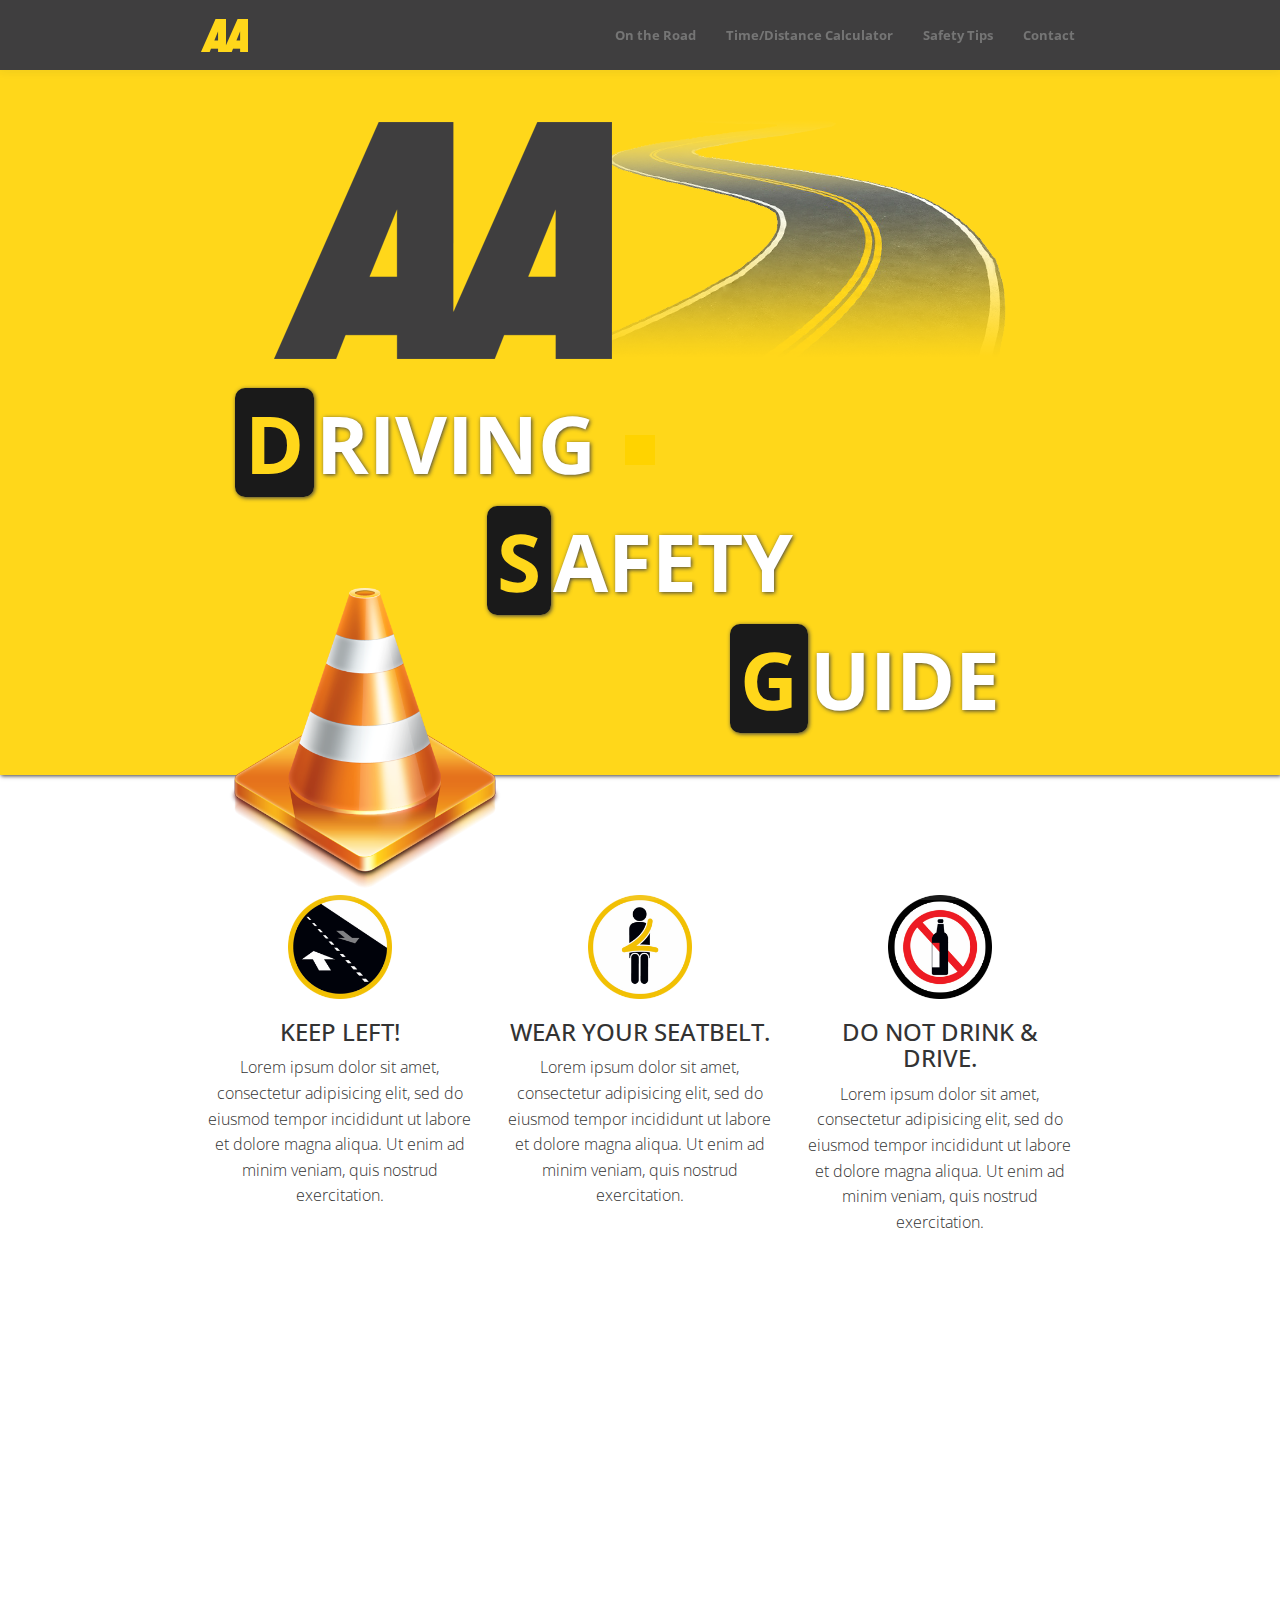
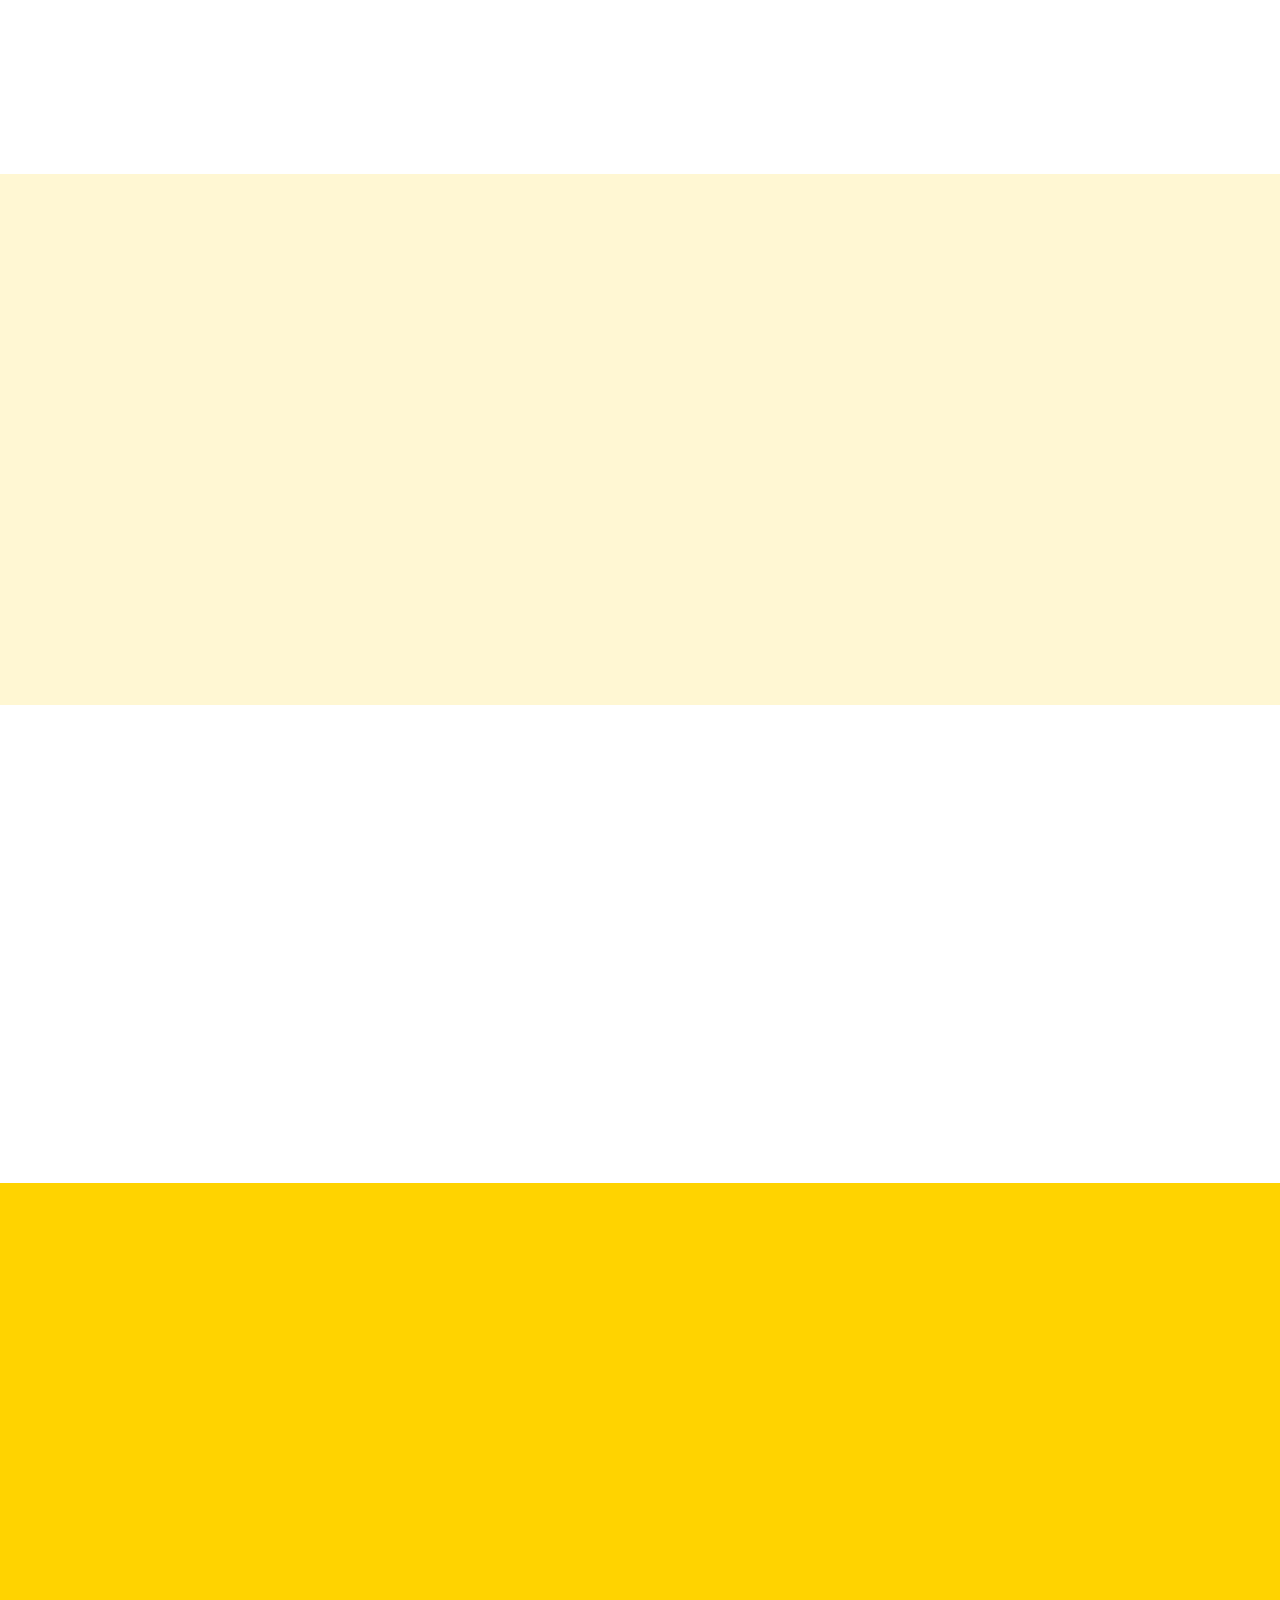
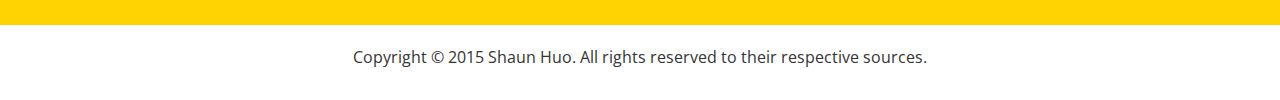
<file: assets/pages/AALanding/index.html>
<!DOCTYPE html>
<html lang="en">
	<head>
		<meta charset="utf-8">
		<title>AA - Driving Safety Guide</title>
		<meta http-equiv="X-UA-Compatible" content="IE=Edge">
		<meta name="viewport" content="width=device-width, initial-scale=1">
		<meta name="keywords" content="">
		<meta name="description" content="">

		<!-- animate css -->
		<link rel="stylesheet" href="assets/css/animate.css">
		<!-- bootstrap css -->
		<link rel="stylesheet" href="assets/css/bootstrap.min.css">
		<!-- google font -->
		<link href='http://fonts.googleapis.com/css?family=Open+Sans:400,300,400italic,700,800' rel='stylesheet' type='text/css'>

		<link rel="stylesheet" href="assets/css/styles.css">
	
	</head>
	<body>
		<!-- start preloader -->
		<div class="preloader">
			<div class="sk-spinner sk-spinner-rotating-plane"></div>
    	 </div>
		<!-- end preloader -->
		
		<!-- start navigation -->
		<nav class="navbar navbar-default navbar-fixed-top templatemo-nav">
			<div class="container">
				<div class="navbar-header">
					<button class="navbar-toggle" data-toggle="collapse" data-target=".navbar-collapse">
						<span class="icon icon-bar"></span>
						<span class="icon icon-bar"></span>
						<span class="icon icon-bar"></span>
					</button>
					<a href="#home" class="navbar-brand"><img src="assets/images/logo.png" alt="AAlogo"></a>
				</div>
				<div class="collapse navbar-collapse">
					<ul class="nav navbar-nav navbar-right">
						<li><a href="#divider">On the Road</a></li>
						<li><a href="#calculator">Time/Distance Calculator</a></li>
						<li><a href="#safety">Safety Tips</a></li>
						<li><a href="#contact">Contact</a></li>
					</ul>
				</div>
			</div>
		</nav>
		<!-- end navigation -->
		<!-- start home -->
		<section id="home">
			<div class="overlay">
				<div class="container">
					<div class="row">
						<div class="col-xs-12">
							<img class="img-responsive logo wow flipInX imgmedia" src="assets/images/logoL.png" data-wow-delay="0.4s" alt="AAlogo">
						</div>
						<div class="col-xs-6">
							<h1 class="wow bounceInLeft" data-wow-delay="0.8s"><span>D</span>RIVING</h1>
						</div>
						
						<div class="col-xs-6 col-xs-offset-3">
							<h1 class="wow bounceInLeft" data-wow-delay="1.3s"><span>S</span>AFETY</h1>
						</div>
						<div class="col-xs-6 col-xs-offset-6">
							<h1 class="wow bounceInLeft" data-wow-delay="1.9s"><span>G</span>UIDE</h1>
						</div>
						<div class="col-xs-6 col-xs-offset-1">
							<img class="cone wow rubberBand" data-wow-delay="0.4s" src="assets/images/cone.png" alt="cone">
						</div>
						<div class="col-lg-3 col-lg-offset-9 templatemo-nav">
							<a href="#divider"><img class="arrow wow bounceInDown" data-wow-delay="3s" src="assets/images/arrow.png" alt="arrow"></a>
						</div>
					</div>
				</div>
			</div>
		</section>
		<!-- end home -->
		<!-- start divider -->
		<section id="divider">
			<div class="container">
				<div class="row">
					<div class="col-md-4 wow bounceInUp" data-wow-delay="0.5s">
						<img src="assets/images/icons/keepleft-icon.png" alt="keepleft">
						<h3 class="text-uppercase">Keep Left!</h3>
						<p>Lorem ipsum dolor sit amet, consectetur adipisicing elit, sed do eiusmod tempor incididunt ut labore et dolore magna aliqua. Ut enim ad minim veniam, quis nostrud exercitation. </p>
					</div>
					<div class="col-md-4 wow bounceInUp" data-wow-delay="0.7s">
						<img src="assets/images/icons/seatbelt-icon.png" alt="seatbelt">
						<h3 class="text-uppercase">Wear your Seatbelt.</h3>
						<p>Lorem ipsum dolor sit amet, consectetur adipisicing elit, sed do eiusmod tempor incididunt ut labore et dolore magna aliqua. Ut enim ad minim veniam, quis nostrud exercitation. </p>
					</div>
					<div class="col-md-4 wow bounceInUp" data-wow-delay="0.9s">
						<img src="assets/images/icons/drunk-icon.png" alt="drunk">
						<h3 class="text-uppercase">Do not drink & drive.</h3>
						<p>Lorem ipsum dolor sit amet, consectetur adipisicing elit, sed do eiusmod tempor incididunt ut labore et dolore magna aliqua. Ut enim ad minim veniam, quis nostrud exercitation. </p>
					</div>
					<div class="col-md-12 wow bounceIn" data-wow-delay="0.3s">
						<h2>On the Road</h2>
					</div>
					<div class="col-md-4 wow bounceInUp" data-wow-delay="1.1s">
						<img src="assets/images/icons/nocell-icon.png" alt="nocell">
						<h3 class="text-uppercase">No mobile phones.</h3>
						<p>Lorem ipsum dolor sit amet, consectetur adipisicing elit, sed do eiusmod tempor incididunt ut labore et dolore magna aliqua. Ut enim ad minim veniam, quis nostrud exercitation. </p>
					</div>
					<div class="col-md-4 wow bounceInUp" data-wow-delay="1.3s">
						<img src="assets/images/icons/condition.png" alt="condition">
						<h3 class="text-uppercase">Drive to the conditions.</h3>
						<p>Lorem ipsum dolor sit amet, consectetur adipisicing elit, sed do eiusmod tempor incididunt ut labore et dolore magna aliqua. Ut enim ad minim veniam, quis nostrud exercitation. </p>
					</div>
					<div class="col-md-4 wow bounceInUp" data-wow-delay="1.5s">
						<img src="assets/images/icons/stop-icon.png" alt="stop">
						<h3 class="text-uppercase">Speed Limit & stop signs.</h3>
						<p>Lorem ipsum dolor sit amet, consectetur adipisicing elit, sed do eiusmod tempor incididunt ut labore et dolore magna aliqua. Ut enim ad minim veniam, quis nostrud exercitation. </p>
					</div>
				</div>
			</div>
		</section>
		<!-- end divider -->

		<!-- start calculator -->
		<section id="calculator">
			<div class="container">
				<div class="row">
					<div class="col-md-6 wow fadeInLeft" data-wow-delay="0.6s">
						<h2 class="text-uppercase">driving time & distance calculator</h2>
						<p>Lorem ipsum dolor sit amet, consectetur adipisicing elit, sed do eiusmod tempor incididunt ut labore et dolore magna aliqua.</p>
						<p>Lorem ipsum dolor sit amet, consectetur adipisicing elit, sed do eiusmod tempor incididunt ut labore et dolore magna aliqua.</p>
						<p>Quis autem velis reprehenderit et quis voluptate velit esse quam.</p>
						<br>
						<a class="clickhere" href="http://www.aatravel.co.nz/main/time-distance-calculator.php">Click Here</a>
					</div>
					<div class="col-md-6 wow fadeInRight" data-wow-delay="0.6s">
						<img src="assets/images/mapicon.png" class="img-responsive" alt="map img">
					</div>
				</div>
			</div>
		</section>
		<!-- end calculator -->

		<!-- start safety -->
		<section id="safety">
			<div class="container">
				<div class="row">
					<div class="col-md-6 wow fadeInLeft" data-wow-delay="0.6s">
						<img src="assets/images/icons/safety-icon.png" class="img-responsive" alt="safety img">
					</div>
					<div class="col-md-6 wow fadeInRight" data-wow-delay="0.6s">
						<h2 class="text-uppercase">Safety Tips</h2>
						<p>Lorem ipsum dolor sit amet, consectetur adipisicing elit, sed do eiusmod tempor incididunt ut labore et dolore magna aliqua.</p>
						<p>Lorem ipsum dolor sit amet, consectetur adipisicing elit, sed do eiusmod tempor incididunt ut labore et dolore magna aliqua.</p>
						<p>Quis autem velis reprehenderit et quis voluptate velit esse quam.</p>
					</div>
				</div>
			</div>
		</section>
		<!-- end safety -->

		<!-- start contact -->
		<section id="contact">
			<div class="overlay">
				<div class="container">
					<div class="row">
						<div class="col-md-6 wow fadeInUp" data-wow-delay="0.6s">
							<h2 class="text-uppercase">Contact Us</h2>
							<p>Lorem ipsum dolor sit amet, consectetur adipisicing elit, sed do eiusmod tempor incididunt ut labore et dolore magna aliqua. Ut enim ad minim veniam, quis nostrud exercitation. </p>
							<address>
								<p>1234 Street Name, City Name, New Zealand</p>
								<p>(09) 1234567 / (021) 123 4567</p>
								<p>info@aa.co.nz</p>
							</address>
						</div>
						<div class="col-md-6 wow fadeInUp" data-wow-delay="0.8s">
							<div class="contact-form">
								<form action="#" method="post">
									<div class="col-md-6">
										<input type="text" class="form-control" placeholder="Name">
									</div>
									<div class="col-md-6">
										<input type="email" class="form-control" placeholder="Email">
									</div>
									<div class="col-md-12">
										<input type="text" class="form-control" placeholder="Subject">
									</div>
									<div class="col-md-12">
										<textarea class="form-control" placeholder="Message" rows="4"></textarea>
									</div>
									<div class="col-md-8">
										<input type="submit" class="form-control text-uppercase" value="Send">
									</div>
								</form>
							</div>
						</div>
					</div>
				</div>
			</div>
		</section>
		<!-- end contact -->

		<!-- start footer -->
		<footer>
			<div class="container">
				<div class="row">
					<p>Copyright &copy; 2015 Shaun Huo. All rights reserved to their respective sources.</p>
				</div>
			</div>
		</footer>
		<!-- end footer -->
		<script src="assets/js/jquery.js"></script>
		<script src="assets/js/bootstrap.min.js"></script>
		<script src="assets/js/wow.min.js"></script>
		<script src="assets/js/jquery.singlePageNav.min.js"></script>
		<script src="assets/js/main.js"></script>
	</body>
</html>
</file>
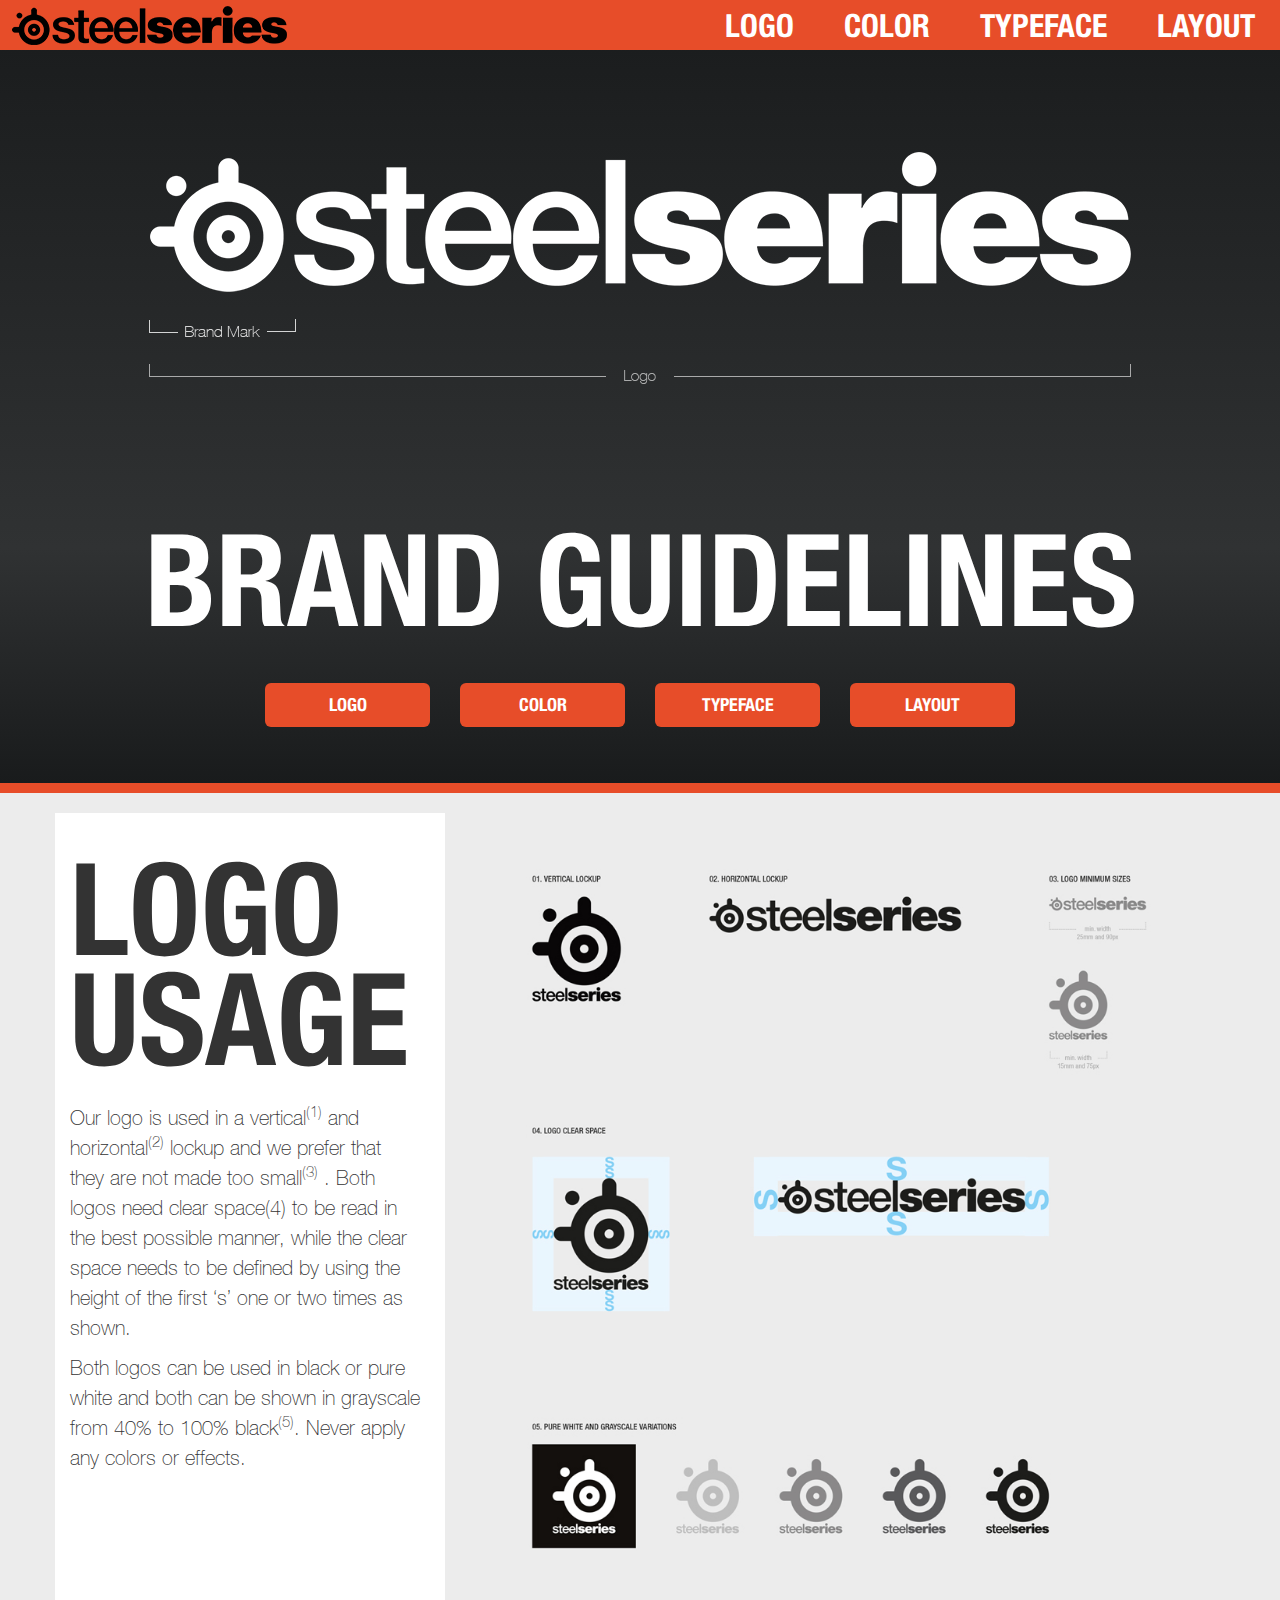
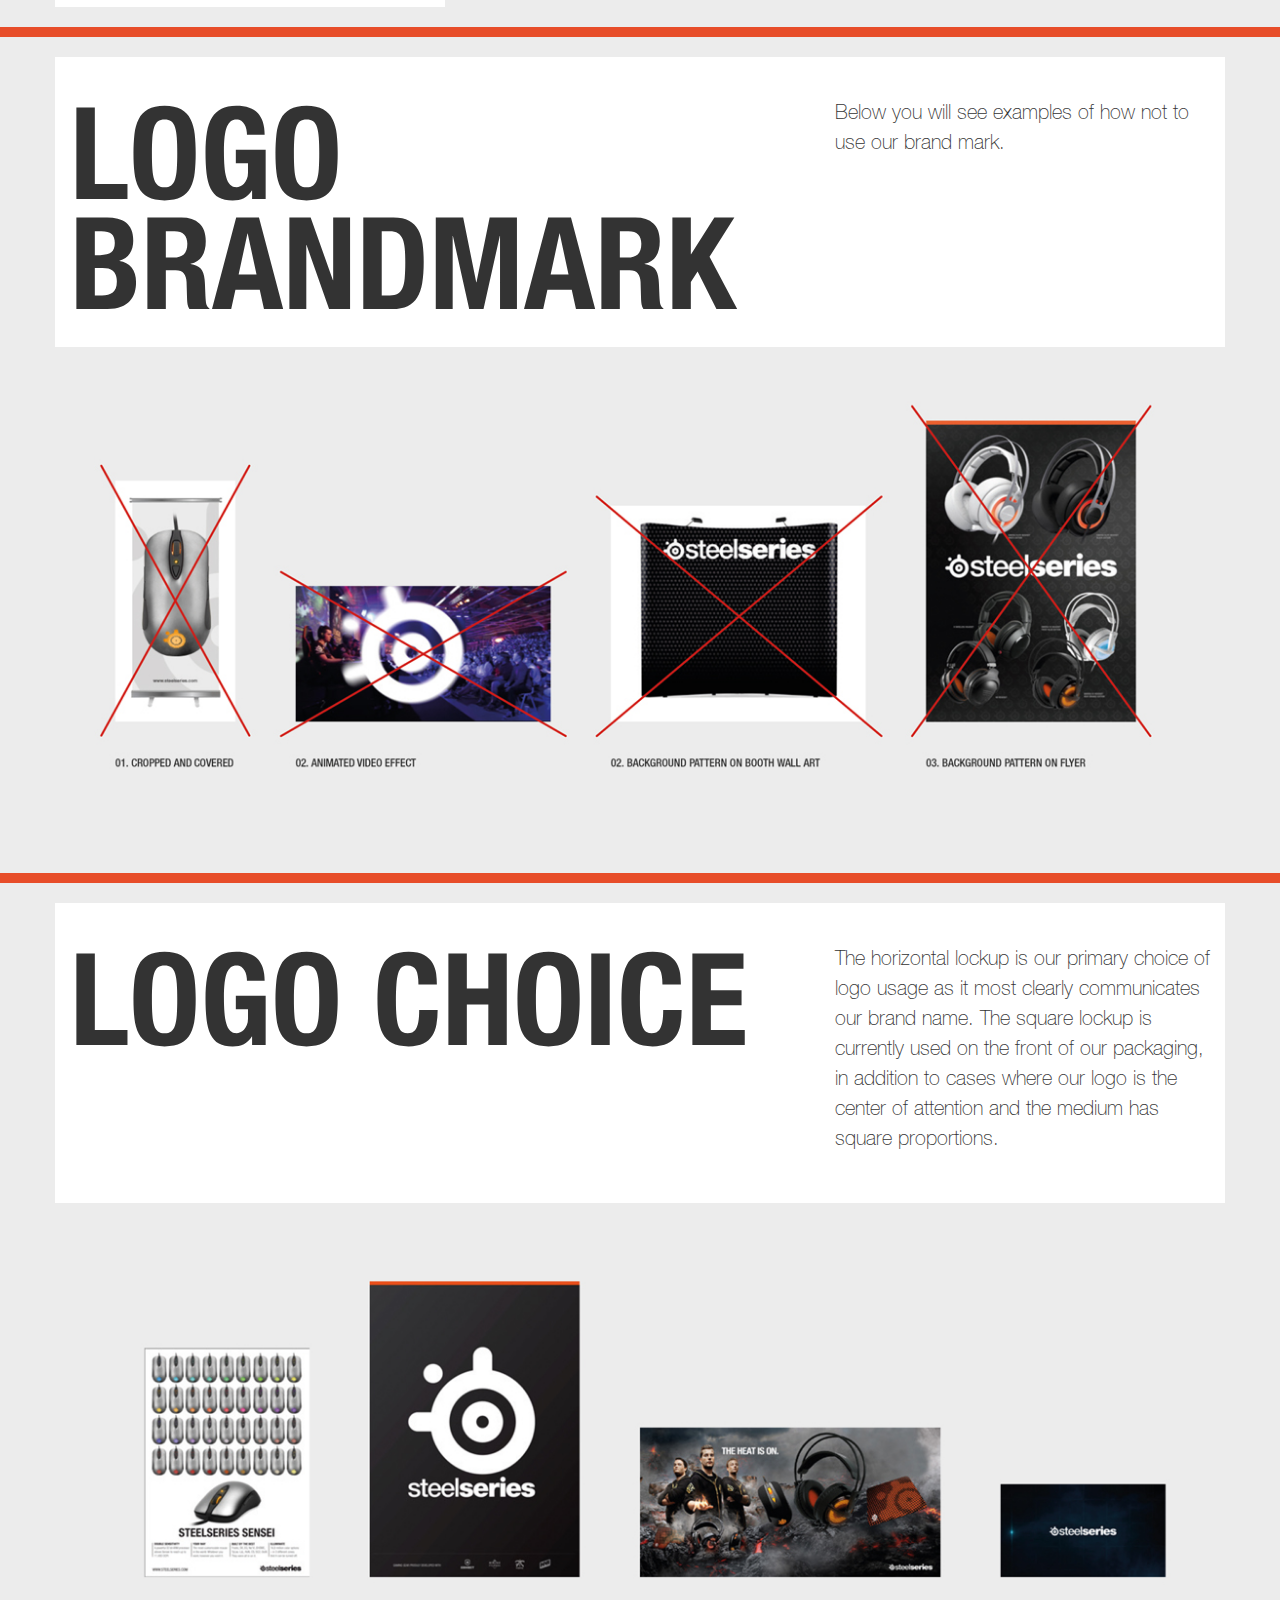
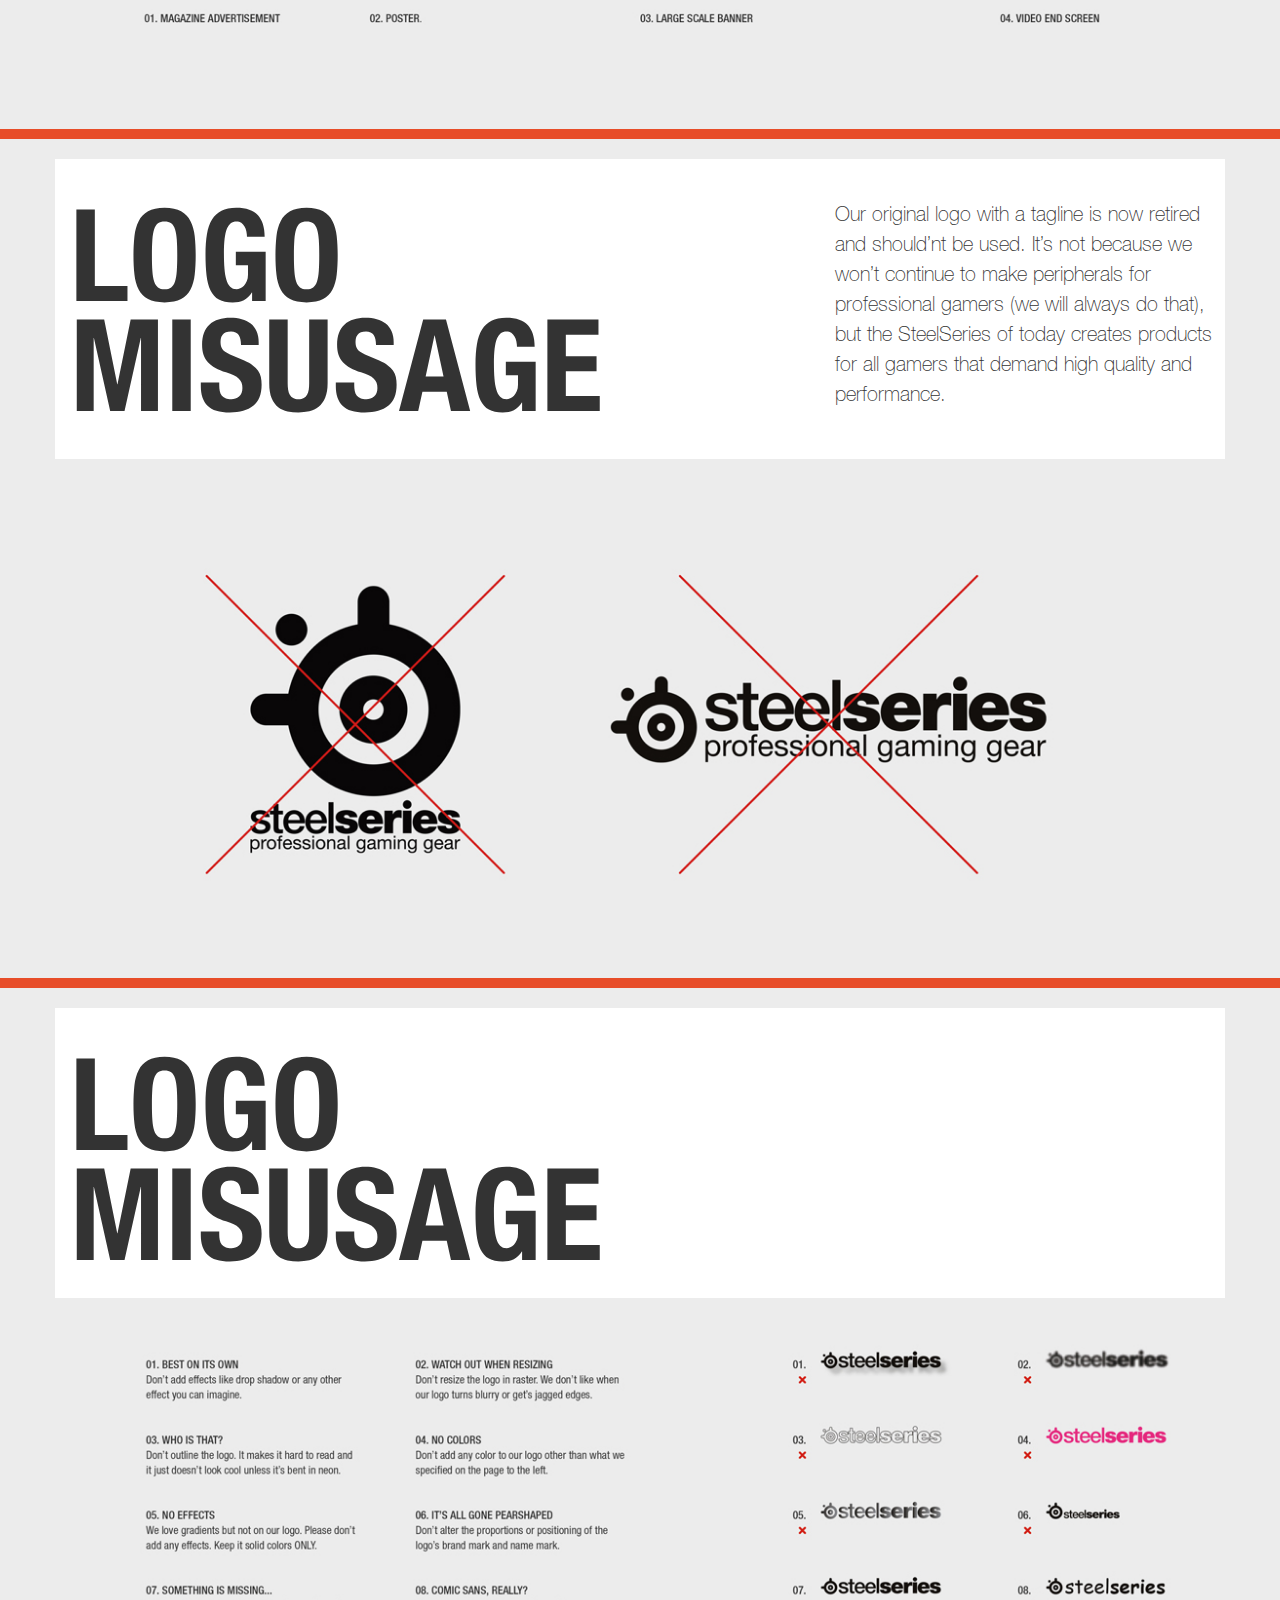
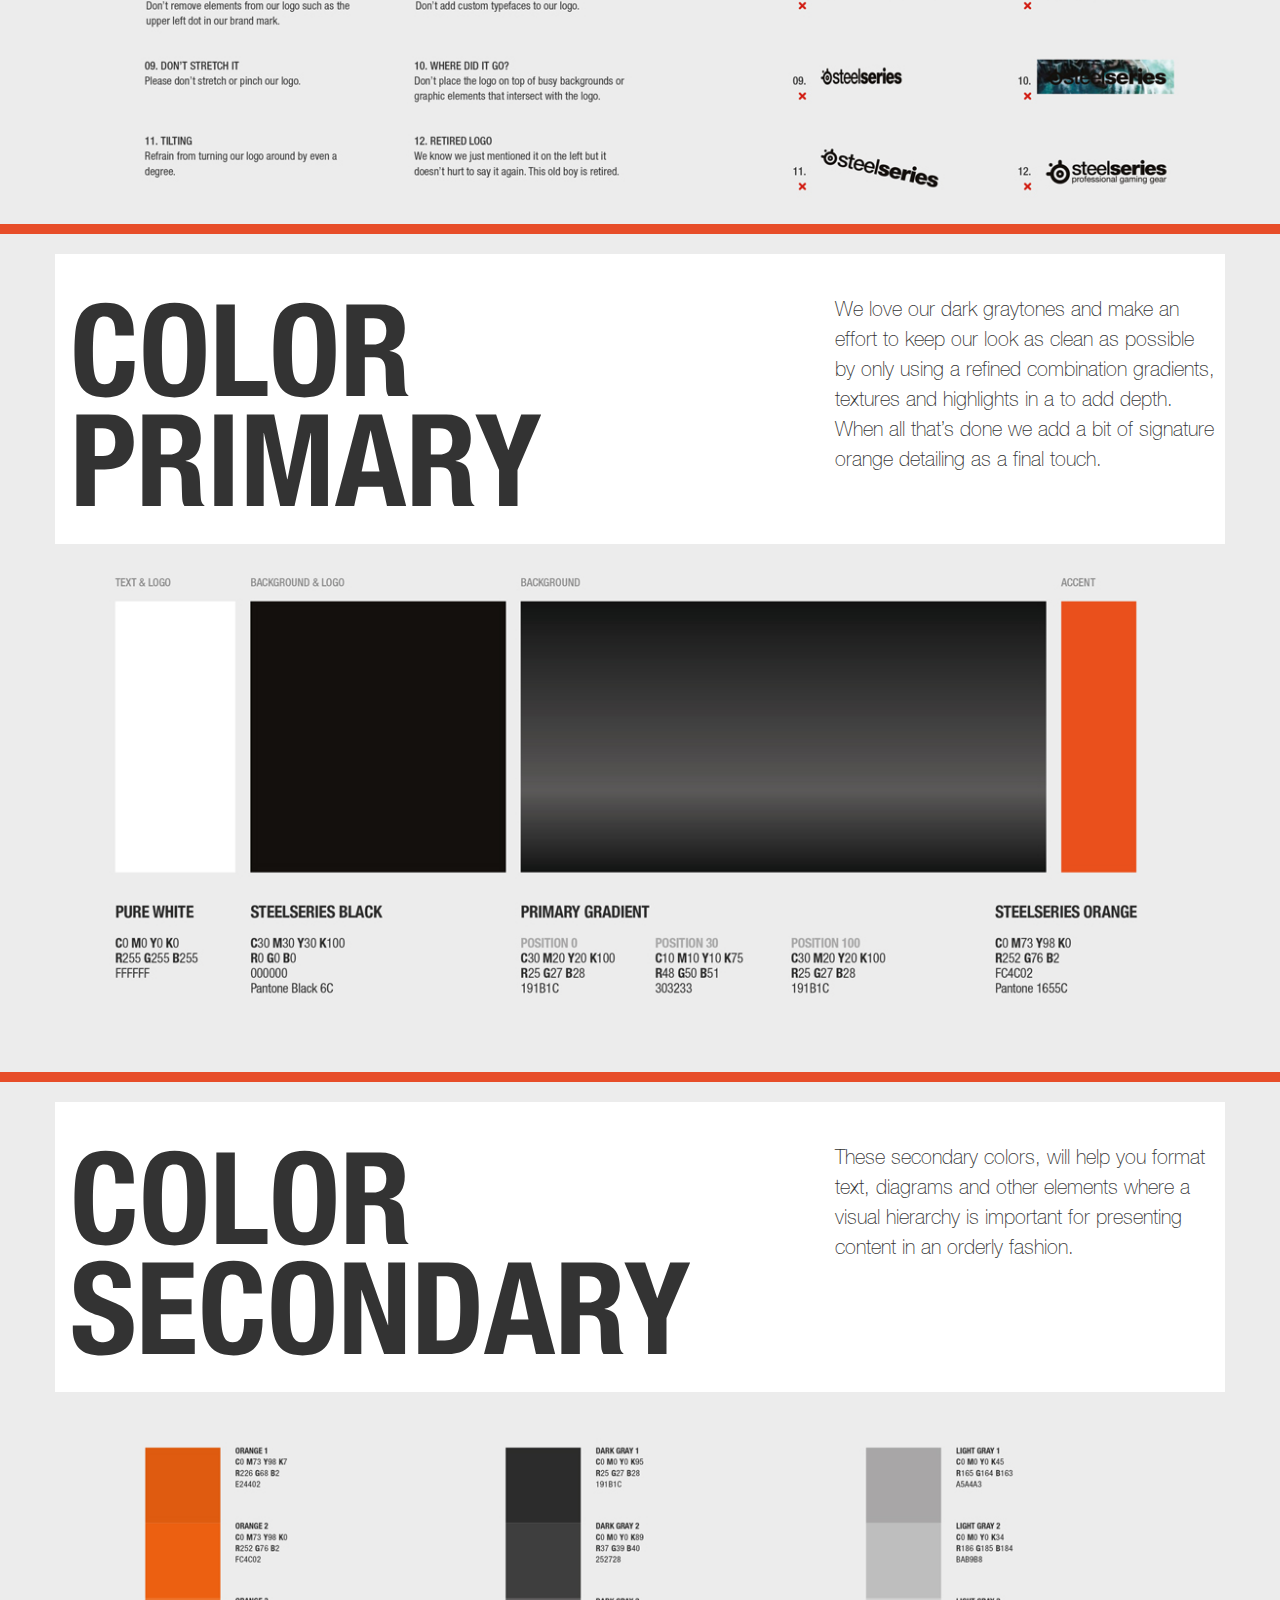
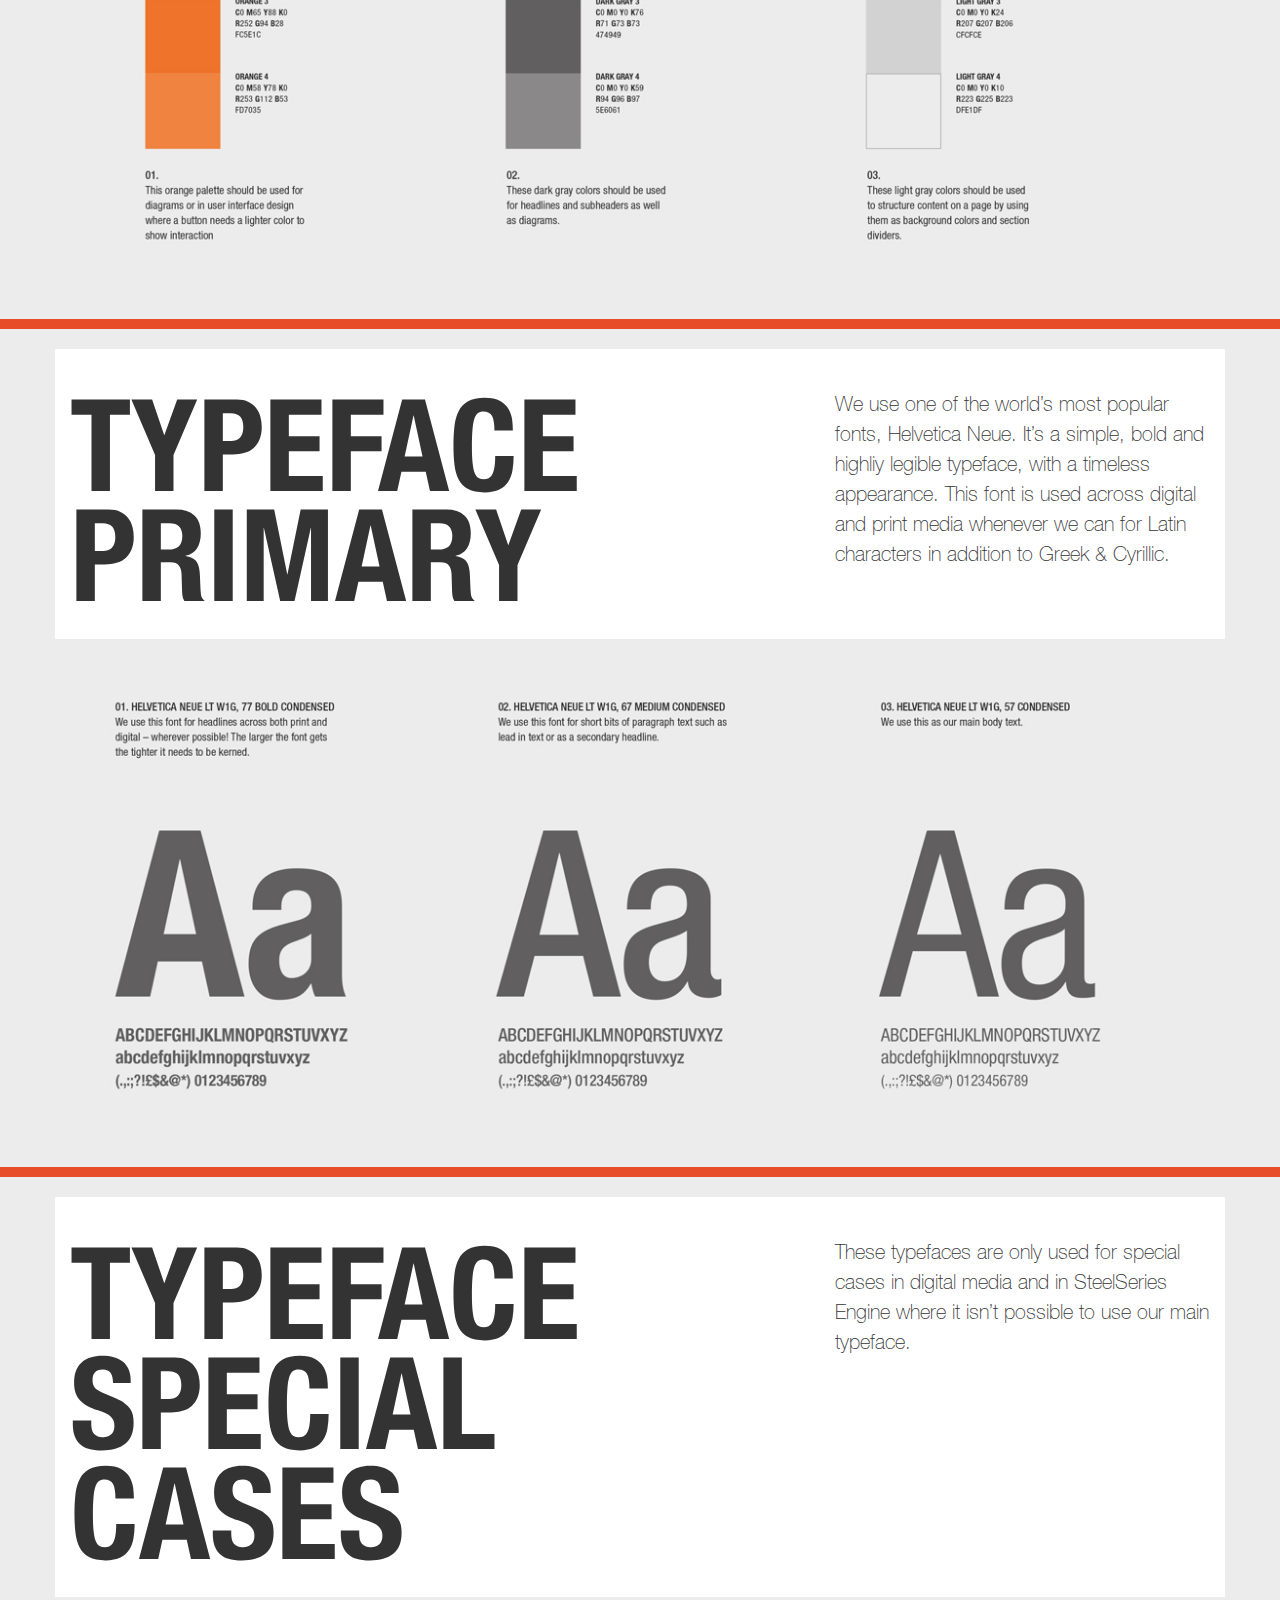
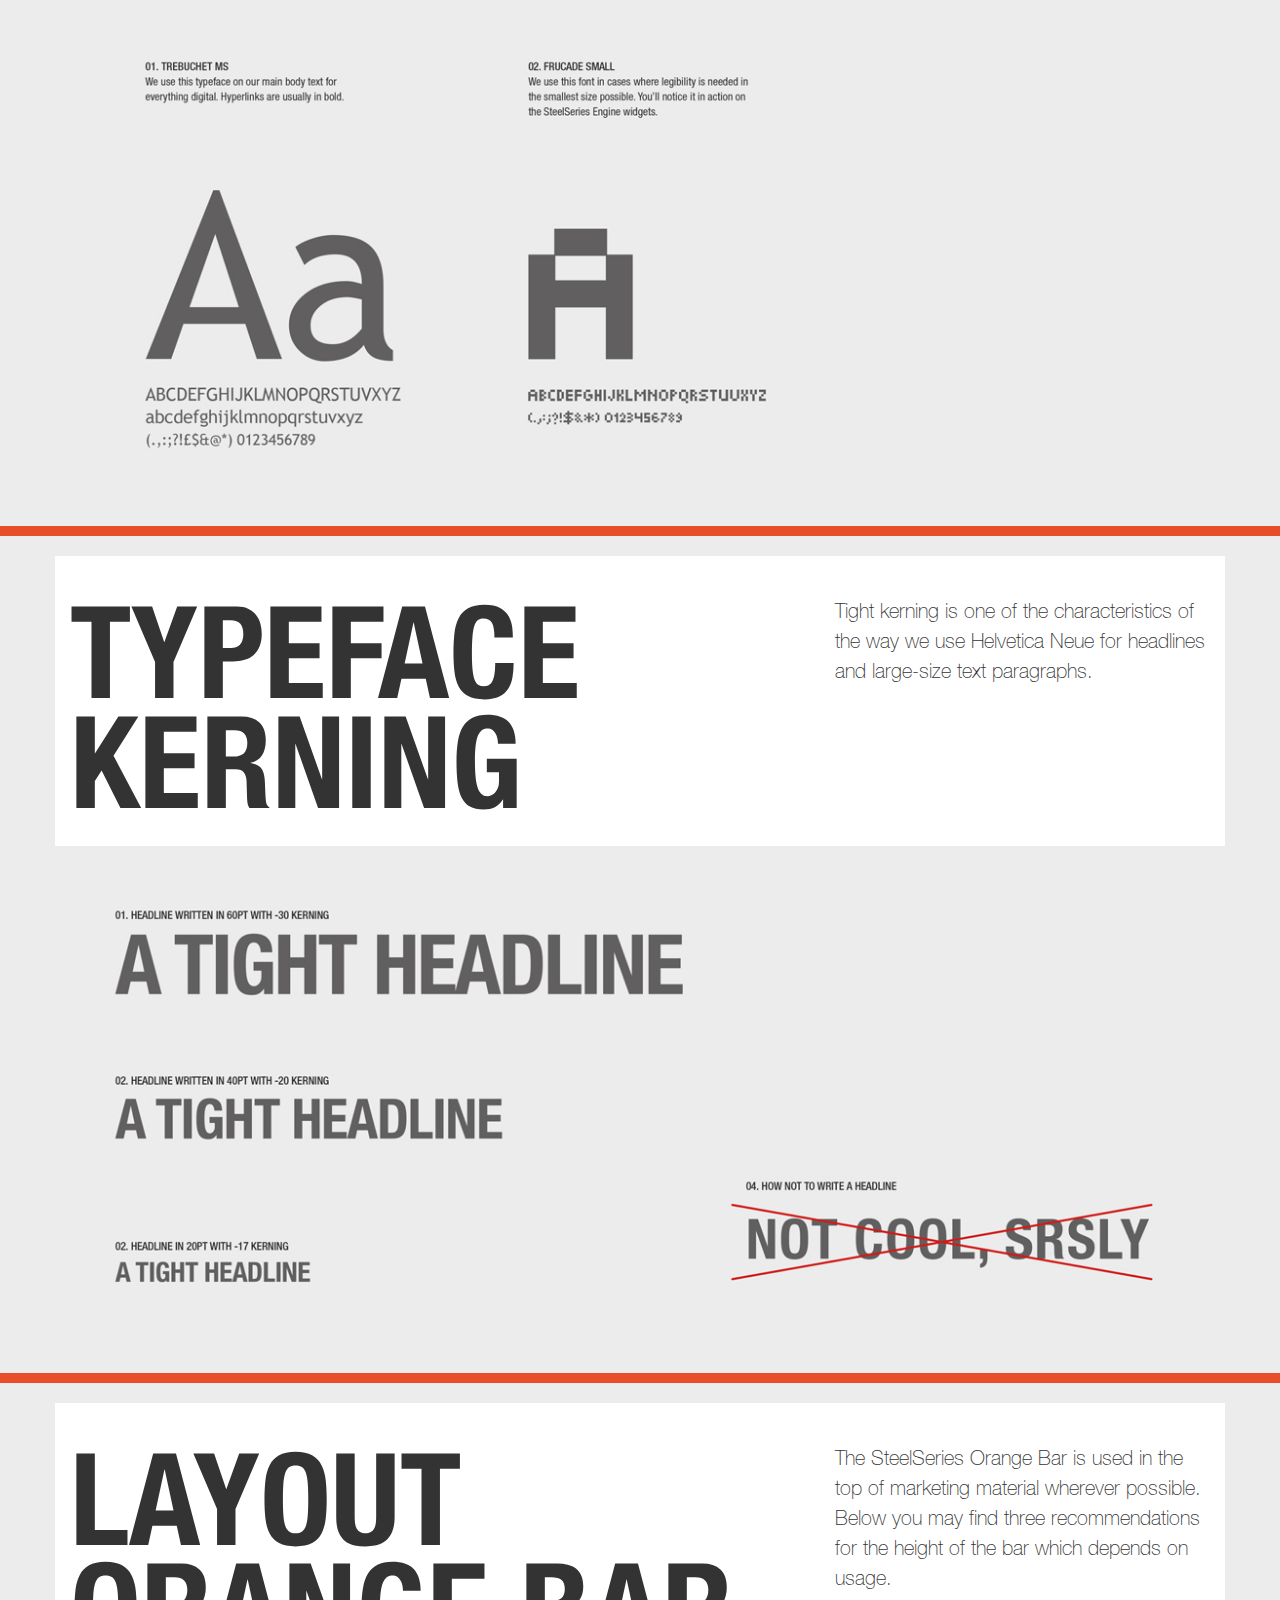
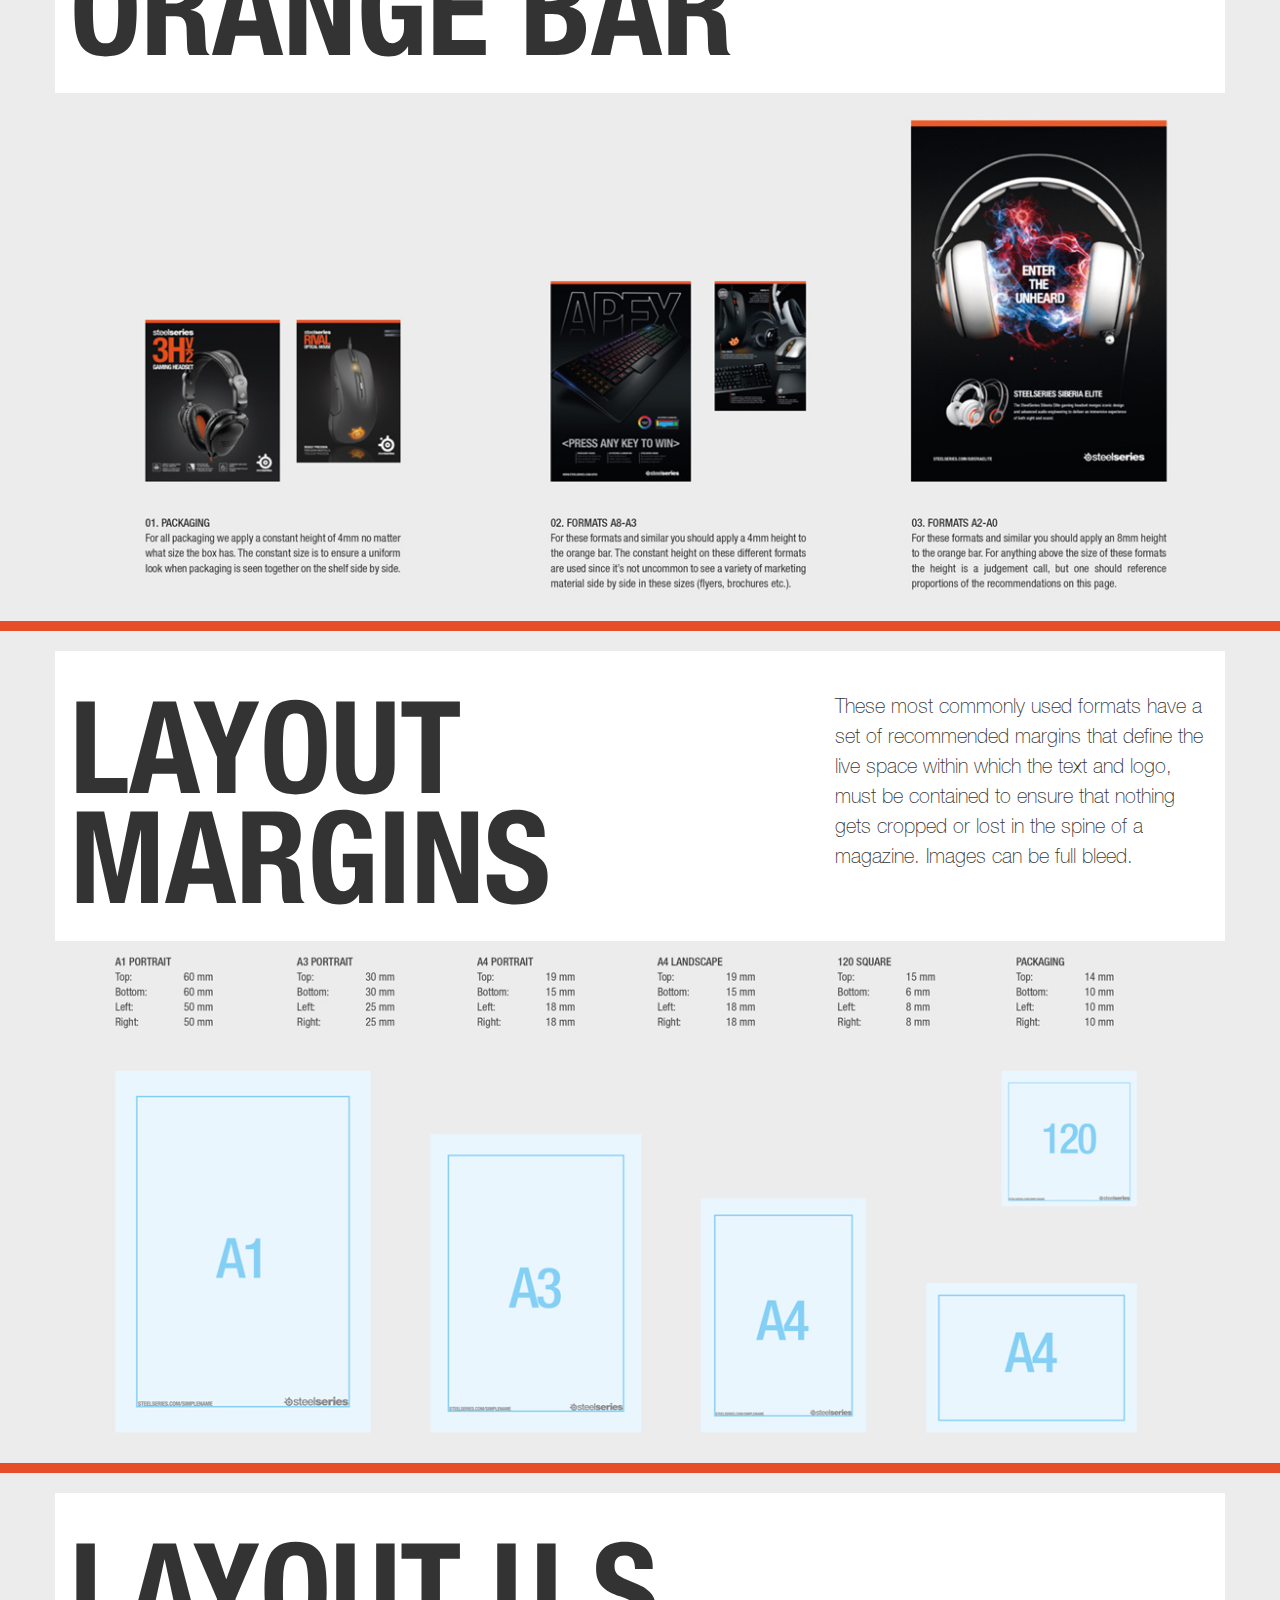
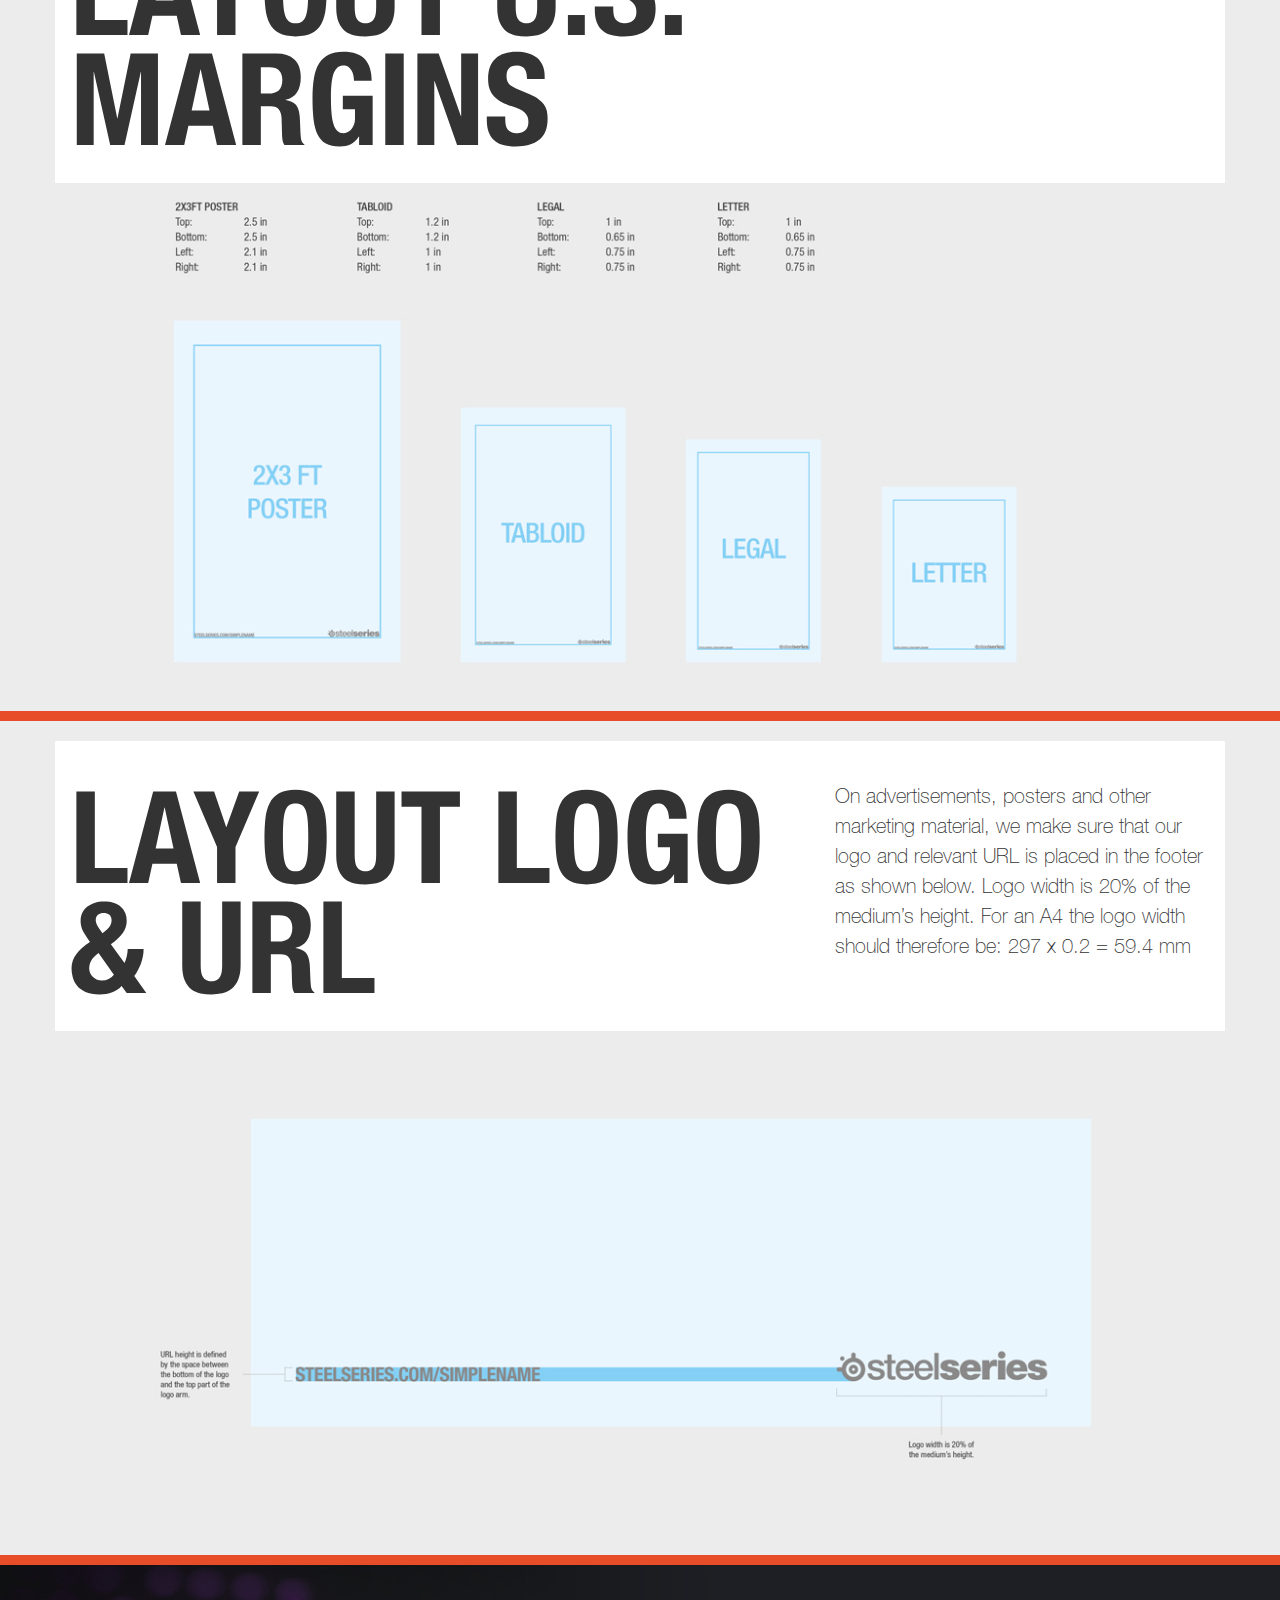
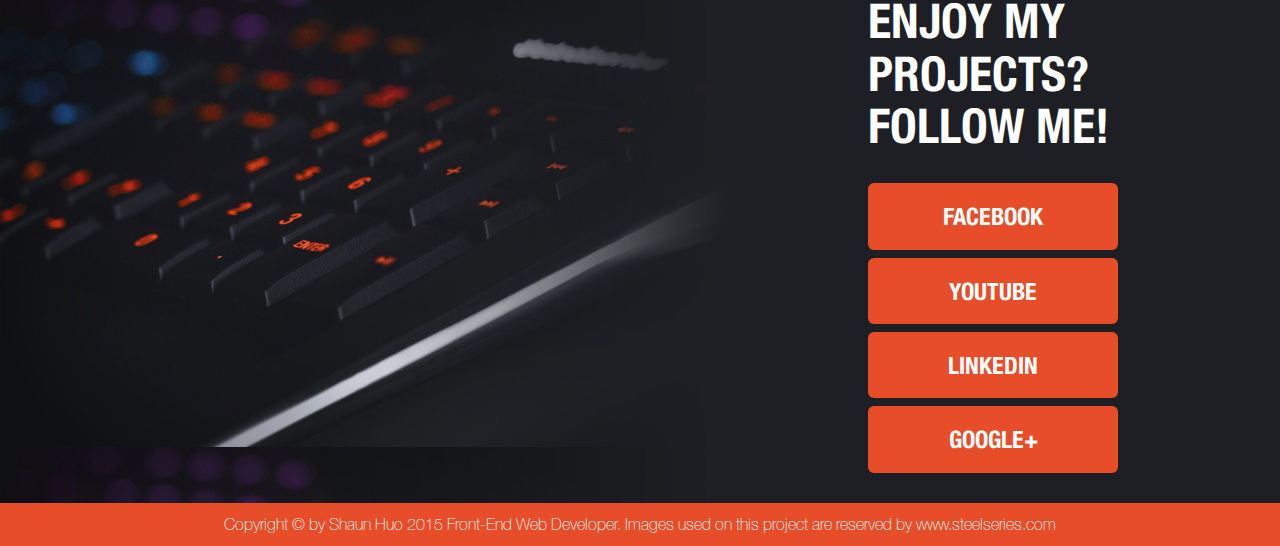
<file: assets/pages/brand-guideline/index.html>
<!DOCTYPE html>
<html lang="en">
<head>
	<meta charset="UTF-8">
	<meta name="viewport" content="width=device-width, initial-scale=1">
	<title>Steelseries Brand Guidelines</title>
	<link rel="shortcut icon" type="image/png" href="assets/img/favicon.png"/>
	<link rel="stylesheet" href="https://maxcdn.bootstrapcdn.com/bootstrap/3.3.5/css/bootstrap.min.css">
	<link rel="stylesheet" href="assets/css/style.css">
</head>
<body>
<span class="anchor" id="home"></span>
	<header>
		<nav class="navbar navbar-default navbar-fixed-top">
		  <div class="container-fluid">
		    <!-- Brand and toggle get grouped for better mobile display -->
		    <div class="navbar-header">
		      <button type="button" class="navbar-toggle collapsed" data-toggle="collapse" data-target="#bs-example-navbar-collapse-1" aria-expanded="false">
		        <span class="sr-only">Toggle navigation</span>
		        <span class="icon-bar"></span>
		        <span class="icon-bar"></span>
		        <span class="icon-bar"></span>
		      </button>
		      <a class="navbar-brand icon scroll" href="#home">
		      	<img src="assets/img/icon.png" alt="ssicon">
		      </a>
		    </div>

		    <!-- Collect the nav links, forms, and other content for toggling -->
		    <div class="collapse navbar-collapse" id="bs-example-navbar-collapse-1">
		      <ul class="nav navbar-nav navbar-right">
		        <li class="dropdown">
		          <a href="#" class="dropdown-toggle custom-nav" data-toggle="dropdown" role="button" aria-haspopup="true" aria-expanded="false">LOGO</a>
		          <ul class="dropdown-menu">
		            <li><a class="scroll" href="#logousage">USAGE</a></li>
		            <li><a class="scroll" href="#logobrandmark">BRANDMARK</a></li>
		            <li><a class="scroll" href="#logochoice">CHOICE</a></li>
		            <li><a class="scroll" href="#logomisusage">MISUSAGE</a></li>
		          </ul>
		        </li>
		        <li class="dropdown">
		          <a href="#" class="dropdown-toggle custom-nav" data-toggle="dropdown" role="button" aria-haspopup="true" aria-expanded="false">COLOR</a>
		          <ul class="dropdown-menu">
		            <li><a class="scroll" href="#colorprimary">PRIMARY</a></li>
		            <li><a class="scroll" href="#colorsecondary">SECONDARY</a></li>
		          </ul>
		        </li>
		        <li class="dropdown">
		          <a href="#" class="dropdown-toggle custom-nav" data-toggle="dropdown" role="button" aria-haspopup="true" aria-expanded="false">TYPEFACE</a>
		          <ul class="dropdown-menu">
		            <li><a class="scroll" href="#typefaceprimary">PRIMARY</a></li>
		            <li><a class="scroll" href="#typefacespecial">SPECIAL CASES</a></li>
		            <li><a class="scroll" href="#typefacekerning">KERNING</a></li>
		          </ul>
		        </li>
		        <li class="dropdown">
		          <a href="#" class="dropdown-toggle custom-nav" data-toggle="dropdown" role="button" aria-haspopup="true" aria-expanded="false">LAYOUT</a>
		          <ul class="dropdown-menu">
		            <li><a class="scroll" href="#layoutorangebar">ORANGE BAR</a></li>
		            <li><a class="scroll" href="#layoutmargins">MARGINS</a></li>
		            <li><a class="scroll" href="#layoutusmargins">U.S. MARGINS</a></li>
		            <li><a class="scroll" href="#layoutlogourl">LOGO & URL</a></li>
		          </ul>
		        </li>
		      </ul>
		    </div><!-- /.navbar-collapse -->
		  </div><!-- /.container-fluid -->
		</nav>
	</header>
	<div class="jumbotron banner">
	  <div class="container">
	  	<img src="assets/img/banner.png" alt="bannerlogo">
	  	<div class="row">
	  		<div class="col-xs-12">
	  			<h1>BRAND GUIDELINES</h1>
	  		</div>
	  	</div> <!-- row -->
	  	<br>
	    <div class="row">
	    	<div class="col-md-2 col-md-offset-2">
	    		<a class="btn btn-primary btn-lg custom-btn scroll" href="#logousage" role="button">LOGO</a>
	    	</div>
		    <div class="col-md-2">
	    		<a class="btn btn-primary btn-lg custom-btn scroll" href="#colorprimary" role="button">COLOR</a>
	    	</div>
	    	<div class="col-md-2">
	    		<a class="btn btn-primary btn-lg custom-btn scroll" href="#typefaceprimary" role="button">TYPEFACE</a>
	    	</div>
	    	<div class="col-md-2">
	    		<a class="btn btn-primary btn-lg custom-btn scroll" href="#layoutorangebar" role="button">LAYOUT</a>
	    	</div>
		</div> <!-- row -->
	  </div> <!-- container -->
	</div><!-- jumbotron banner-->
	<hr style="margin-top:0;">
	<span class="anchor" id="logousage"></span>
	<div class="container">
		<div class="row bgwhite">
			<div class="col-md-4">
				<h2>LOGO USAGE</h2>
				<p>Our logo is used in a vertical<sup>(1)</sup> and horizontal<sup>(2)</sup> lockup and we prefer that they are not made too small<sup>(3)</sup> . Both logos need clear space(4) to be read in the best possible manner, while the clear space needs to be defined by using the height of the first ‘s’ one or two times as shown.</p>

				<p>Both logos can be used in black or pure white and both can be shown in grayscale from 40% to 100% black<sup>(5)</sup>. Never apply any colors or effects.</p>
			</div>
			<div class="col-md-8 nopadding">
				<img class="imgblock" src="assets/img/logousage.jpg" alt="logousage">
			</div>
		</div> <!-- row -->
	</div> <!-- container -->
	<hr>
	<span class="anchor" id="logobrandmark"></span>
	<div class="container">
		<div class="row bgwhite">
			<div class="col-md-8">
				<h2>LOGO BRANDMARK</h2>
			</div>
			<div class="col-md-4 para">
				<p>Below you will see examples of how not to use our brand mark.</p>
			</div>
			<div class="col-md-12 nopadding">
				<img class="imgblock" src="assets/img/logobrandmark.jpg" alt="logobrandmark">
			</div>
		</div> <!-- row -->
	</div> <!-- container -->
	<hr>
	<span class="anchor" id="logochoice"></span>
	<div class="container">
		<div class="row bgwhite">
			<div class="col-md-8">
				<h2>LOGO CHOICE</h2>
			</div>
			<div class="col-md-4 para">
				<p>The horizontal lockup is our primary choice of logo usage as it most clearly communicates our brand name. The square lockup is currently used on the front of our packaging, in addition to cases where our logo is the center of attention and the medium has square proportions.</p>
			</div>
			<div class="col-md-12 nopadding">
				<img class="imgblock" src="assets/img/logochoice.jpg" alt="logobrandmark">
			</div>
		</div> <!-- row -->
	</div> <!-- container -->
	<hr>
	<span class="anchor" id="logomisusage"></span>
	<div class="container">
		<div class="row bgwhite">
			<div class="col-md-8">
				<h2>LOGO MISUSAGE</h2>
			</div>
			<div class="col-md-4 para">
				<p>Our original logo with a tagline is now retired and should’nt be used. It’s not because we won’t continue to make peripherals for professional gamers (we will always do that), but the SteelSeries of today creates products for all gamers that demand high quality and performance.</p>
			</div>
			<div class="col-md-12 nopadding">
				<img class="imgblock" src="assets/img/logomisusage.jpg" alt="logomisusage">
			</div>
		</div> <!-- row -->
	</div> <!-- container -->
	<hr>
	<div class="container">
		<div class="row bgwhite">
			<div class="col-md-8">
				<h2>LOGO MISUSAGE</h2>
			</div>
			<div class="col-md-12 nopadding">
				<img class="imgblock" src="assets/img/logomisusage2.jpg" alt="logomisusage2">
			</div>
		</div> <!-- row -->
	</div> <!-- container -->
	<hr>
	<span class="anchor" id="colorprimary"></span>
	<div class="container">
		<div class="row bgwhite">
			<div class="col-md-8">
				<h2>COLOR PRIMARY</h2>
			</div>
			<div class="col-md-4 para">
				<p>We love our dark graytones and make an effort to keep our look as clean as possible by only using a refined combination gradients, textures and highlights in a to add depth. When all that’s done we add a bit of signature orange detailing as a final touch.</p>
			</div>
			<div class="col-md-12 nopadding">
				<img class="imgblock" src="assets/img/colorprimary.jpg" alt="colorprimary">
			</div>
		</div> <!-- row -->
	</div> <!-- container -->
	<hr>
	<span class="anchor" id="colorsecondary"></span>
	<div class="container">
		<div class="row bgwhite">
			<div class="col-md-8">
				<h2>COLOR SECONDARY</h2>
			</div>
			<div class="col-md-4 para">
				<p>These secondary colors, will help you format text, diagrams and other elements where a visual hierarchy is important for presenting content in an orderly fashion.</p>
			</div>
			<div class="col-md-12 nopadding">
				<img class="imgblock" src="assets/img/colorsecondary.jpg" alt="colorsecondary">
			</div>
		</div> <!-- row -->
	</div> <!-- container -->
	<hr>
	<span class="anchor" id="typefaceprimary"></span>
	<div class="container">
		<div class="row bgwhite">
			<div class="col-md-8">
				<h2>TYPEFACE PRIMARY</h2>
			</div>
			<div class="col-md-4 para">
				<p>We use one of the world’s most popular fonts, Helvetica Neue. It’s a simple, bold and highliy legible typeface, with a timeless appearance. This font is used across digital and print media whenever we can for Latin characters in addition to Greek & Cyrillic.</p>
			</div>
			<div class="col-md-12 nopadding">
				<img class="imgblock" src="assets/img/typefaceprimary.jpg" alt="typefaceprimary">
			</div>
		</div> <!-- row -->
	</div> <!-- container -->
	<hr>
	<span class="anchor" id="typefacespecial"></span>
	<div class="container">
		<div class="row bgwhite">
			<div class="col-md-8">
				<h2>TYPEFACE SPECIAL CASES</h2>
			</div>
			<div class="col-md-4 para">
				<p>These typefaces are only used for special cases in digital media and in SteelSeries Engine where it isn’t possible to use our main typeface.</p>
			</div>
			<div class="col-md-12 nopadding">
				<img class="imgblock" src="assets/img/typefacespecial.jpg" alt="typefacespecial">
			</div>
		</div> <!-- row -->
	</div> <!-- container -->
	<hr>
	<span class="anchor" id="typefacekerning"></span>
	<div class="container">
		<div class="row bgwhite">
			<div class="col-md-8">
				<h2>TYPEFACE KERNING</h2>
			</div>
			<div class="col-md-4 para">
				<p>Tight kerning is one of the characteristics of the way we use Helvetica Neue for headlines and large-size text paragraphs.</p>
			</div>
			<div class="col-md-12 nopadding">
				<img class="imgblock" src="assets/img/typefacekerning.jpg" alt="typefacekerning">
			</div>
		</div> <!-- row -->
	</div> <!-- container -->
	<hr>
	<span class="anchor" id="layoutorangebar"></span>
	<div class="container">
		<div class="row bgwhite">
			<div class="col-md-8">
				<h2>LAYOUT ORANGE BAR</h2>
			</div>
			<div class="col-md-4 para">
				<p>The SteelSeries Orange Bar is used in the top of marketing material wherever possible. Below you may find three recommendations for the height of the bar which depends on usage.</p>
			</div>
			<div class="col-md-12 nopadding">
				<img class="imgblock" src="assets/img/layoutorangebar.jpg" alt="layoutorangebar">
			</div>
		</div> <!-- row -->
	</div> <!-- container -->
	<hr>
	<span class="anchor" id="layoutmargins"></span>
	<div class="container">
		<div class="row bgwhite">
			<div class="col-md-8">
				<h2>LAYOUT MARGINS</h2>
			</div>
			<div class="col-md-4 para">
				<p>These most commonly used formats have a set of recommended margins that define the live space within which the text and logo, must be contained to ensure that nothing gets cropped or lost in the spine of a magazine. Images can be full bleed.</p>
			</div>
			<div class="col-md-12 nopadding">
				<img class="imgblock" src="assets/img/layoutmargins.jpg" alt="layoutmargins">
			</div>
		</div> <!-- row -->
	</div> <!-- container -->
	<hr>
	<span class="anchor" id="layoutusmargins"></span>
	<div class="container">
		<div class="row bgwhite">
			<div class="col-md-8">
				<h2>LAYOUT U.S. MARGINS</h2>
			</div>
			<div class="col-md-12 nopadding">
				<img class="imgblock" src="assets/img/layoutusmargins.jpg" alt="layoutusmargins">
			</div>
		</div> <!-- row -->
	</div> <!-- container -->
	<hr>
	<span class="anchor" id="layoutlogourl"></span>
	<div class="container">
		<div class="row bgwhite">
			<div class="col-md-8">
				<h2>LAYOUT LOGO & URL</h2>
			</div>
			<div class="col-md-4 para">
				<p>On advertisements, posters and other marketing material, we make sure that our logo and relevant URL is placed in the footer as shown below. Logo width is 20% of the medium’s height. For an A4 the logo width should therefore be: 297 x 0.2 = 59.4 mm</p>
			</div>
			<div class="col-md-12 nopadding">
				<img class="imgblock" src="assets/img/layoutlogourl.jpg" alt="layoutlogourl">
			</div>
		</div> <!-- row -->
	</div> <!-- container -->
	<hr style="margin-bottom:0;">
	<footer>
		<div class="container footerbanner">
			<div class="row">
				<div class="col-sm-4 col-sm-offset-8">
					<h2>ENJOY MY PROJECTS?<br>FOLLOW ME!</h2>
					<ul>
						<li><a class="btn btn-primary btn-lg custom-btn" href="#"><h3>FACEBOOK</h3></a></li>
						<li><a class="btn btn-primary btn-lg custom-btn" href="#"><h3>YOUTUBE</h3></a></li>
						<li><a class="btn btn-primary btn-lg custom-btn" href="#"><h3>LINKEDIN</h3></a></li>
						<li><a class="btn btn-primary btn-lg custom-btn" href="#"><h3>GOOGLE+</h3></a></li>
					</ul>
				</div>
			</div>
		</div>
		<p class="text-center copyright">Copyright &copy; by Shaun Huo 2015 Front-End Web Developer. Images used on this project are reserved by www.steelseries.com</p>
	</footer>
	<script src="https://ajax.googleapis.com/ajax/libs/jquery/1.11.3/jquery.min.js"></script>
	<script src="https://maxcdn.bootstrapcdn.com/bootstrap/3.3.5/js/bootstrap.min.js"></script>
	<script src="assets/js/main.js"></script>
</body>
</html>
</file>
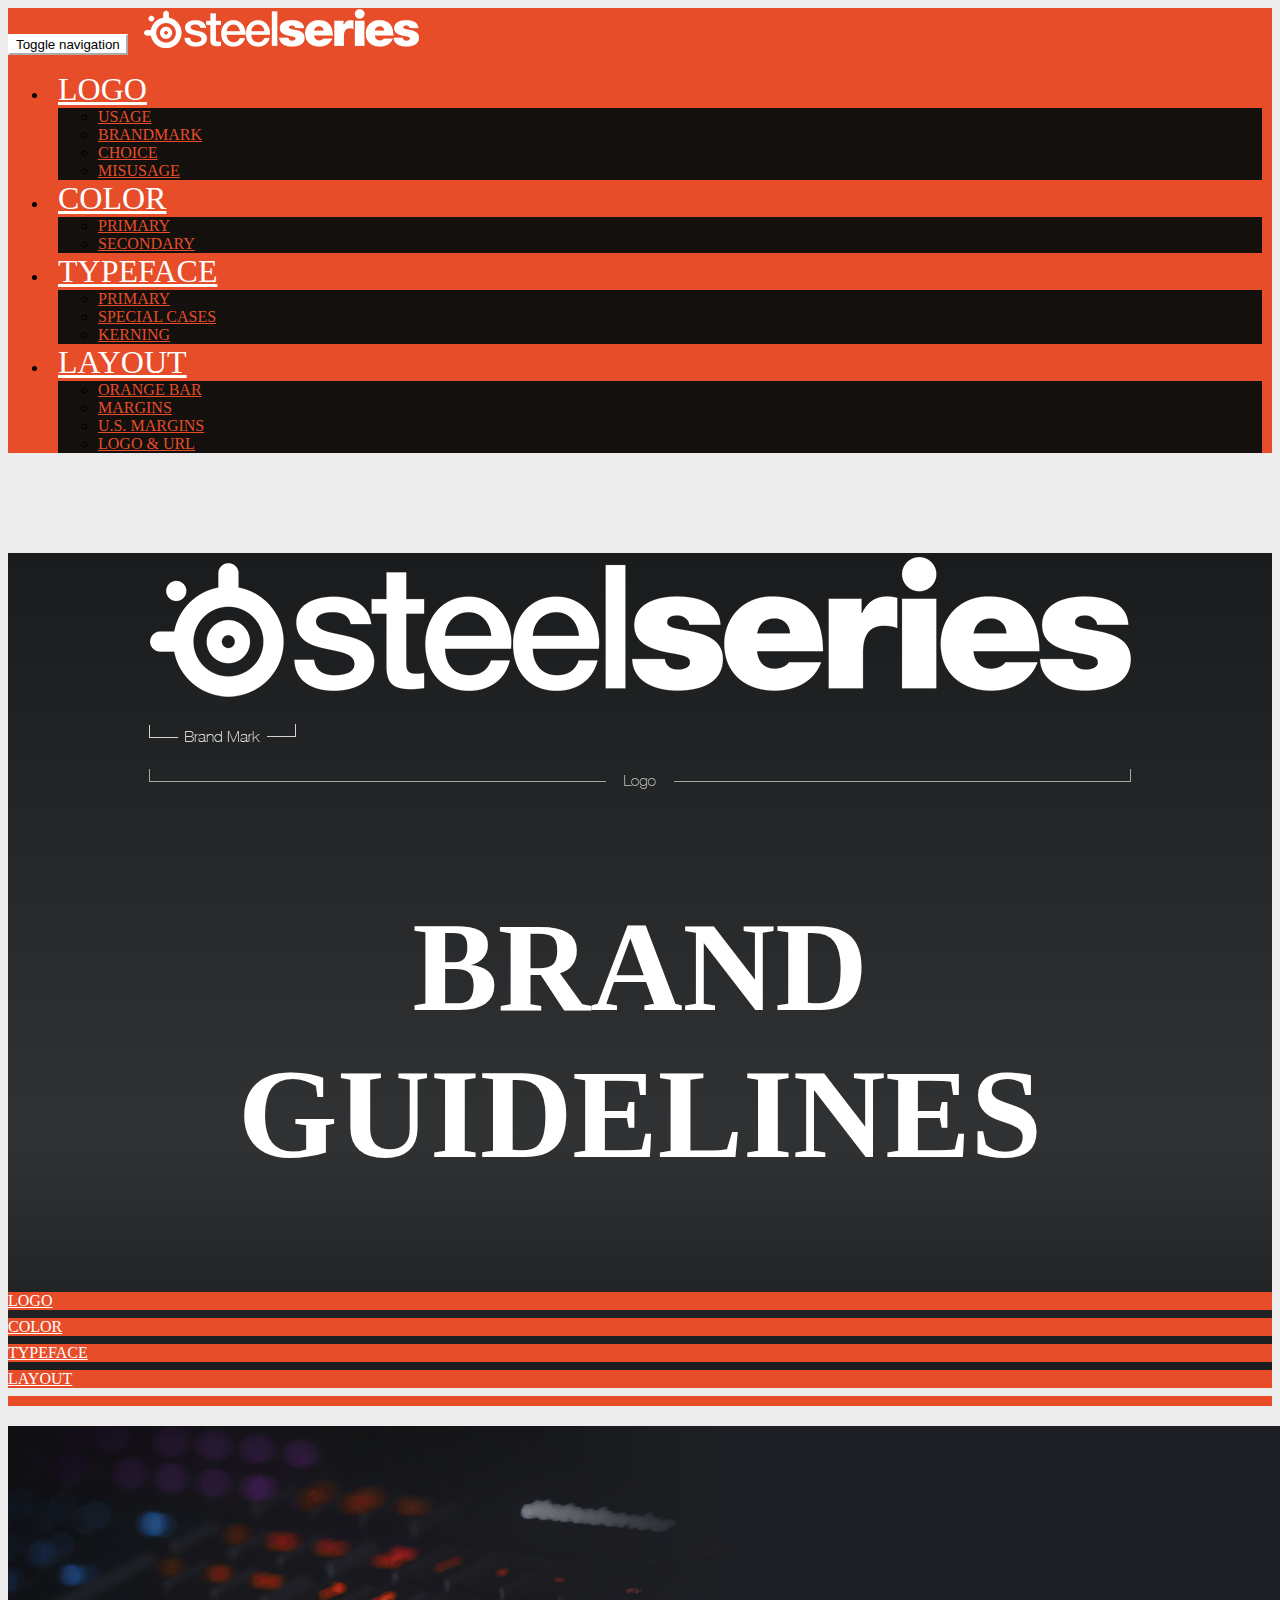
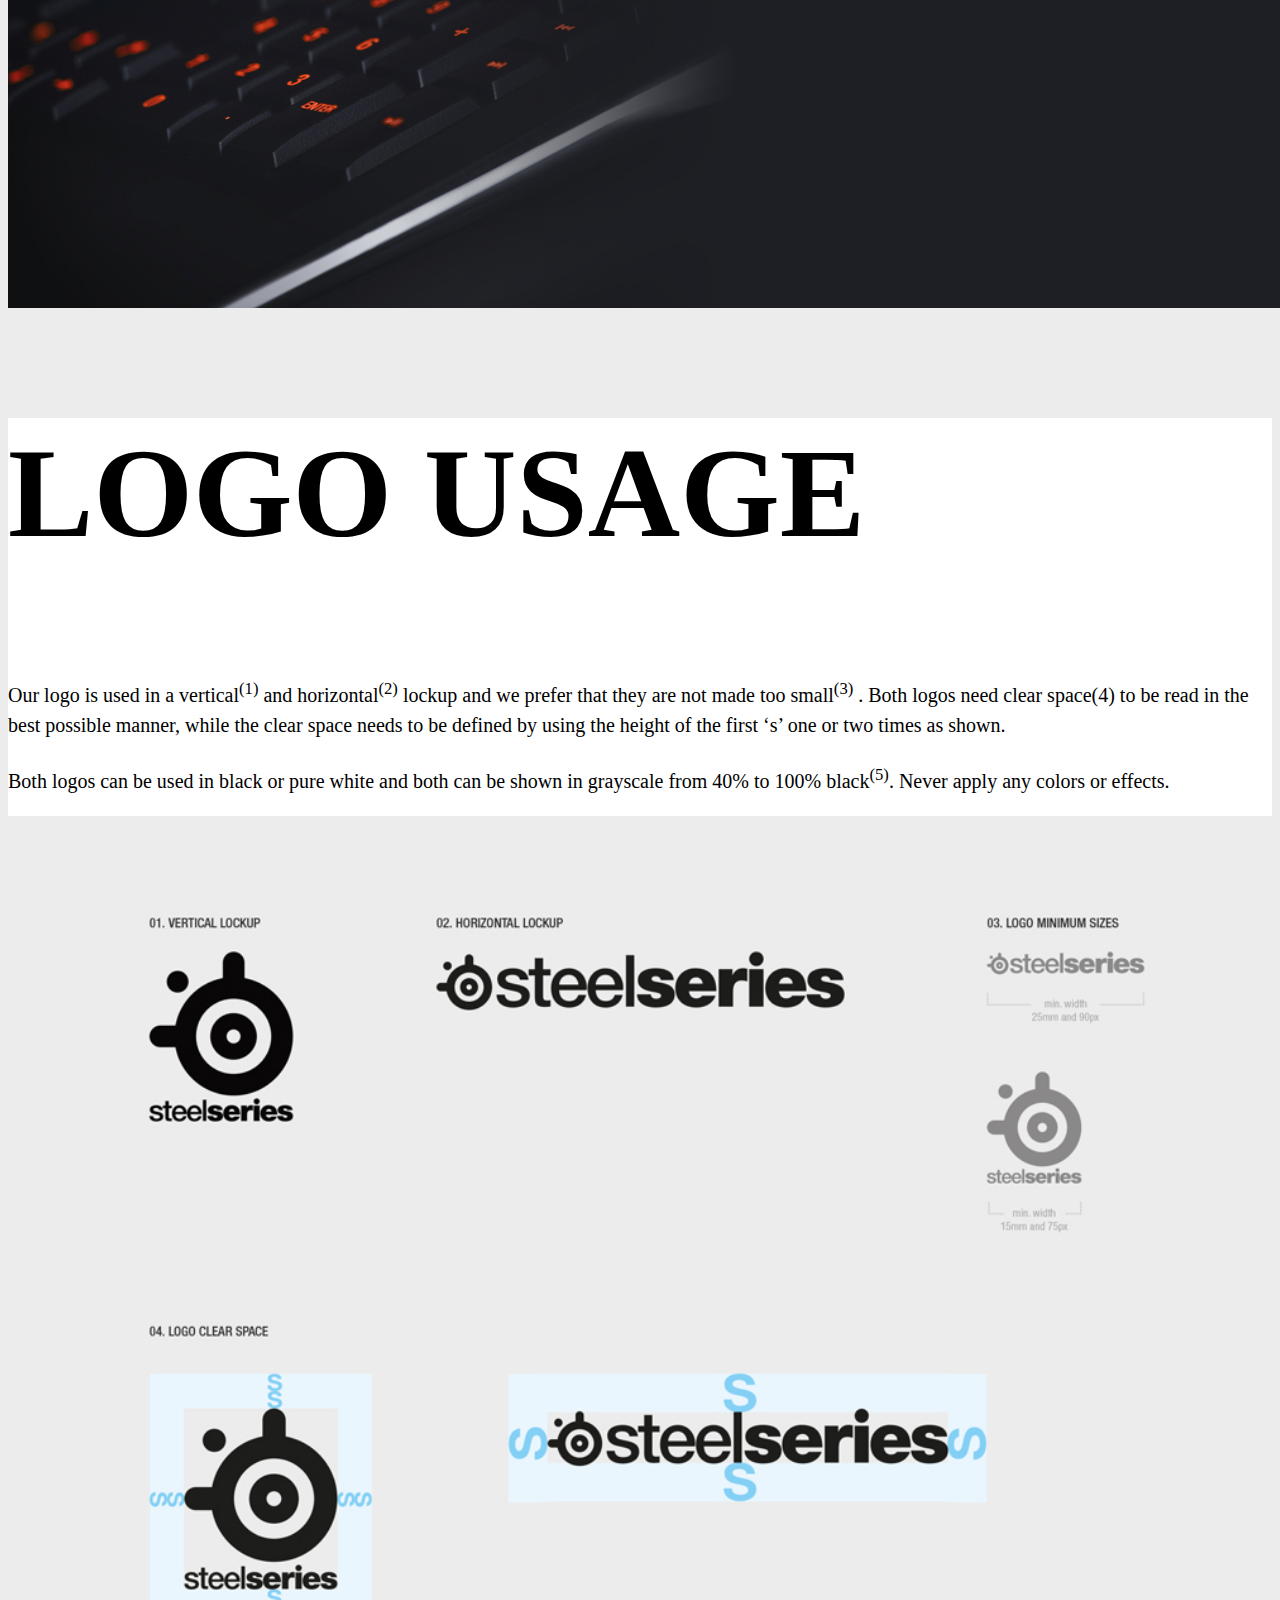
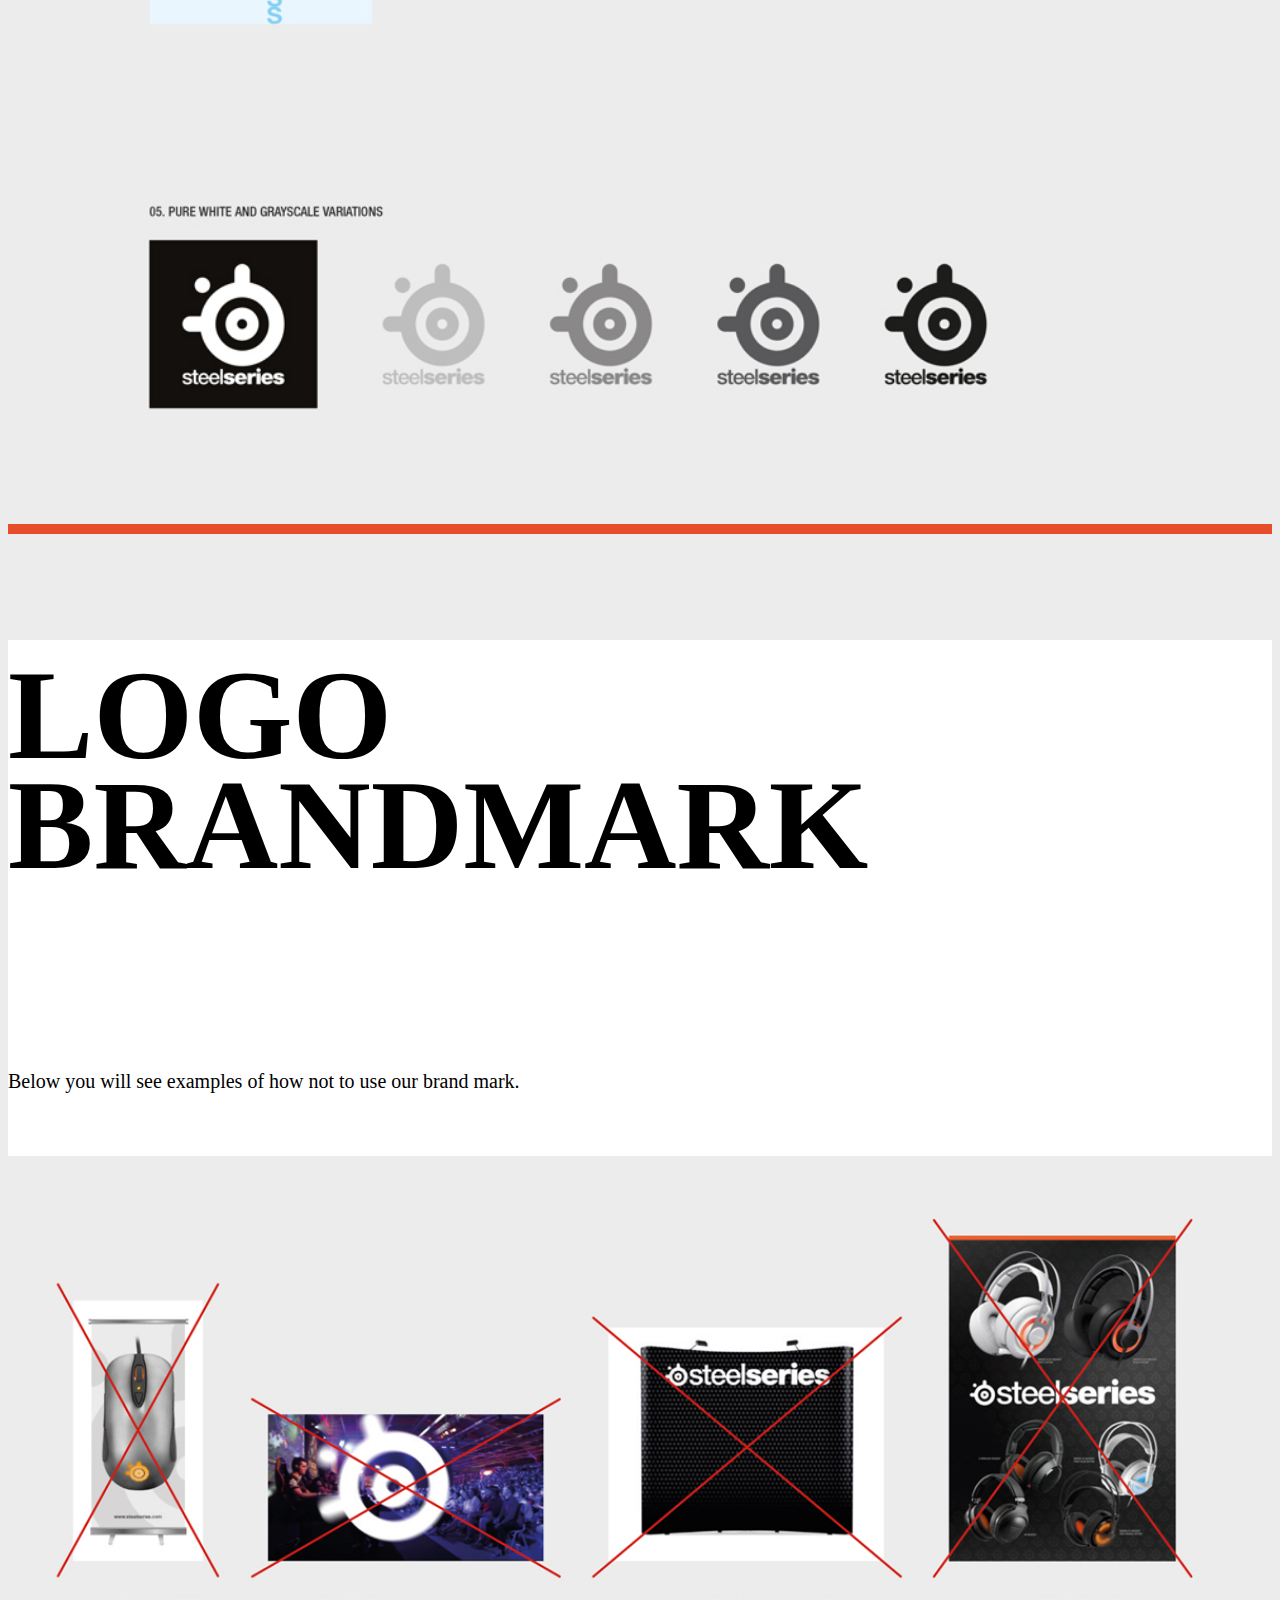
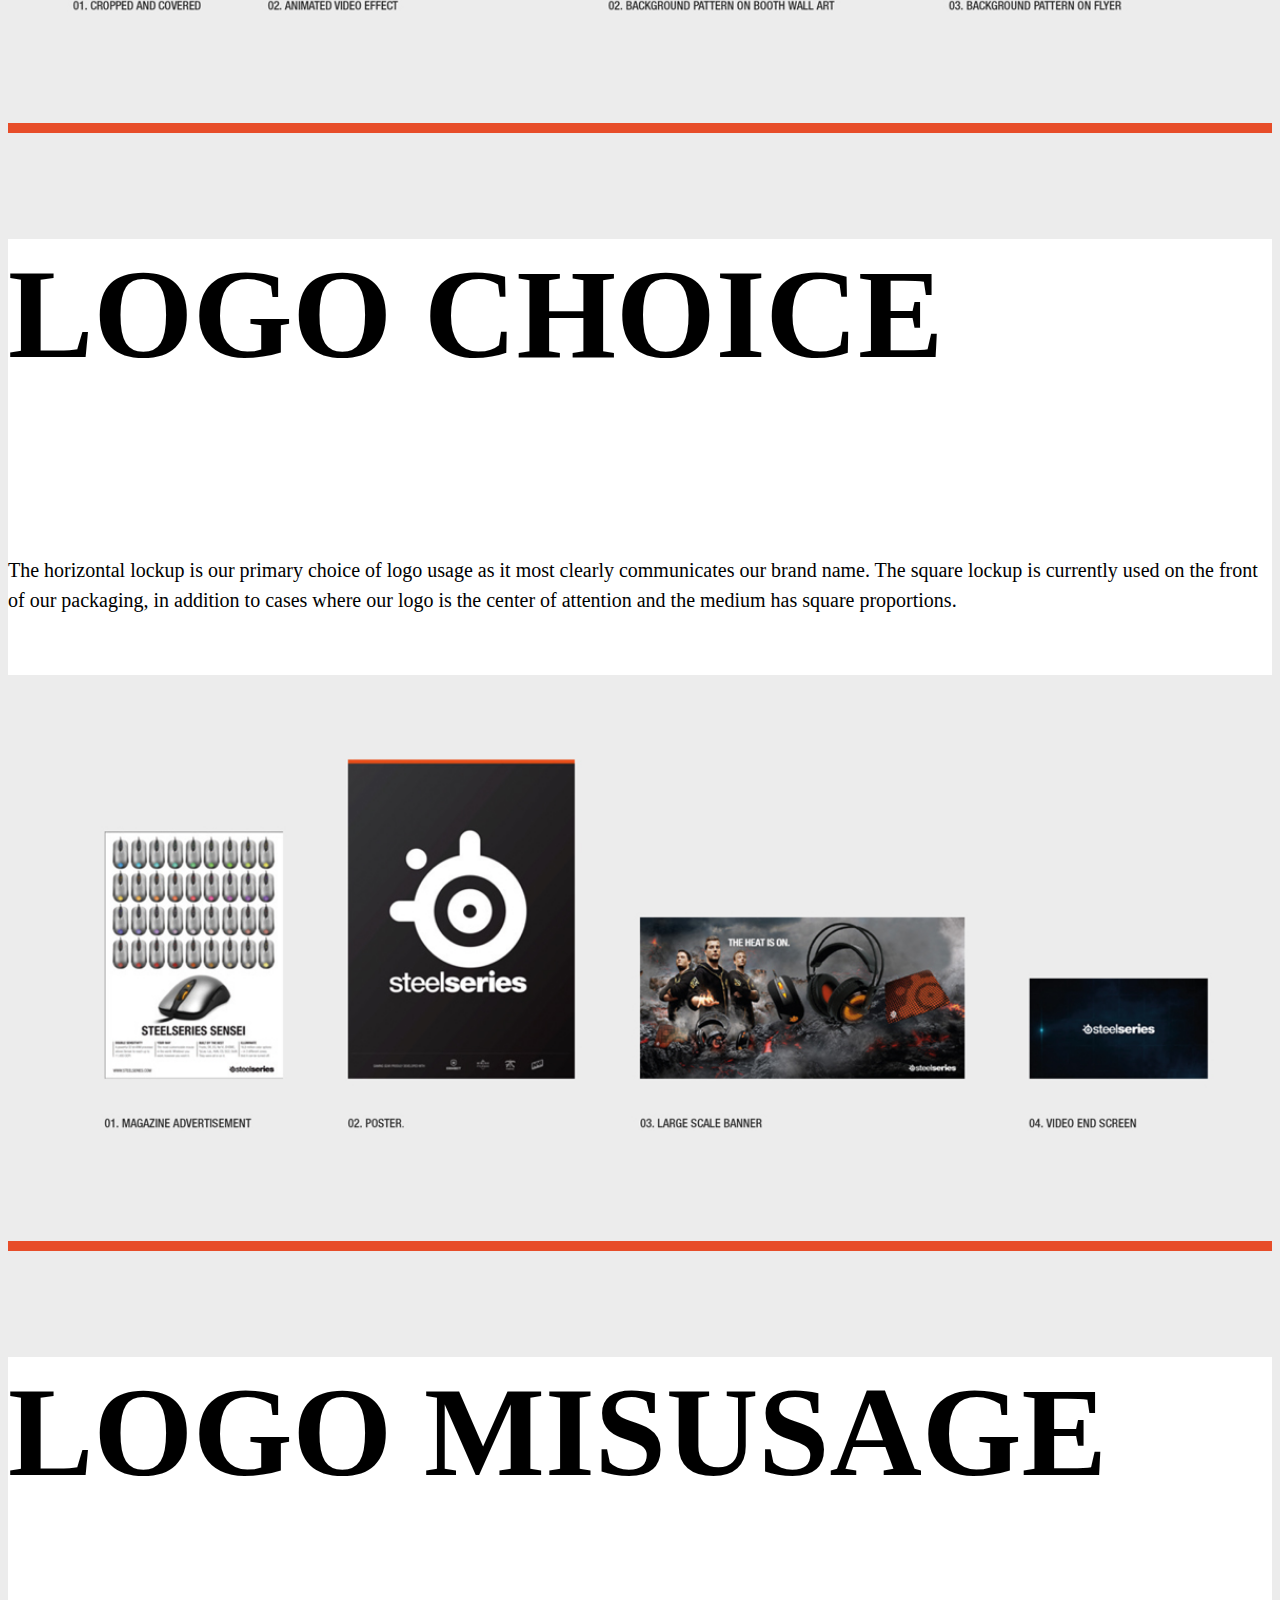
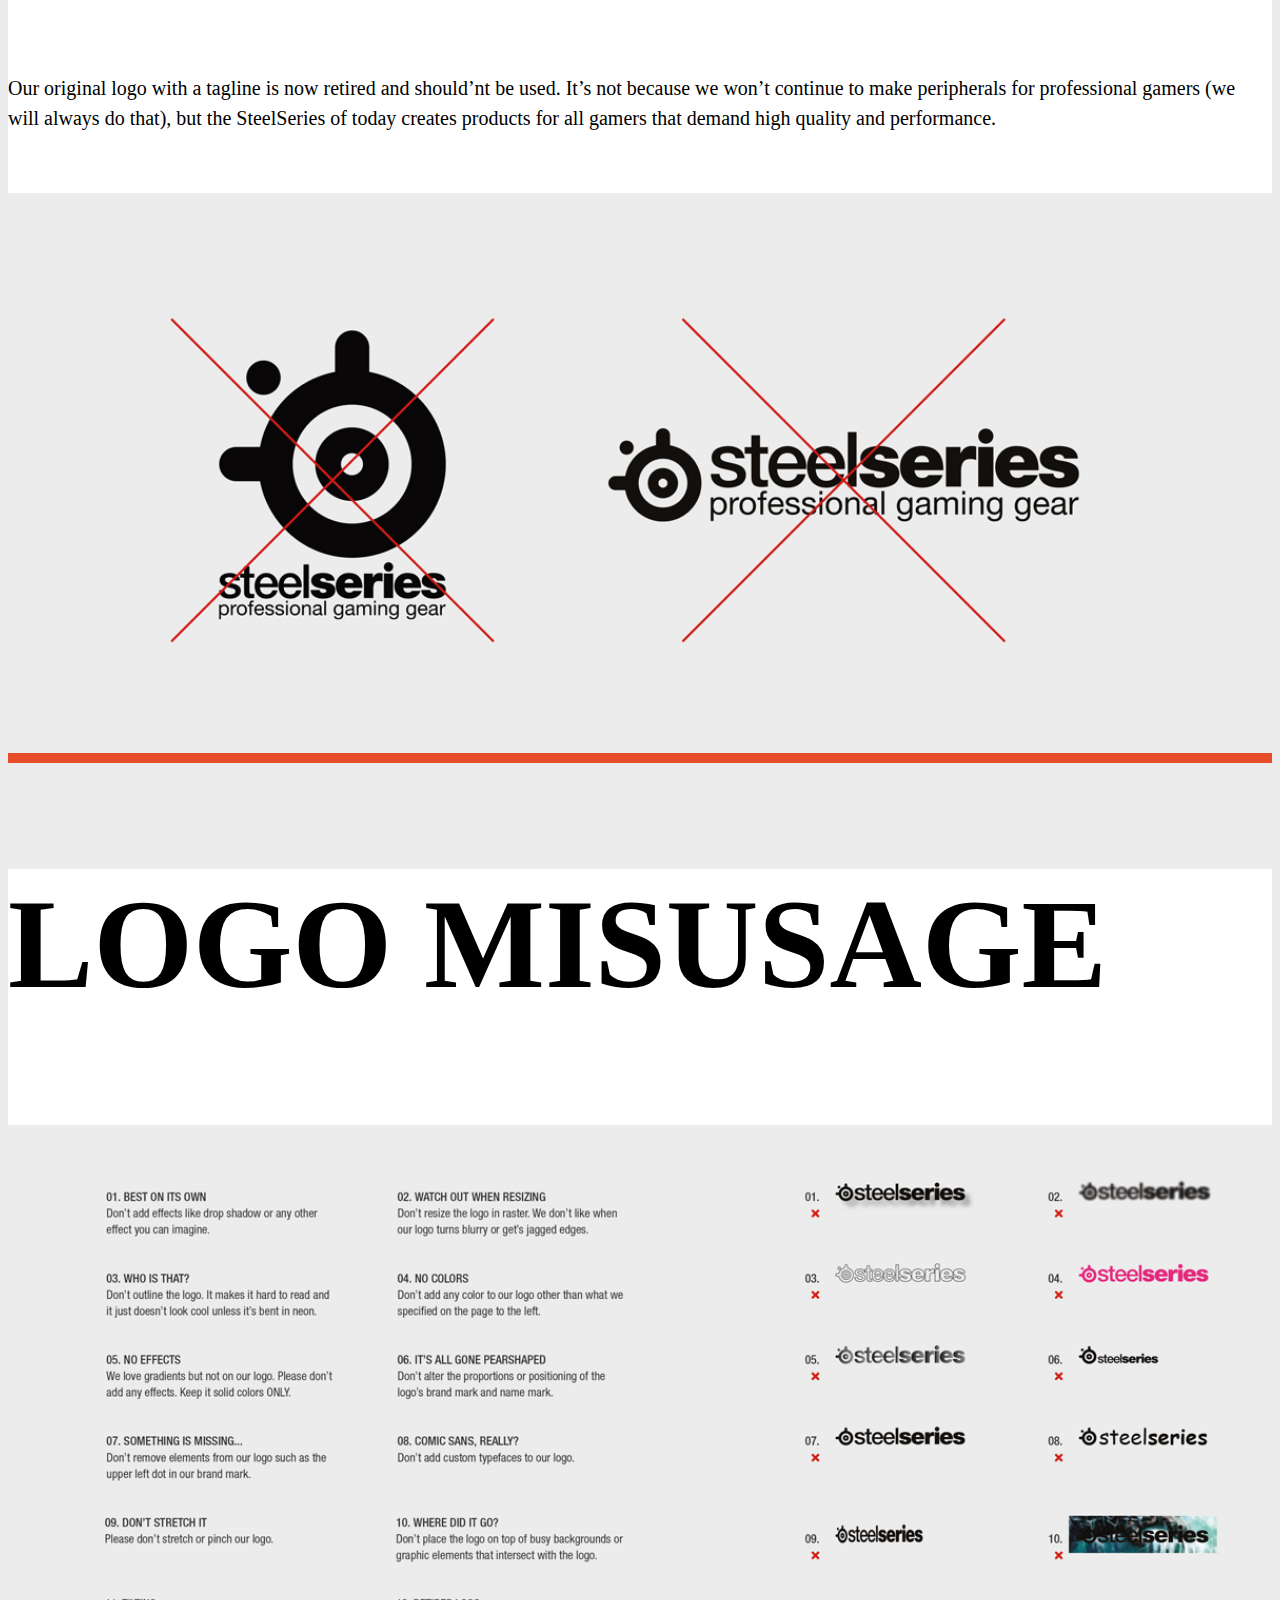
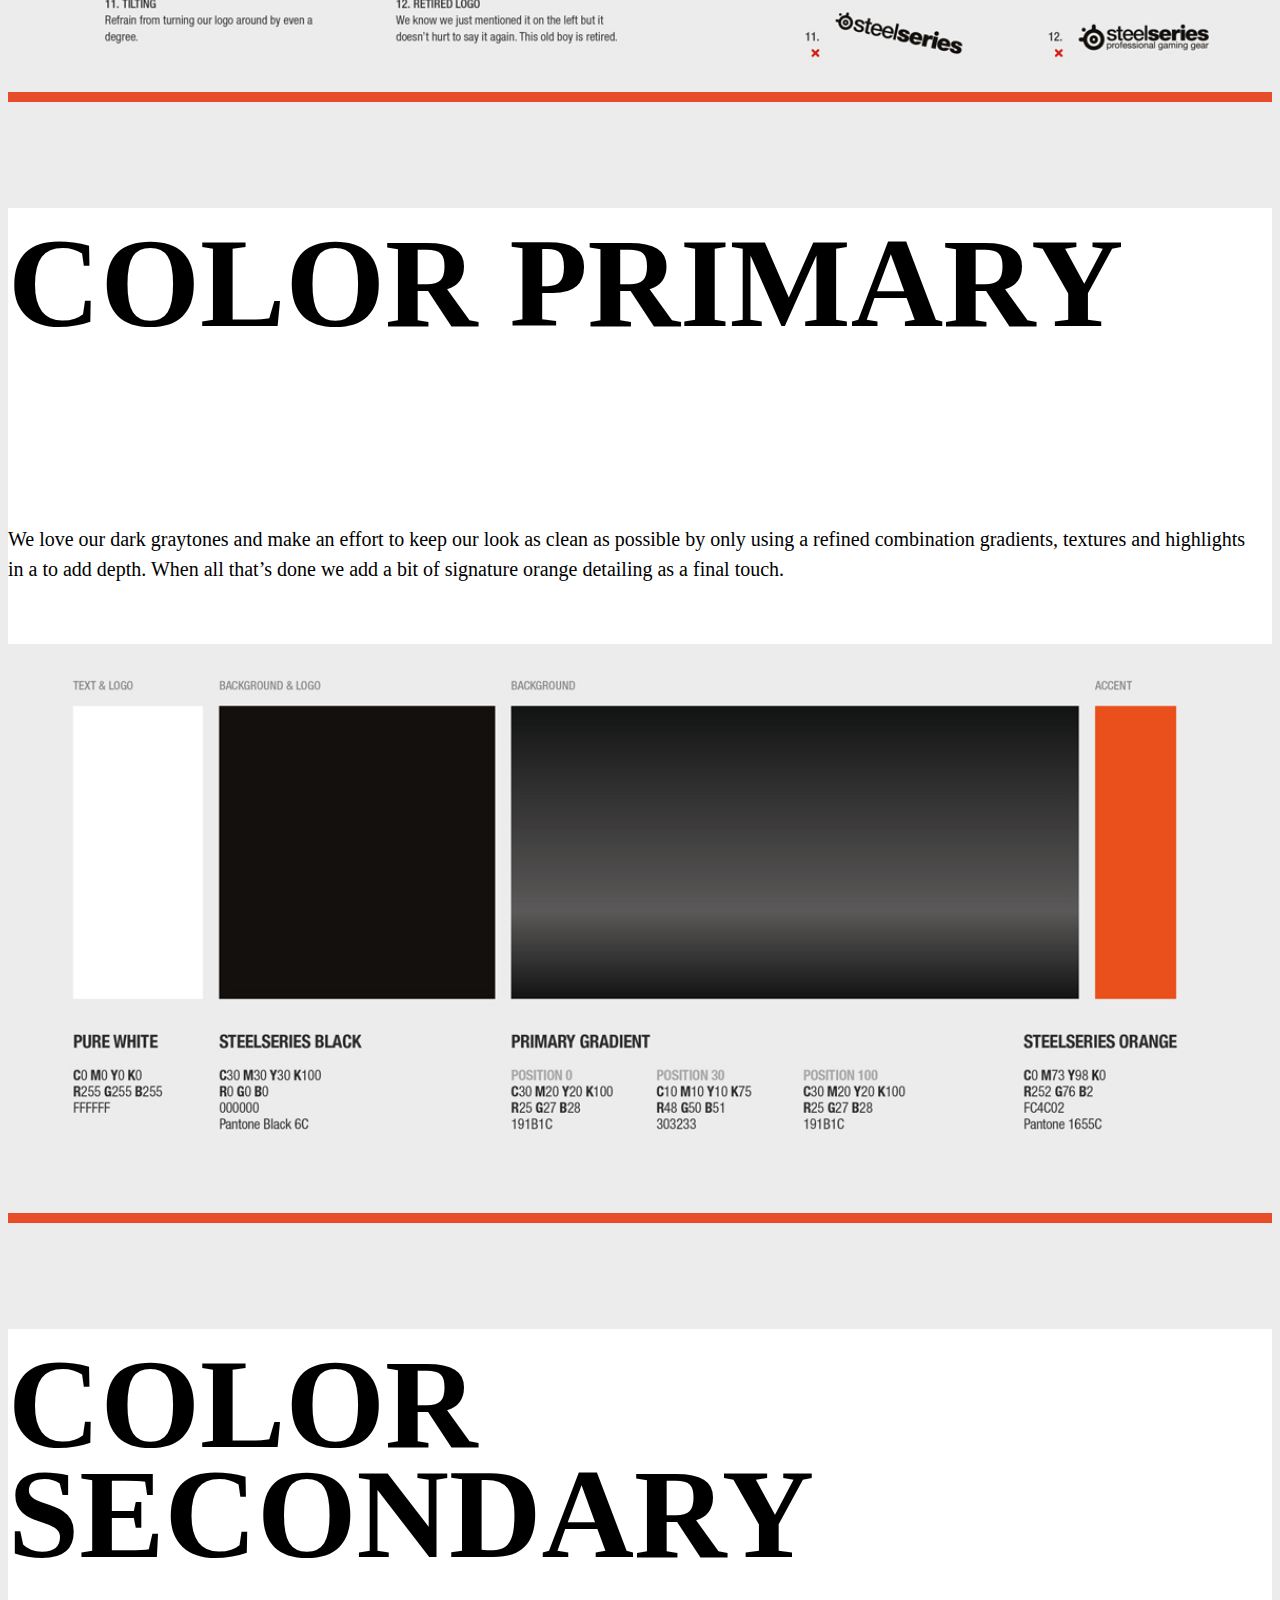
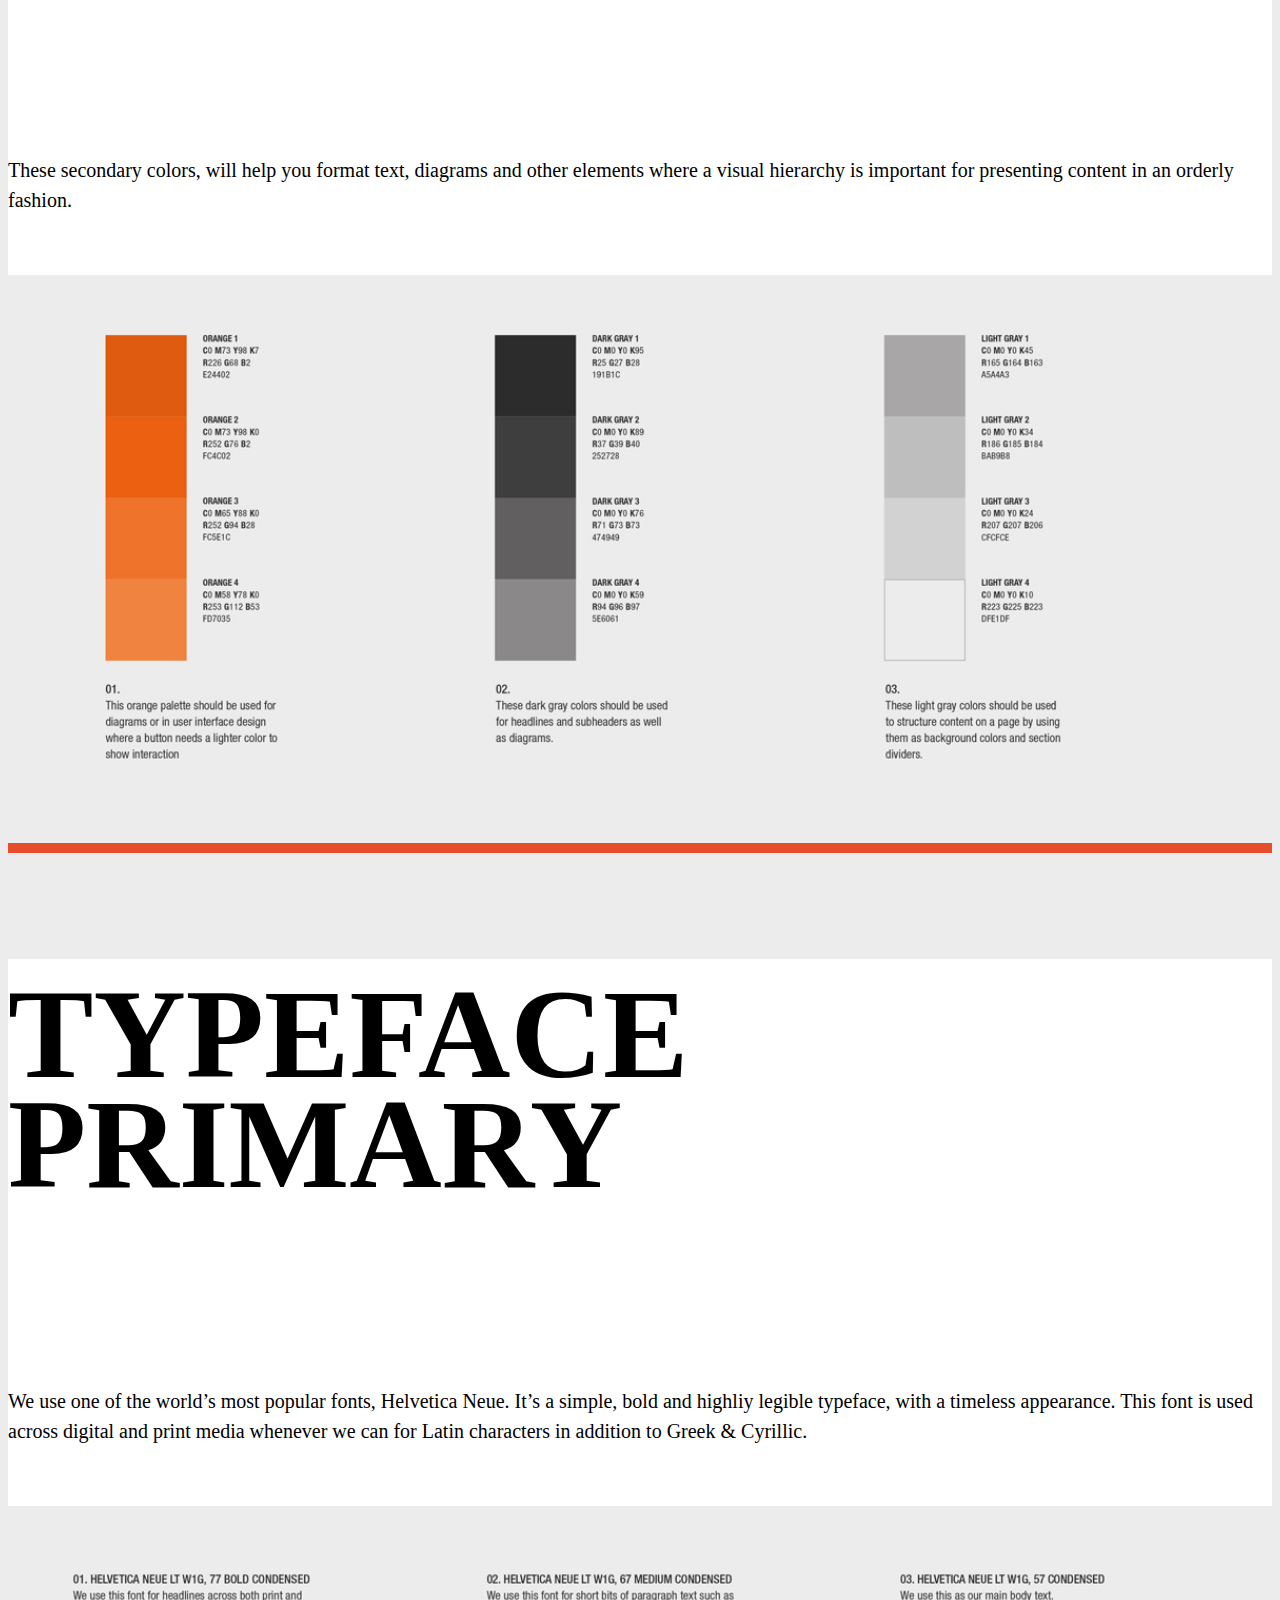
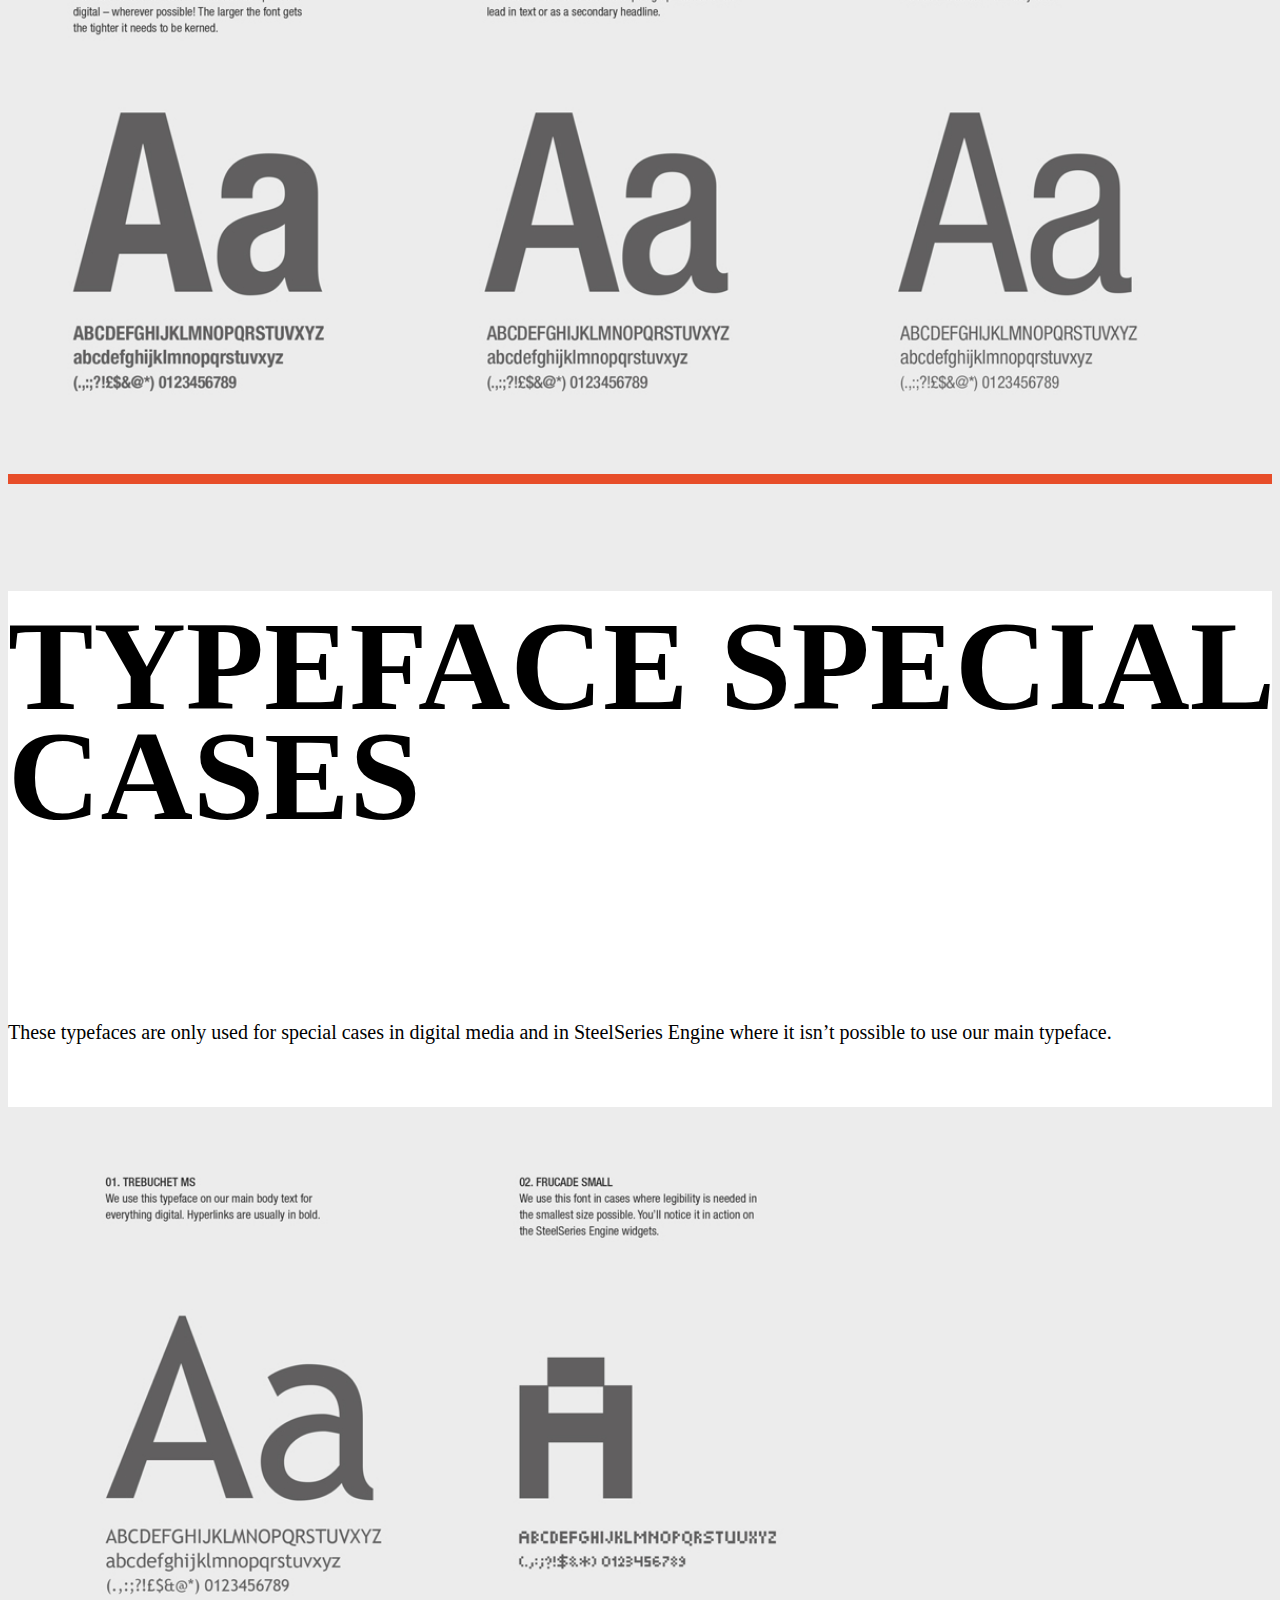
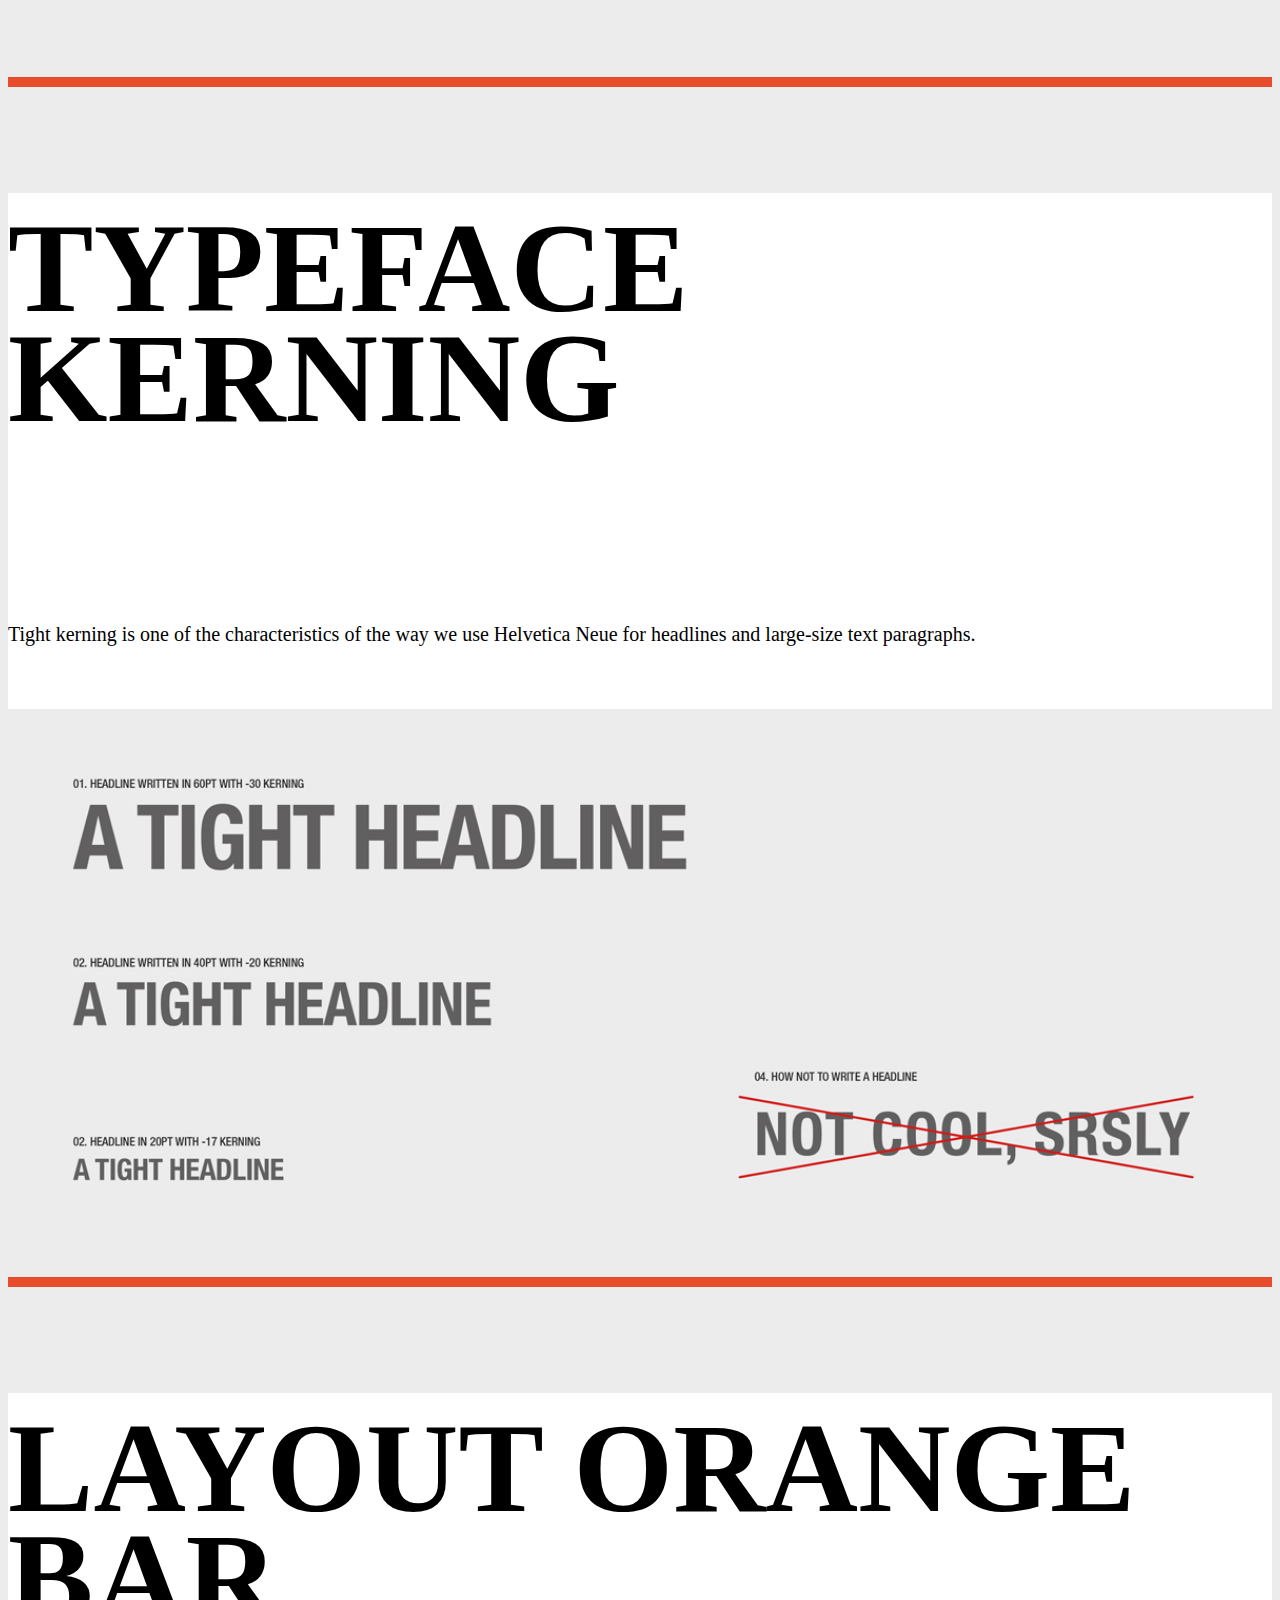
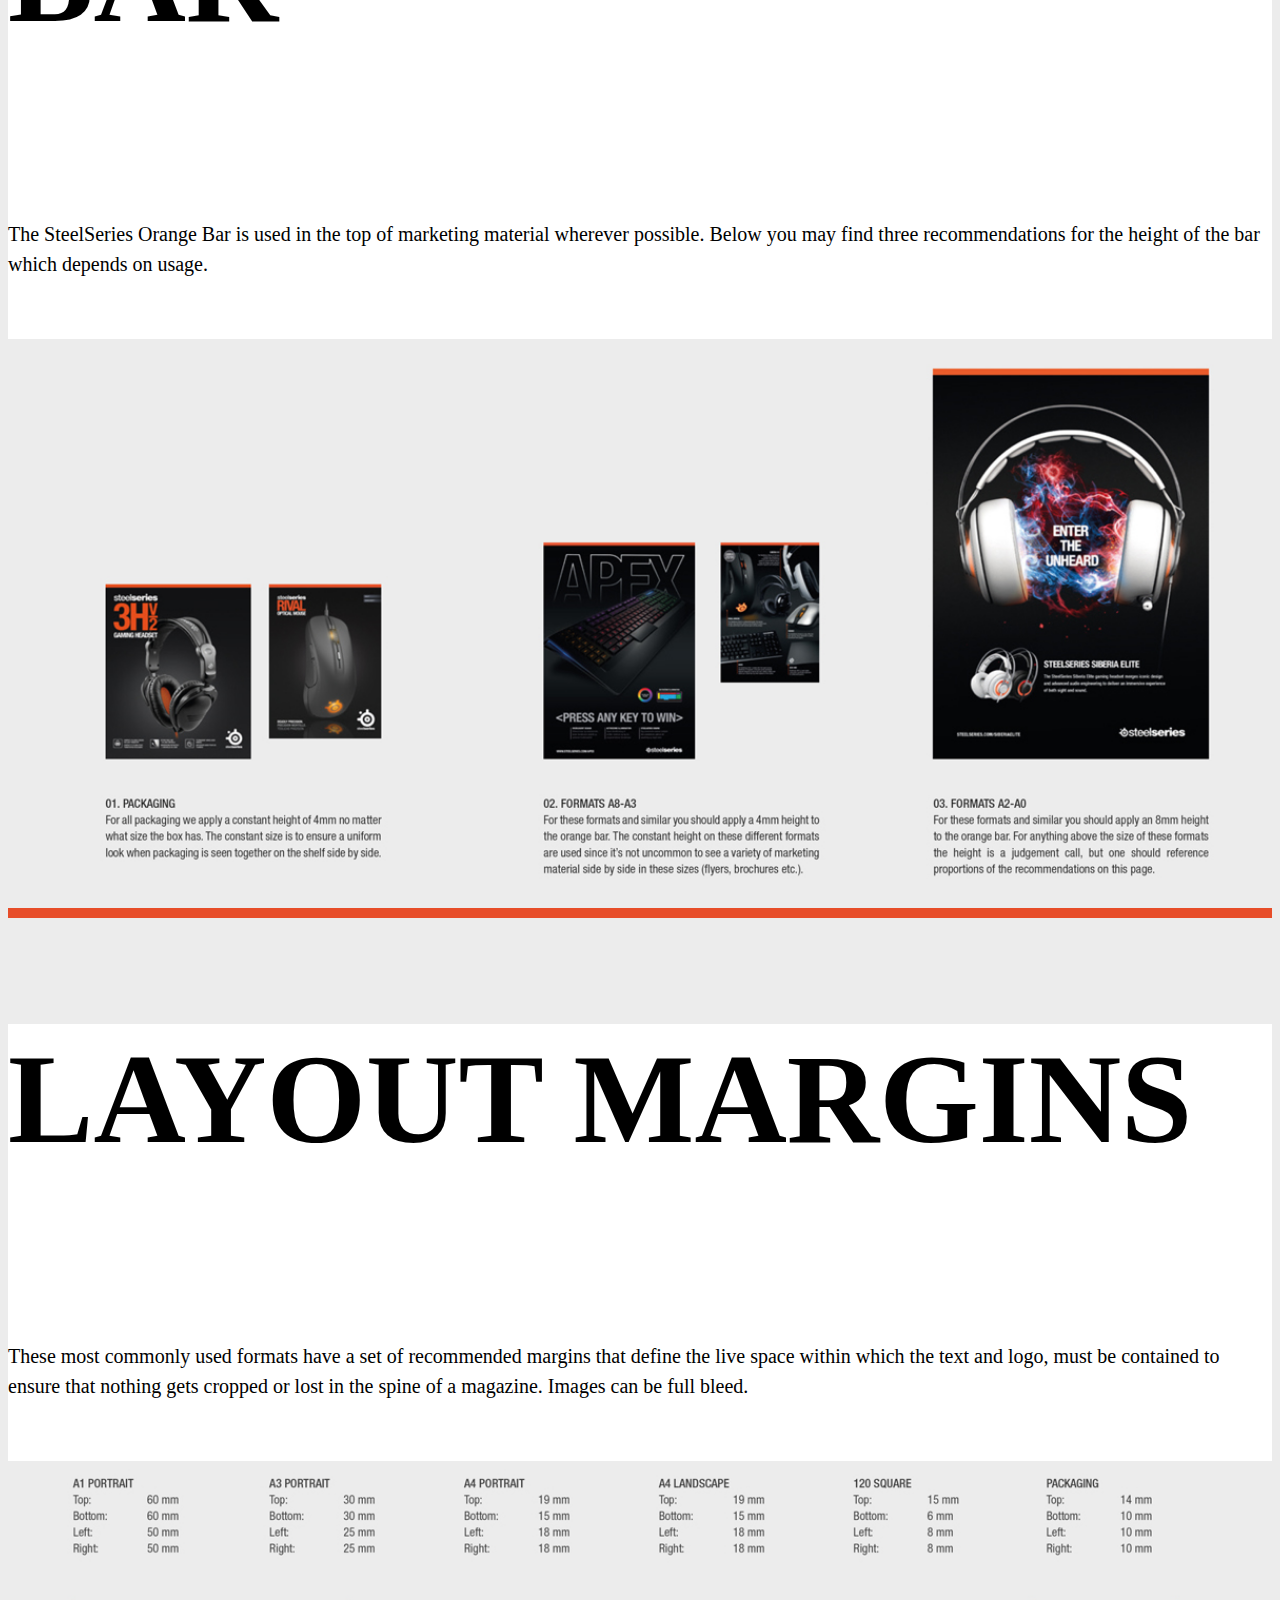
<file: assets/pages/brand-guideline/test/brand-guideline/index.html>
<!DOCTYPE html>
<html lang="en">
<head>
	<meta charset="UTF-8">
	<title>Steelseries Brand Guidelines</title>
	<link rel="shortcut icon" type="image/png" href="assets/img/favicon.png"/>
	<link rel="stylesheet" href="https://maxcdn.bootstrapcdn.com/bootstrap/3.3.5/css/bootstrap.min.css" integrity="sha512-dTfge/zgoMYpP7QbHy4gWMEGsbsdZeCXz7irItjcC3sPUFtf0kuFbDz/ixG7ArTxmDjLXDmezHubeNikyKGVyQ==" crossorigin="anonymous">
	<link rel="stylesheet" href="assets/css/style.css">
</head>
<body>
<span class="anchor" id="home"></span>
	<header>
		<nav class="navbar navbar-default navbar-fixed-top">
		  <div class="container-fluid">
		    <!-- Brand and toggle get grouped for better mobile display -->
		    <div class="navbar-header">
		      <button type="button" class="navbar-toggle collapsed" data-toggle="collapse" data-target="#bs-example-navbar-collapse-1" aria-expanded="false">
		        <span class="sr-only">Toggle navigation</span>
		        <span class="icon-bar"></span>
		        <span class="icon-bar"></span>
		        <span class="icon-bar"></span>
		      </button>
		      <a class="navbar-brand icon scroll" href="#home">
		      	<img src="assets/img/icon.png" alt="ssicon">
		      </a>
		    </div>

		    <!-- Collect the nav links, forms, and other content for toggling -->
		    <div class="collapse navbar-collapse" id="bs-example-navbar-collapse-1">
		      <ul class="nav navbar-nav navbar-right">
		        <li class="dropdown">
		          <a href="#" class="dropdown-toggle custom-nav" data-toggle="dropdown" role="button" aria-haspopup="true" aria-expanded="false">LOGO</a>
		          <ul class="dropdown-menu">
		            <li><a class="scroll" href="#logousage">USAGE</a></li>
		            <li><a class="scroll" href="#logobrandmark">BRANDMARK</a></li>
		            <li><a class="scroll" href="#logochoice">CHOICE</a></li>
		            <li><a class="scroll" href="#logomisusage">MISUSAGE</a></li>
		          </ul>
		        </li>
		        <li class="dropdown">
		          <a href="#" class="dropdown-toggle custom-nav" data-toggle="dropdown" role="button" aria-haspopup="true" aria-expanded="false">COLOR</a>
		          <ul class="dropdown-menu">
		            <li><a class="scroll" href="#colorprimary">PRIMARY</a></li>
		            <li><a class="scroll" href="#colorsecondary">SECONDARY</a></li>
		          </ul>
		        </li>
		        <li class="dropdown">
		          <a href="#" class="dropdown-toggle custom-nav" data-toggle="dropdown" role="button" aria-haspopup="true" aria-expanded="false">TYPEFACE</a>
		          <ul class="dropdown-menu">
		            <li><a class="scroll" href="#typefaceprimary">PRIMARY</a></li>
		            <li><a class="scroll" href="#typefacespecial">SPECIAL CASES</a></li>
		            <li><a class="scroll" href="#typefacekerning">KERNING</a></li>
		          </ul>
		        </li>
		        <li class="dropdown">
		          <a href="#" class="dropdown-toggle custom-nav" data-toggle="dropdown" role="button" aria-haspopup="true" aria-expanded="false">LAYOUT</a>
		          <ul class="dropdown-menu">
		            <li><a class="scroll" href="#layoutorangebar">ORANGE BAR</a></li>
		            <li><a class="scroll" href="#layoutmargins">MARGINS</a></li>
		            <li><a class="scroll" href="#layoutusmargins">U.S. MARGINS</a></li>
		            <li><a class="scroll" href="#layoutlogourl">LOGO & URL</a></li>
		          </ul>
		        </li>
		      </ul>
		    </div><!-- /.navbar-collapse -->
		  </div><!-- /.container-fluid -->
		</nav>
	</header>
	<div class="jumbotron banner">
	  <div class="container">
	  	<img src="assets/img/banner.png" alt="bannerlogo">
	  	<div class="row">
	  		<div class="col-xs-12">
	  			<h1>BRAND GUIDELINES</h1>
	  		</div>
	  	</div> <!-- row -->
	  	<br>
	    <div class="row">
	    	<div class="col-md-2 col-md-offset-2">
	    		<a class="btn btn-primary btn-lg custom-btn scroll" href="#logousage" role="button">LOGO</a>
	    	</div>
		    <div class="col-md-2">
	    		<a class="btn btn-primary btn-lg custom-btn scroll" href="#colorprimary" role="button">COLOR</a>
	    	</div>
	    	<div class="col-md-2">
	    		<a class="btn btn-primary btn-lg custom-btn scroll" href="#typefaceprimary" role="button">TYPEFACE</a>
	    	</div>
	    	<div class="col-md-2">
	    		<a class="btn btn-primary btn-lg custom-btn scroll" href="#layoutorangebar" role="button">LAYOUT</a>
	    	</div>
		</div> <!-- row -->
	  </div> <!-- container -->

	</div><!-- jumbotron banner-->
	<hr style="margin-top:0;">
	<span class="anchor" id="logousage"></span>

	<div class="container">
		<div class="row">
			<div class="col-xs-12">
				<img src="assets/img/footerbanner.jpg" class="js-launch-modal" alt="">
				
				<div class="modal js-modal">
  				<a href="#d" class="modal__close js-modal__close"><img src="assets/img/footerbanner.jpg" alt="#"></a>
				</div>
			</div>
		</div>
	</div>

	<div class="container">
		<div class="row bgwhite">
			<div class="col-md-4">
				<h2>LOGO USAGE</h2>
				<p>Our logo is used in a vertical<sup>(1)</sup> and horizontal<sup>(2)</sup> lockup and we prefer that they are not made too small<sup>(3)</sup> . Both logos need clear space(4) to be read in the best possible manner, while the clear space needs to be defined by using the height of the first ‘s’ one or two times as shown.</p>

				<p>Both logos can be used in black or pure white and both can be shown in grayscale from 40% to 100% black<sup>(5)</sup>. Never apply any colors or effects.</p>
			</div>
			<div class="col-md-8 nopadding">
				<img class="imgblock" src="assets/img/logousage.jpg" alt="logousage">
			</div>
		</div> <!-- row -->
	</div> <!-- container -->
	<hr>
	<span class="anchor" id="logobrandmark"></span>
	<div class="container">
		<div class="row bgwhite">
			<div class="col-md-8">
				<h2>LOGO BRANDMARK</h2>
			</div>
			<div class="col-md-4 para">
				<p>Below you will see examples of how not to use our brand mark.</p>
			</div>
			<div class="col-md-12 nopadding">
				<img class="imgblock" src="assets/img/logobrandmark.jpg" alt="logobrandmark">
			</div>
		</div> <!-- row -->
	</div> <!-- container -->
	<hr>
	<span class="anchor" id="logochoice"></span>
	<div class="container">
		<div class="row bgwhite">
			<div class="col-md-8">
				<h2>LOGO CHOICE</h2>
			</div>
			<div class="col-md-4 para">
				<p>The horizontal lockup is our primary choice of logo usage as it most clearly communicates our brand name. The square lockup is currently used on the front of our packaging, in addition to cases where our logo is the center of attention and the medium has square proportions.</p>
			</div>
			<div class="col-md-12 nopadding">
				<img class="imgblock" src="assets/img/logochoice.jpg" alt="logobrandmark">
			</div>
		</div> <!-- row -->
	</div> <!-- container -->
	<hr>
	<span class="anchor" id="logomisusage"></span>
	<div class="container">
		<div class="row bgwhite">
			<div class="col-md-8">
				<h2>LOGO MISUSAGE</h2>
			</div>
			<div class="col-md-4 para">
				<p>Our original logo with a tagline is now retired and should’nt be used. It’s not because we won’t continue to make peripherals for professional gamers (we will always do that), but the SteelSeries of today creates products for all gamers that demand high quality and performance.</p>
			</div>
			<div class="col-md-12 nopadding">
				<img class="imgblock" src="assets/img/logomisusage.jpg" alt="logomisusage">
			</div>
		</div> <!-- row -->
	</div> <!-- container -->
	<hr>
	<div class="container">
		<div class="row bgwhite">
			<div class="col-md-8">
				<h2>LOGO MISUSAGE</h2>
			</div>
			<div class="col-md-12 nopadding">
				<img class="imgblock" src="assets/img/logomisusage2.jpg" alt="logomisusage2">
			</div>
		</div> <!-- row -->
	</div> <!-- container -->
	<hr>
	<span class="anchor" id="colorprimary"></span>
	<div class="container">
		<div class="row bgwhite">
			<div class="col-md-8">
				<h2>COLOR PRIMARY</h2>
			</div>
			<div class="col-md-4 para">
				<p>We love our dark graytones and make an effort to keep our look as clean as possible by only using a refined combination gradients, textures and highlights in a to add depth. When all that’s done we add a bit of signature orange detailing as a final touch.</p>
			</div>
			<div class="col-md-12 nopadding">
				<img class="imgblock" src="assets/img/colorprimary.jpg" alt="colorprimary">
			</div>
		</div> <!-- row -->
	</div> <!-- container -->
	<hr>
	<span class="anchor" id="colorsecondary"></span>
	<div class="container">
		<div class="row bgwhite">
			<div class="col-md-8">
				<h2>COLOR SECONDARY</h2>
			</div>
			<div class="col-md-4 para">
				<p>These secondary colors, will help you format text, diagrams and other elements where a visual hierarchy is important for presenting content in an orderly fashion.</p>
			</div>
			<div class="col-md-12 nopadding">
				<img class="imgblock" src="assets/img/colorsecondary.jpg" alt="colorsecondary">
			</div>
		</div> <!-- row -->
	</div> <!-- container -->
	<hr>
	<span class="anchor" id="typefaceprimary"></span>
	<div class="container">
		<div class="row bgwhite">
			<div class="col-md-8">
				<h2>TYPEFACE PRIMARY</h2>
			</div>
			<div class="col-md-4 para">
				<p>We use one of the world’s most popular fonts, Helvetica Neue. It’s a simple, bold and highliy legible typeface, with a timeless appearance. This font is used across digital and print media whenever we can for Latin characters in addition to Greek & Cyrillic.</p>
			</div>
			<div class="col-md-12 nopadding">
				<img class="imgblock" src="assets/img/typefaceprimary.jpg" alt="typefaceprimary">
			</div>
		</div> <!-- row -->
	</div> <!-- container -->
	<hr>
	<span class="anchor" id="typefacespecial"></span>
	<div class="container">
		<div class="row bgwhite">
			<div class="col-md-8">
				<h2>TYPEFACE SPECIAL CASES</h2>
			</div>
			<div class="col-md-4 para">
				<p>These typefaces are only used for special cases in digital media and in SteelSeries Engine where it isn’t possible to use our main typeface.</p>
			</div>
			<div class="col-md-12 nopadding">
				<img class="imgblock" src="assets/img/typefacespecial.jpg" alt="typefacespecial">
			</div>
		</div> <!-- row -->
	</div> <!-- container -->
	<hr>
	<span class="anchor" id="typefacekerning"></span>
	<div class="container">
		<div class="row bgwhite">
			<div class="col-md-8">
				<h2>TYPEFACE KERNING</h2>
			</div>
			<div class="col-md-4 para">
				<p>Tight kerning is one of the characteristics of the way we use Helvetica Neue for headlines and large-size text paragraphs.</p>
			</div>
			<div class="col-md-12 nopadding">
				<img class="imgblock" src="assets/img/typefacekerning.jpg" alt="typefacekerning">
			</div>
		</div> <!-- row -->
	</div> <!-- container -->
	<hr>
	<span class="anchor" id="layoutorangebar"></span>
	<div class="container">
		<div class="row bgwhite">
			<div class="col-md-8">
				<h2>LAYOUT ORANGE BAR</h2>
			</div>
			<div class="col-md-4 para">
				<p>The SteelSeries Orange Bar is used in the top of marketing material wherever possible. Below you may find three recommendations for the height of the bar which depends on usage.</p>
			</div>
			<div class="col-md-12 nopadding">
				<img class="imgblock" src="assets/img/layoutorangebar.jpg" alt="layoutorangebar">
			</div>
		</div> <!-- row -->
	</div> <!-- container -->
	<hr>
	<span class="anchor" id="layoutmargins"></span>
	<div class="container">
		<div class="row bgwhite">
			<div class="col-md-8">
				<h2>LAYOUT MARGINS</h2>
			</div>
			<div class="col-md-4 para">
				<p>These most commonly used formats have a set of recommended margins that define the live space within which the text and logo, must be contained to ensure that nothing gets cropped or lost in the spine of a magazine. Images can be full bleed.</p>
			</div>
			<div class="col-md-12 nopadding">
				<img class="imgblock" src="assets/img/layoutmargins.jpg" alt="layoutmargins">
			</div>
		</div> <!-- row -->
	</div> <!-- container -->
	<hr>
	<span class="anchor" id="layoutusmargins"></span>
	<div class="container">
		<div class="row bgwhite">
			<div class="col-md-8">
				<h2>LAYOUT U.S. MARGINS</h2>
			</div>
			<div class="col-md-12 nopadding">
				<img class="imgblock" src="assets/img/layoutusmargins.jpg" alt="layoutusmargins">
			</div>
		</div> <!-- row -->
	</div> <!-- container -->
	<hr>
	<span class="anchor" id="layoutlogourl"></span>
	<div class="container">
		<div class="row bgwhite">
			<div class="col-md-8">
				<h2>LAYOUT LOGO & URL</h2>
			</div>
			<div class="col-md-4 para">
				<p>On advertisements, posters and other marketing material, we make sure that our logo and relevant URL is placed in the footer as shown below. Logo width is 20% of the medium’s height. For an A4 the logo width should therefore be: 297 x 0.2 = 59.4 mm</p>
			</div>
			<div class="col-md-12 nopadding">
				<img class="imgblock" src="assets/img/layoutlogourl.jpg" alt="layoutlogourl">
			</div>
		</div> <!-- row -->
	</div> <!-- container -->
	<hr style="margin-bottom:0;">
	<footer>
		<div class="container footerbanner">
			<div class="row">
				<div class="col-sm-4 col-sm-offset-8">
					<h2>ENJOY MY PROJECTS?<br>FOLLOW ME!</h2>
					<ul>
						<li><a class="btn btn-primary btn-lg custom-btn" href="#"><h3>FACEBOOK</h3></a></li>
						<li><a class="btn btn-primary btn-lg custom-btn" href="#"><h3>YOUTUBE</h3></a></li>
						<li><a class="btn btn-primary btn-lg custom-btn" href="#"><h3>LINKEDIN</h3></a></li>
						<li><a class="btn btn-primary btn-lg custom-btn" href="#"><h3>GOOGLE+</h3></a></li>
					</ul>
				</div>
			</div>
		</div>
		<p class="text-center copyright">Copyright &copy; by Shaun Huo 2015 Front-End Web Developer. Images used on this project are reserved by www.steelseries.com</p>
	</footer>
	<script src="https://ajax.googleapis.com/ajax/libs/jquery/1.11.3/jquery.min.js"></script>
	<script src="https://maxcdn.bootstrapcdn.com/bootstrap/3.3.5/js/bootstrap.min.js"></script>
	<script src="assets/js/main.js"></script>
</body>
</html>
</file>
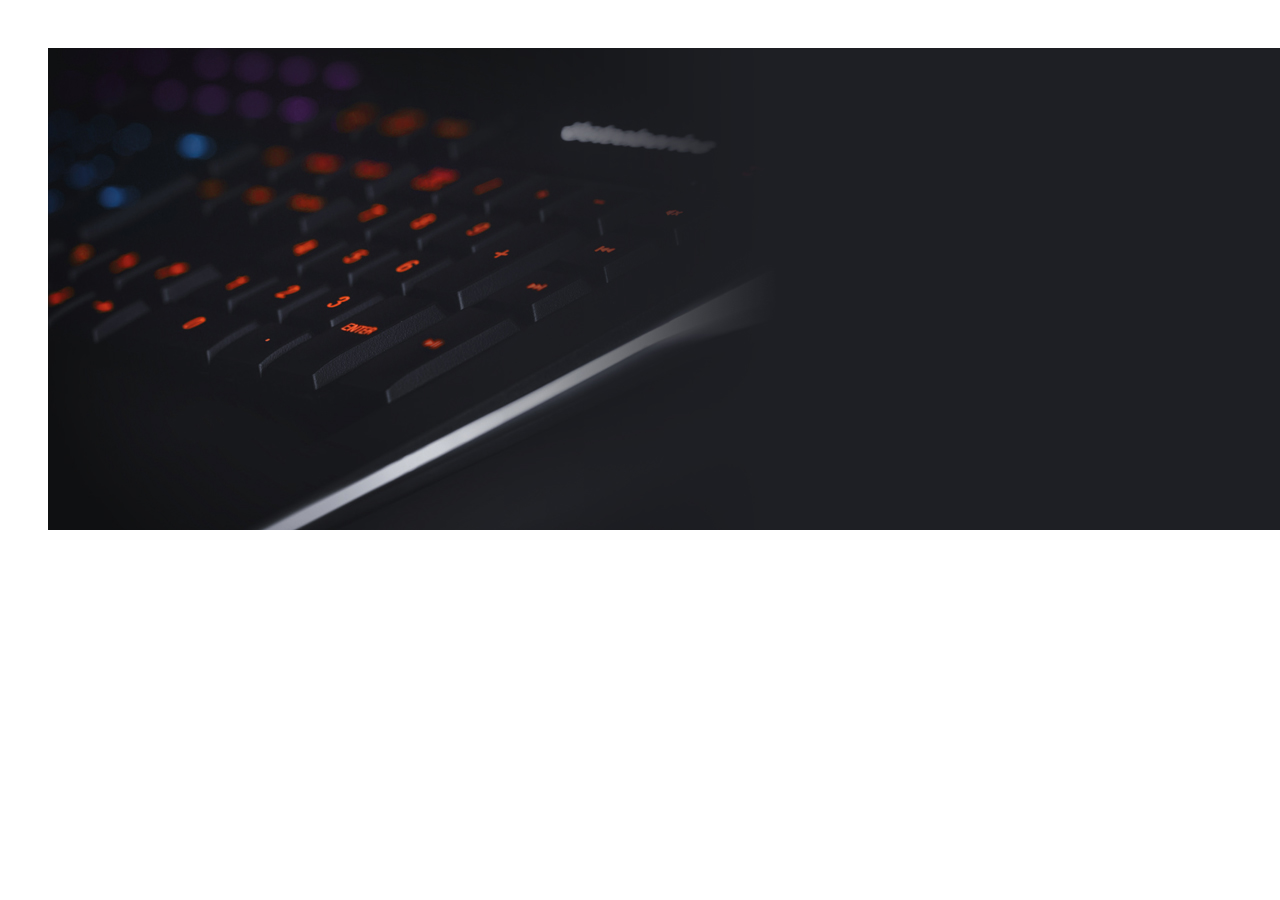
<file: assets/pages/brand-guideline/test/brand-guideline/test/index.html>
<!DOCTYPE html>
<html lang="en">
<head>
	<meta charset="UTF-8">
	<title>test</title>
	<link rel="stylesheet" href="style.css">
</head>
<body>
<div class="modal">
  <div class="overlay"></div>
  <div class="modal__contents modal--transition">
    <a class="modal__close" href="#">X</a>
    <img src="footerbanner.jpg" alt="">
  </div>
</div>

<div>
  <a class="mdlimg" href="#"><img src="footerbanner.jpg" alt=""></a>
</div>

<script src="https://ajax.googleapis.com/ajax/libs/jquery/1.11.3/jquery.min.js"></script>
<script src="main.js"></script>
</body>
</html>
</file>
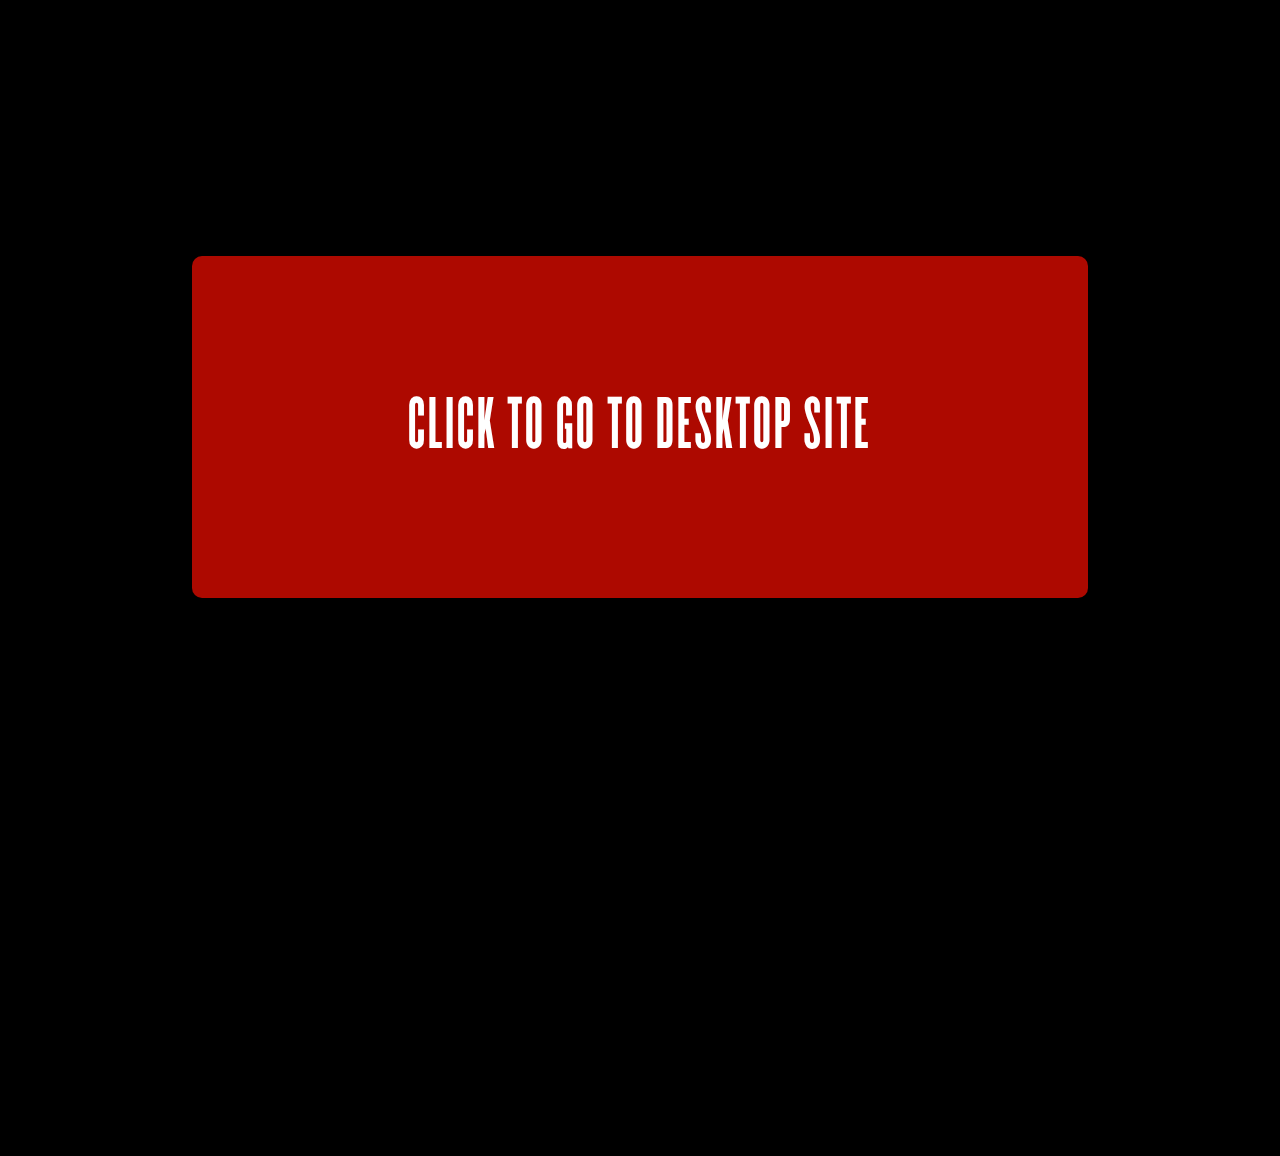
<file: assets/pages/movie-site/gallery.html>
<!DOCTYPE html>
<html lang="en">
<head>
	<meta charset="UTF-8">
	<title>Straight Outta Compton Movie</title>
	<meta name="viewport" content="height=device-height, initial-scale=1">
	<link rel="stylesheet" href="assets/css/style.css">
	<script src="http://ajax.googleapis.com/ajax/libs/jquery/1.8.3/jquery.min.js"></script>
	<script src="assets/js/responsiveslides.min.js"></script>
</head>
<body>
  <script>
    $(function () {
      $("#slider2").responsiveSlides({
        auto: false,
        pager: true,
        nav: true,
        speed: 500,
        maxwidth: 800,
        namespace: "transparent-btns"
      });
    });
  </script>
	<div class="mobile-gallery">
		<header>
			<div>
				<img class="soclogo-small" src="assets/images/logo.png" alt="soc_logo">
				<h1 class="title">GALLERY</h1>
			</div>	
		</header>
		<h2>Click Left/Right Side</h2>
		<h2 class="warning">Please Switch to Horizontal View</h2>
		<div class="content">
			<div class="rslides_container">
				<ul class="rslides" id="slider2">
					<li><img src="assets/images/eazye.jpg" alt=""></li>
					<li><img src="assets/images/drdre.jpg" alt=""></li>
					<li><img src="assets/images/icecube.jpg" alt=""></li>
					<li><img src="assets/images/djyella.jpg" alt=""></li>
					<li><img src="assets/images/mcren.jpg" alt=""></li>
					<li><img src="assets/images/soc-group.jpg" alt=""></li>
				</ul>
			</div>
		</div>
		<footer>
			<nav>
				<ul class="">
					<li><a href="index.html"><img src="assets/images/home.jpg" alt="home_logo"></a></li>
					<li><a href="story.html"><img src="assets/images/story.jpg" alt="story_logo"></a></li>
					<li><a href="#"><img src="assets/images/gallery-h.jpg" alt="gallary_logo"></a></li>
					<li><a href="media.html"><img src="assets/images/media.jpg" alt="media_logo"></a></li>
				</ul>
			</nav>
		</footer>
	</div> <!-- .mobile -->	
	<div class="desktopwrapper">
		<a class="desktop" href="index.html">CLICK TO GO TO DESKTOP SITE</a>
	</div>
</body>
</html>
</file>
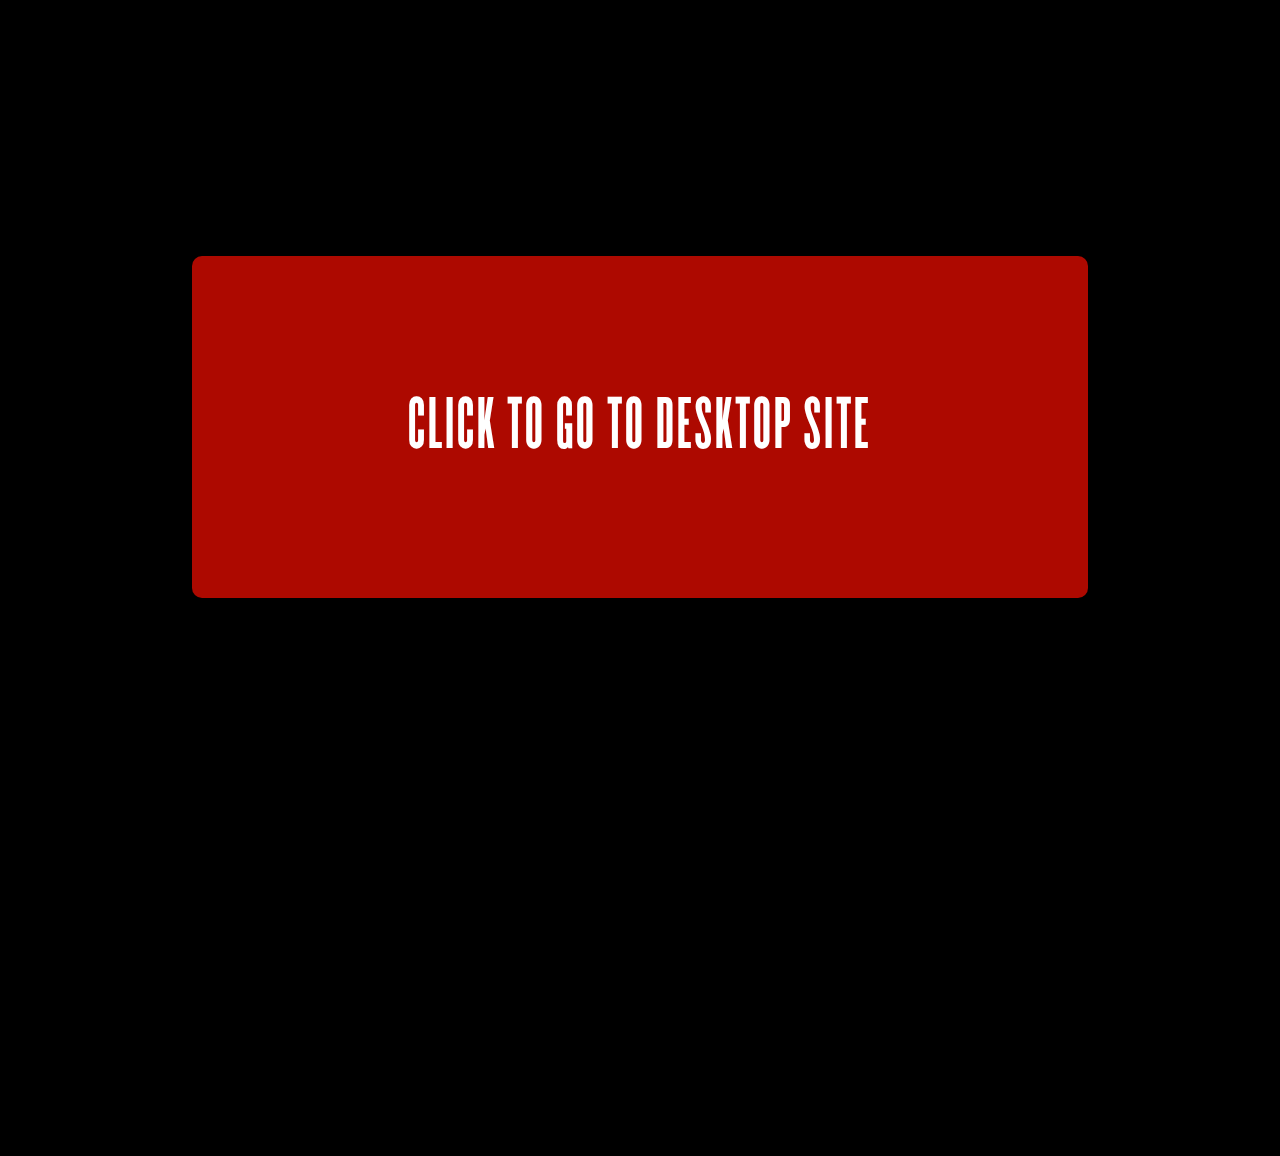
<file: assets/pages/movie-site/media.html>
<!DOCTYPE html>
<html lang="en">
<head>
	<meta charset="UTF-8">
	<title>Straight Outta Compton Movie</title>
	<meta name="viewport" content="height=device-height, initial-scale=1">
	<link rel="stylesheet" href="assets/css/style.css">
</head>
<body>
	<div class="mobile-media">
		<header>
			<div>
				<img class="soclogo-small" src="assets/images/logo.png" alt="soc_logo">
				<h1 class="title">MEDIA</h1>
			</div>	
		</header>
		<a class="facebook" href="#">FACEBOOK</a>
		<a href="#" class="twitter">TWITTER</a>
		<a href="#" class="googleplus">GOOGLE PLUS</a>
		<a href="#" class="youtube">YOUTUBE</a>
		<footer>
			<nav>
				<ul class="">
					<li><a href="index.html"><img src="assets/images/home.jpg" alt="home_logo"></a></li>
					<li><a href="story.html"><img src="assets/images/story.jpg" alt="story_logo"></a></li>
					<li><a href="gallery.html"><img src="assets/images/gallery.jpg" alt="gallary_logo"></a></li>
					<li><a href="#"><img src="assets/images/media-h.jpg" alt="media_logo"></a></li>
				</ul>
			</nav>
		</footer>
	</div> <!-- .mobile -->	
	<div class="desktopwrapper">
		<a class="desktop" href="index.html">CLICK TO GO TO DESKTOP SITE</a>
	</div>
</body>
</html>
</file>
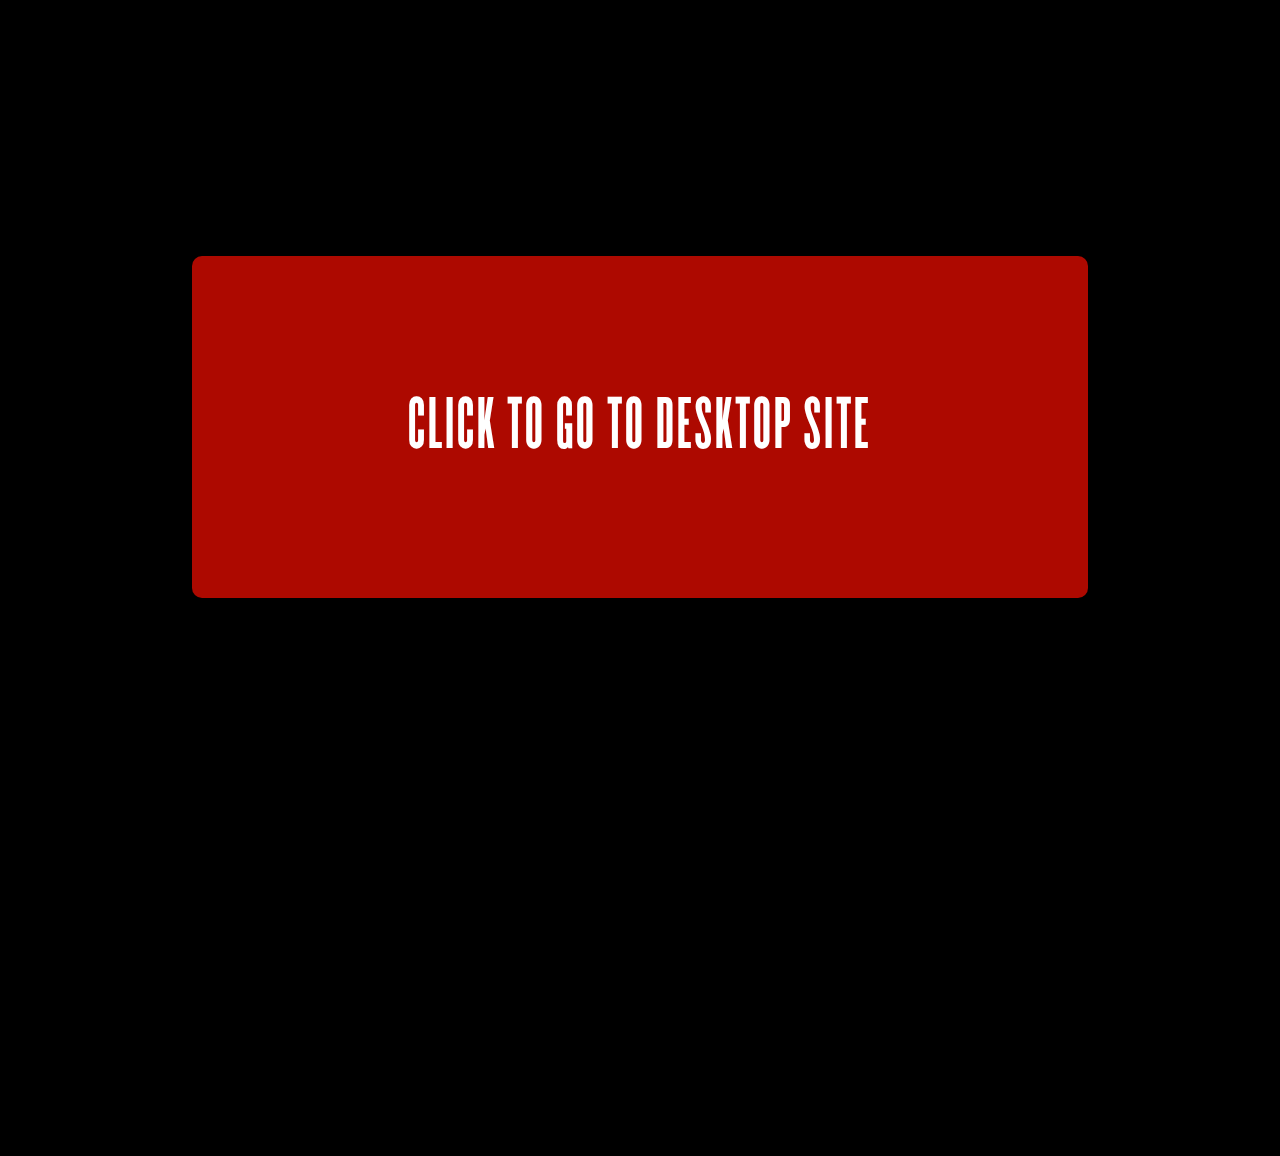
<file: assets/pages/movie-site/story.html>
<!DOCTYPE html>
<html lang="en">
<head>
	<meta charset="UTF-8">
	<title>Straight Outta Compton Movie</title>
	<meta name="viewport" content="height=device-height, initial-scale=1">
	<link rel="stylesheet" href="assets/css/style.css">
</head>
<body>
	<div class="mobile-story">
		<header>
			<div>
				<img class="soclogo-small" src="assets/images/logo.png" alt="soc_logo">
				<h1 class="title">STORY/BIO</h1>
			</div>	
		</header>
		<div class="content">
			<section>
				<h2>STORY/BIO</h2>
				<p>Lorem ipsum dolor sit amet, consectetur adipisicing elit. Minima itaque quam fugit dicta quos soluta praesentium facere, quod voluptatem exercitationem neque dolorem molestias incidunt cupiditate suscipit ut ipsa quis dolorum?</p>
			</section>
			<section>
				<h2>EAZY-E</h2>
				<p><img class="eazye" src="assets/images/eazye.jpg" alt="eazye">Lorem ipsum dolor sit amet, consectetur adipisicing elit. Exercitationem, esse nam perspiciatis temporibus, eos cumque expedita facilis provident sint voluptate veniam dolores, nostrum ab ducimus magni ratione reprehenderit asperiores culpa!</p>
			</section>
			<section>
				<h2>DR.DRE</h2>
				<p><img class="drdre" src="assets/images/drdre.jpg" alt="drdre">Lorem ipsum dolor sit amet, consectetur adipisicing elit. Exercitationem, esse nam perspiciatis temporibus, eos cumque expedita facilis provident sint voluptate veniam dolores, nostrum ab ducimus magni ratione reprehenderit asperiores culpa!</p>
			</section>
			<section>
				<h2>ICE CUBE</h2>
				<p><img class="icecube" src="assets/images/icecube.jpg" alt="icecube">Lorem ipsum dolor sit amet, consectetur adipisicing elit. Exercitationem, esse nam perspiciatis temporibus, eos cumque expedita facilis provident sint voluptate veniam dolores, nostrum ab ducimus magni ratione reprehenderit asperiores culpa!</p>
			</section>
			<section>
				<h2>MC REN</h2>
				<p><img class="ren" src="assets/images/mcren.jpg" alt="ren">Lorem ipsum dolor sit amet, consectetur adipisicing elit. Exercitationem, esse nam perspiciatis temporibus, eos cumque expedita facilis provident sint voluptate veniam dolores, nostrum ab ducimus magni ratione reprehenderit asperiores culpa!</p>
			</section>
			<section>
				<h2>DJ YELLA</h2>
				<p><img class="yella" src="assets/images/djyella.jpg" alt="yella">Lorem ipsum dolor sit amet, consectetur adipisicing elit. Exercitationem, esse nam perspiciatis temporibus, eos cumque expedita facilis provident sint voluptate veniam dolores, nostrum ab ducimus magni ratione reprehenderit asperiores culpa!</p>
			</section>
		</div>
		<footer>
			<nav>
				<ul class="">
					<li><a href="index.html"><img src="assets/images/home.jpg" alt="home_logo"></a></li>
					<li><a href="#"><img src="assets/images/story-h.jpg" alt="story_logo"></a></li>
					<li><a href="gallery.html"><img src="assets/images/gallery.jpg" alt="gallary_logo"></a></li>
					<li><a href="media.html"><img src="assets/images/media.jpg" alt="media_logo"></a></li>
				</ul>
			</nav>
		</footer>
	</div> <!-- .mobile -->	
	<div class="desktopwrapper">
		<a class="desktop" href="index.html">CLICK TO GO TO DESKTOP SITE</a>
	</div>
</body>
</html>
</file>
<file: assets/pages/AALanding/assets/css/styles.css>
body
    {
        background: #fff;
        font-family: 'Open Sans', sans-serif;
        font-size: 16px;
        font-weight: 300;
        position: relative;
        width: 100%;
        height: 100%;
        overflow-x: hidden;
    }

p { line-height: 1.6em; }

.container {
  width: 100%;
}

/* overlay */
.overlay 
    {
       width: 100%;
       height: 100%;
       padding-top: 40px;
       padding-bottom: 40px;
    }  
/* overlay end */

/* start preloader */
.preloader
    {
        position: fixed;
        top: 0;
        left: 0;
        width: 100%;
        height: 100%;
        z-index: 99999;
        display: -webkit-flex;
        display: -ms-flexbox;
        display: flex;
        -webkit-flex-flow: row nowrap;
            -ms-flex-flow: row nowrap;
                flex-flow: row nowrap;
        /*justify-content: center;*/
        -webkit-align-items: center;
            -ms-flex-align: center;
                align-items: center;
        background: none repeat scroll 0 0 #fff;
    }
.sk-spinner-rotating-plane.sk-spinner 
    {
         width: 30px;
        height: 30px;
        background-color: #ffd300;
         margin: 0 auto;
        -webkit-animation: sk-rotatePlane 1.2s infinite ease-in-out;
                animation: sk-rotatePlane 1.2s infinite ease-in-out;
     }

@-webkit-keyframes sk-rotatePlane {
  0% {
         -webkit-transform: perspective(120px) rotateX(0deg) rotateY(0deg);
                 transform: perspective(120px) rotateX(0deg) rotateY(0deg); }

  50% {
        -webkit-transform: perspective(120px) rotateX(-180.1deg) rotateY(0deg);
                transform: perspective(120px) rotateX(-180.1deg) rotateY(0deg); }

  100% {
            -webkit-transform: perspective(120px) rotateX(-180deg) rotateY(-179.9deg);
                    transform: perspective(120px) rotateX(-180deg) rotateY(-179.9deg); } }

@keyframes sk-rotatePlane {
  0% {
         -webkit-transform: perspective(120px) rotateX(0deg) rotateY(0deg);
                 transform: perspective(120px) rotateX(0deg) rotateY(0deg); }

  50% {
        -webkit-transform: perspective(120px) rotateX(-180.1deg) rotateY(0deg);
                transform: perspective(120px) rotateX(-180.1deg) rotateY(0deg); }

  100% {
            -webkit-transform: perspective(120px) rotateX(-180deg) rotateY(-179.9deg);
                    transform: perspective(120px) rotateX(-180deg) rotateY(-179.9deg); } }
/* end preloader */

/* start navigation */
.navbar-default
    {
        background: #2a292a;
        border: none;
        box-shadow: 0px 2px 8px 0px rgba(50, 50, 50, 0.08);
        margin: 0!important;
    }
.navbar-default .navbar-brand
    {
        padding:10px;
        height: 70px;
    }
.navbar-default .nav li a
    {
        color: #666;
        font-size: 13px;
        font-weight: bold;
        height: 70px;
        line-height: 40px;
    }
.navbar-default .nav li a:hover,
.navbar-default .nav li a:focus,
.navbar-default .nav li a.current
    {
        color: #ffd300;
    }

.navbar-default .navbar-toggle
    {
        border: none;
        padding-top: 20px;
    }
.navbar-default .navbar-toggle .icon-bar
    {
        background: #ffd300;
        border-color: transparent;
    }
.navbar-default .navbar-toggle:hover,
.navbar-default .navbar-toggle:focus { background-color: transparent }
/* end navigation */

/* start home */       
#home
    {
    background: #ffd300;
    background-size: cover;
    color: #fff;
    margin-top: 70px;
    text-align: center;
    width: 100%;
    box-shadow: 1px 1px 4px #2a292a;
    }
#home h1
    {
        font-size: 3em;
        font-weight: bold;
        text-shadow:1px 1px 4px #2a292a;
    } 
#home span
    {
        text-shadow:none;
        padding:0 10px;
        margin-right: 2px;
        color:#ffd300;
        border-radius: 10px;
        background:black;
        box-shadow: 1px 1px 4px #2a292a;
    }
#home .logo
    {
        margin:0 auto;
        margin-bottom: 20px;
    }
#home .cone
    {
        z-index: 99;
        position:absolute;
        left:-50px;
        margin-top: -70px;
        width:190px;
    }
#home a
    {
        z-index:99;
        position: absolute;
        right: -80px;
        opacity:0.5;
        width:100px;
        margin-top: -200px;
        cursor: default;
        -webkit-transform: translateZ(0);
        transform: translateZ(0);
    }
#home a:hover
    {
        opacity:1;
        -webkit-animation-name: hvr-wobble-vertical;
        animation-name: hvr-wobble-vertical;
        -webkit-animation-duration: 1s;
        animation-duration: 1s;
        -webkit-animation-timing-function: ease-in-out;
        animation-timing-function: ease-in-out;
        -webkit-animation-iteration-count: 1;
        animation-iteration-count: 1;
    }
#home .arrow
    {
        display:none;
        width:200px;
    }
/* Wobble Vertical */
@-webkit-keyframes hvr-wobble-vertical {
  16.65% {
    -webkit-transform: translateY(8px);
    transform: translateY(8px);
  }

  33.3% {
    -webkit-transform: translateY(-6px);
    transform: translateY(-6px);
  }

  49.95% {
    -webkit-transform: translateY(4px);
    transform: translateY(4px);
  }

  66.6% {
    -webkit-transform: translateY(-2px);
    transform: translateY(-2px);
  }

  83.25% {
    -webkit-transform: translateY(1px);
    transform: translateY(1px);
  }

  100% {
    -webkit-transform: translateY(0);
    transform: translateY(0);
  }
}

@keyframes hvr-wobble-vertical {
  16.65% {
    -webkit-transform: translateY(8px);
    transform: translateY(8px);
  }

  33.3% {
    -webkit-transform: translateY(-6px);
    transform: translateY(-6px);
  }

  49.95% {
    -webkit-transform: translateY(4px);
    transform: translateY(4px);
  }

  66.6% {
    -webkit-transform: translateY(-2px);
    transform: translateY(-2px);
  }

  83.25% {
    -webkit-transform: translateY(1px);
    transform: translateY(1px);
  }

  100% {
    -webkit-transform: translateY(0);
    transform: translateY(0);
  }
}
/* end home */

/* start divider */
#divider
    {
        text-align: center;
        padding-top: 60px;
        padding-bottom: 60px;
    }
#divider img
    {
        max-width:142px;
    }    
#divider h2
    {
        font-weight: bold;
        border-radius: 15px;
        padding:20px 0;
        margin-top:15px;
        margin-bottom: 30px;
        background:#2a292a;
        color:#ffd300;
    }    
#divider h3
    {
        font-size: 2em;
    }
/* end divider */

/* start calculator */
#calculator
    {
        background: #fff7d3;
        padding-top: 60px;
        padding-bottom: 60px;
    }
#calculator p
    {
        padding-top: 10px;
    }
#calculator h2
    {
      font-size: 2em;
    }
#calculator .clickhere
    {  
        font-weight: bold;
        border-radius: 10px;
        text-align: center;
        padding:10px 50px;
        background:#ffd300;
        color:#2a292a;
        text-decoration: none;
        box-shadow: 1px 1px 4px #2a292a;
    }
#calculator .clickhere:hover
    {
        color:#fff;
        background:#2a292a;
    }
#calculator img
    {
        width:100%;
        margin-top: 50px;
    }    
#calculator span
    {
        float: left;
    }
/* end calculator */

/* start safety */
#safety
    {
        padding-top: 60px;
        padding-bottom: 60px;
    }
#safety p
    {
        padding-top: 10px;
    }
#safety h2
    {
      font-size: 2em;
    }
#safety img
    {
        margin:0 auto;
    }
#safety span
    {
        float: left;
    }
/* end safety */

/* start contact */
#contact
    {
        background: #ffd300;
        background-size: cover;
        color: #2a292a;
    }
#contact h2
    {
        font-size: 2em;
        padding-bottom: 10px;
    }
#contact address
    {
        padding-top: 20px;
    }
#contact .contact-form
    {
        padding-top: 40px;
    }
#contact .form-control
    {
        border: none;
        border-radius: 0px;
        box-shadow: none;
        margin-bottom: 20px;
    }
#contact input
    {
        height: 50px;
    }
#contact input[type="submit"]
    {
        background: #2a292a;
        color: #ffd300;
        font-weight: bold;
        transition: all 0.3s ease;
    }
#contact input[type="submit"]:hover {
    color: #fff;
}
/* end contact */

/* start footer */
footer
    {
        background: #fff;
        font-weight: 400;
        text-align: center;
        padding: 20px;
    }
/* end footer */

/* start media 500 */
@media (min-width: 500px) {
  #home h1 {
    font-size: 3.5em;
  }
  #home .cone {
    width:230px;
    margin-top: -90px;
    left:-50px;
  }
}
/* end media 500 */

/* start media 768 */
@media (min-width: 768px) {
  .container {
    width: 700px;
  }
  #home h1 {
    font-size: 5em;
  }
  #home .cone {
    width:300px;
    margin-top: -130px;
    left:-50px;
  }
}
/* end media 768 */

/* start media 992 */
@media (min-width: 992px) {
  .container {
    width: 900px;
  }
  #home .cone {
    width:300px;
    margin-top: -145px;
    left:-50px;
  }
  #divider {
    padding-top: 120px;
    }
  #divider img {
    max-width: 104px;
  }
  #divider h3 {
    font-size: 1.5em;
  }
  #calculator img {
    margin-top: 0;
  } 
}
/* end media 992 */

/* start media 1600 */
@media (min-width: 1600px) {
  .overlay {
    padding-top: 90px;
    padding-bottom: 90px;
  }
  .container {
    width: 900px;
  }
  #home .cone {
    display:none;
  }
  #home .logo {
    margin-bottom: 90px;
  }
  #home .arrow {
    display:inline;
  }
  #divider{
    padding-top: 60px;
  }  
}
/* end media 1600 */
</file>
<file: assets/pages/brand-guideline/assets/css/style.css>
@font-face {
	font-family: "HelveticaNeue-CondensedBold";
	src:url('../../HelveticaNeue-CondensedBold.otf');
}

@font-face {
	font-family: "HelveticaNeue-Thin";
	src:url('../../HelveticaNeue-Thin.otf');
}

html, body {
	font-family: "HelveticaNeue-CondensedBold";
	font-size: 16px;
	background:#ececec;
}

hr {
	height:10px;
	background:#e74d29;
	border:0;
	margin:20px 0;
}

/*-----Navigation Start-----*/

.icon {
	padding:5px;
	padding-left: 10px;
	-webkit-transition: ease-in-out 0.3s;
	-o-transition: ease-in-out 0.3s;
	transition: ease-in-out 0.3s;
}

.icon:hover {
	-webkit-filter: invert(100%);
	-o-filter: invert(100%);
	filter: invert(100%);
}

.navbar {
	background:#e74d29;
	border:0;
}

.navbar-default .navbar-nav>li>a {
	margin:0 10px;
	color:#FFFFFF;
	font-size: 2em;
	-webkit-transition: ease-in-out 0.3s;
	-o-transition: ease-in-out 0.3s;
	transition: ease-in-out 0.3s;
}

.navbar-default .navbar-nav>li>a:hover {
	color:#e74d29;
	background:#FFFFFF;
	border-radius: 3px;
}

.navbar-default .navbar-nav>.open>a, .navbar-default .navbar-nav>.open>a:focus, .navbar-default .navbar-nav>.open>a:hover {
	color:#e74d29;
	background:#13100d;
}

.navbar-nav>li>.dropdown-menu {
	margin:0 10px;
	background:#13100d;
}

.dropdown-menu>li>a {
	color:#e74d29;
	-webkit-transition: ease-in-out 0.3s;
	-o-transition: ease-in-out 0.3s;
	transition: ease-in-out 0.3s;
}

.dropdown-menu>li>a:hover {
	color:#e74d29;
}

.navbar-default .navbar-toggle {
	border-color: #FFFFFF;
	background:#FFFFFF;
}

.navbar-default .navbar-toggle:hover {
	border-color:#13100d;
	background:#13100d;
}
.navbar-default .navbar-toggle:focus {
	border-color: #FFFFFF;
	background:#FFFFFF;
}

.navbar-default .navbar-toggle .icon-bar {
	background-color:#e74d29;
}
@media (max-width: 767px) {
	.navbar-default .navbar-nav .open .dropdown-menu>li>a {
		color:#FFFFFF;
	}

	.navbar-default .navbar-nav .open .dropdown-menu>li>a:hover {
		color:#e74d29;
		background:#13100d;
	}
}

/*-----Navigation End-----*/

/*-----Banner Start-----*/

.banner {
	margin:0 auto;
	background: -moz-linear-gradient(top,  rgba(25,27,28,1) 0%, rgba(48,50,51,1) 70%, rgba(25,27,28,1) 100%); 
	background: -webkit-gradient(linear, left top, left bottom, color-stop(0%,rgba(25,27,28,1)), color-stop(70%,rgba(48,50,51,1)), color-stop(100%,rgba(25,27,28,1)));
	background: -webkit-linear-gradient(top,  rgba(25,27,28,1) 0%,rgba(48,50,51,1) 70%,rgba(25,27,28,1) 100%); 
	background: -o-linear-gradient(top,  rgba(25,27,28,1) 0%,rgba(48,50,51,1) 70%,rgba(25,27,28,1) 100%);
	background: -ms-linear-gradient(top,  rgba(25,27,28,1) 0%,rgba(48,50,51,1) 70%,rgba(25,27,28,1) 100%);
    background: linear-gradient(to bottom,  rgba(25,27,28,1) 0%,rgba(48,50,51,1) 70%,rgba(25,27,28,1) 100%);
}

.jumbotron .container img {
	margin:100px auto;
	display:block;
	max-width: 100%;
}

.custom-btn {
	color:#FFFFFF;
	background:#e74d29;
	border:0;
	margin-bottom: 8px;
	display:block;
	-webkit-transition: ease-in-out 0.3s;
	-o-transition: ease-in-out 0.3s;
	transition: ease-in-out 0.3s;
}

.custom-btn:hover {
	background:#FFFFFF;
	color:#e74d29;
}

.custom-btn:focus {
	background:#e74d29;
	color:#FFFFFF;
}

.custom-btn:active {
	background:#FFFFFF !important;
	color:#e74d29 !important;
}

.jumbotron .h1, .jumbotron h1 {
	color: #FFFFFF;
	font-size: 8em;
	text-align: center;
	width:100%;
}
@media (max-width: 1200px) {
	.jumbotron .h1, .jumbotron h1 {
		font-size: 7em;
	}
}
@media (max-width: 990px) {
	.jumbotron .h1, .jumbotron h1 {
		font-size: 5em;
	}
	.jumbotron .container img {
		margin:40px auto;
		margin-bottom: 20px;
		display:block;
		max-width: 100%;
	}
}
@media (max-width: 650px) {
	.jumbotron .h1, .jumbotron h1 {
		font-size: 4em;
		margin-top: 0;
	}
}

/*-----Banner End-----*/

/*-----Global Formatting Start-----*/

.anchor {
    display: block;
    position: relative;
    top: -70px;
    visibility: hidden;
}

.bgwhite {
	background:#FFFFFF;
}

.bgwhite h2 {
	padding:20px 0;
	font-size: 8em;
	line-height: 110px;
}

.bgwhite p {
	font-family: "HelveticaNeue-Thin";
	font-size: 20px;
	line-height: 30px;
	padding-right: 10px;
}

.imgblock {
	display:block;
	width:100%;
}

.para {
	padding:40px 0;
}

.nopadding {
	padding:0;
}

@media (max-width: 1199px) {
	.bgwhite h2 {
		padding:10px 0;
		font-size: 4em;
		line-height: 60px;
	}

	.bgwhite p {
		font-family: "HelveticaNeue-Thin";
		font-size: 16px;
		line-height: 25px;
		padding-bottom:20px;
	}
	.para {
		padding:0 15px;
	}
}

/*-----Global Formatting End-----*/

/*-----Footer Start-----*/

footer {
	background:#e74d29;
	color:#FFFFFF;
}

footer h2 {
	padding:10px 0;
	font-size: 3em;
	margin-bottom:20px;
}

footer ul {
	list-style: none;
	padding:0;
	max-width: 250px;
	margin-bottom:30px;
}

footer ul h3 {
	margin-top:10px;
}

footer .container .row {
	margin:0;
}

.copyright {
	font-family: "HelveticaNeue-Thin";
	padding:10px 0;
	margin-bottom: 0;
}

.footerbanner {
	padding:0;
	background:url(../img/footerbanner.jpg);
	width:100%;
}

@media (max-width: 768px) {
	footer h2 {
		text-align: center;
	}

	footer ul {
		margin:0 auto;
		margin-bottom:30px;
	}
}

/*-----Footer End-----*/

/*-----Modal Start-----*/

.overlay {
  background: rgba(0,0,0,.5);
  position: absolute;
  top: 0;
  left: 0;
  width: 100%;
  height: 100%;
}

.modal {
  visibility: hidden;
}

.modal__contents {
  background: white;
  position: absolute;
  width:100%;
}

.modal__close {
  position: absolute;
  right: 2rem;
  top: 2rem;
  text-decoration: none;
  display: none;
}

.modal--show {
  visibility: visible;
}

.modal--transition {
  -webkit-transform: scale(0.7);
  -moz-transform: scale(0.7);
  -ms-transform: scale(0.7);
  transform: scale(0.7);
  opacity: 0;
  -webkit-transition: all 0.3s;
  -moz-transition: all 0.3s;
  transition: all 0.3s;
}

.modal--show .modal--transition {
  -webkit-transform: scale(1);
  -moz-transform: scale(1);
  -ms-transform: scale(1);
  transform: scale(1);
  opacity: 1;
}

@media (max-width: 990px) {

  .modal__contents {
    top: 0;
    left: 0;
    bottom: 0;
    width: 100%;
    margin: 0;
  }
  
  .modal__close {
    display: block;
  }
  
  .modal--transition {
    -webkit-transform: translateX(-0) translateY(150%);
    -moz-transform: translateX(-0) translateY(150%);
    -ms-transform: translateX(-0) translateY(150%);
    transform: translateX(-0) translateY(150%);
  }
  
}
</file>
<file: assets/pages/brand-guideline/test/brand-guideline/assets/css/style.css>
html, body {
	font-family: "HelveticaNeue-CondensedBold";
	font-size: 16px;
	background:#ececec;
}

hr {
	height:10px;
	background:#e74d29;
	border:0;
	margin:20px 0;
}

/*-----Navigation Start-----*/

.icon {
	padding:5px;
	padding-left: 10px;
	-webkit-transition: ease-in-out 0.3s;
	-o-transition: ease-in-out 0.3s;
	transition: ease-in-out 0.3s;
}

.icon:hover {
	-webkit-filter: invert(100%);
	-o-filter: invert(100%);
	filter: invert(100%);
}

.navbar {
	background:#e74d29;
	border:0;
}

.navbar-default .navbar-nav>li>a {
	margin:0 10px;
	color:#FFFFFF;
	font-size: 2em;
	-webkit-transition: ease-in-out 0.3s;
	-o-transition: ease-in-out 0.3s;
	transition: ease-in-out 0.3s;
}

.navbar-default .navbar-nav>li>a:hover {
	color:#e74d29;
	background:#FFFFFF;
	border-radius: 3px;
}

.navbar-default .navbar-nav>.open>a, .navbar-default .navbar-nav>.open>a:focus, .navbar-default .navbar-nav>.open>a:hover {
	color:#e74d29;
	background:#13100d;
}

.navbar-nav>li>.dropdown-menu {
	margin:0 10px;
	background:#13100d;
}

.dropdown-menu>li>a {
	color:#e74d29;
	-webkit-transition: ease-in-out 0.3s;
	-o-transition: ease-in-out 0.3s;
	transition: ease-in-out 0.3s;
}

.dropdown-menu>li>a:hover {
	color:#e74d29;
}

.navbar-default .navbar-toggle {
	border-color: #FFFFFF;
	background:#FFFFFF;
}

.navbar-default .navbar-toggle:hover {
	border-color:#13100d;
	background:#13100d;
}
.navbar-default .navbar-toggle:focus {
	border-color: #FFFFFF;
	background:#FFFFFF;
}

.navbar-default .navbar-toggle .icon-bar {
	background-color:#e74d29;
}
@media (max-width: 767px) {
	.navbar-default .navbar-nav .open .dropdown-menu>li>a {
		color:#FFFFFF;
	}

	.navbar-default .navbar-nav .open .dropdown-menu>li>a:hover {
		color:#e74d29;
		background:#13100d;
	}
}

/*-----Navigation End-----*/

/*-----Banner Start-----*/

.banner {
	margin:0 auto;
	background: -moz-linear-gradient(top,  rgba(25,27,28,1) 0%, rgba(48,50,51,1) 70%, rgba(25,27,28,1) 100%); 
	background: -webkit-gradient(linear, left top, left bottom, color-stop(0%,rgba(25,27,28,1)), color-stop(70%,rgba(48,50,51,1)), color-stop(100%,rgba(25,27,28,1)));
	background: -webkit-linear-gradient(top,  rgba(25,27,28,1) 0%,rgba(48,50,51,1) 70%,rgba(25,27,28,1) 100%); 
	background: -o-linear-gradient(top,  rgba(25,27,28,1) 0%,rgba(48,50,51,1) 70%,rgba(25,27,28,1) 100%);
	background: -ms-linear-gradient(top,  rgba(25,27,28,1) 0%,rgba(48,50,51,1) 70%,rgba(25,27,28,1) 100%);
    background: linear-gradient(to bottom,  rgba(25,27,28,1) 0%,rgba(48,50,51,1) 70%,rgba(25,27,28,1) 100%);
}

.jumbotron .container img {
	margin:100px auto;
	display:block;
	max-width: 100%;
}

.custom-btn {
	color:#FFFFFF;
	background:#e74d29;
	border:0;
	margin-bottom: 8px;
	display:block;
	-webkit-transition: ease-in-out 0.3s;
	-o-transition: ease-in-out 0.3s;
	transition: ease-in-out 0.3s;
}

.custom-btn:hover {
	background:#FFFFFF;
	color:#e74d29;
}

.custom-btn:focus {
	background:#e74d29;
	color:#FFFFFF;
}

.custom-btn:active {
	background:#FFFFFF !important;
	color:#e74d29 !important;
}

.jumbotron .h1, .jumbotron h1 {
	color: #FFFFFF;
	font-size: 8em;
	text-align: center;
	width:100%;
}
@media (max-width: 1200px) {
	.jumbotron .h1, .jumbotron h1 {
		font-size: 7em;
	}
}
@media (max-width: 990px) {
	.jumbotron .h1, .jumbotron h1 {
		font-size: 5em;
	}
	.jumbotron .container img {
		margin:40px auto;
		margin-bottom: 20px;
		display:block;
		max-width: 100%;
	}
}
@media (max-width: 650px) {
	.jumbotron .h1, .jumbotron h1 {
		font-size: 4em;
		margin-top: 0;
	}
}

/*-----Banner End-----*/

/*-----Global Formatting Start-----*/

.anchor {
    display: block;
    position: relative;
    top: -70px;
    visibility: hidden;
}

.bgwhite {
	background:#FFFFFF;
}

.bgwhite h2 {
	padding:20px 0;
	font-size: 8em;
	line-height: 110px;
}

.bgwhite p {
	font-family: "HelveticaNeue-Thin";
	font-size: 20px;
	line-height: 30px;
	padding-right: 10px;
}

.imgblock {
	display:block;
	width:100%;
}

.para {
	padding:40px 0;
}

.nopadding {
	padding:0;
}

@media (max-width: 1199px) {
	.bgwhite h2 {
		padding:10px 0;
		font-size: 4em;
		line-height: 60px;
	}

	.bgwhite p {
		font-family: "HelveticaNeue-Thin";
		font-size: 16px;
		line-height: 25px;
		padding-bottom:20px;
	}
	.para {
		padding:0 15px;
	}
}

/*-----Global Formatting End-----*/

/*-----Footer Start-----*/

footer {
	background:#e74d29;
	color:#FFFFFF;
}

footer h2 {
	padding:10px 0;
	font-size: 3em;
	margin-bottom:20px;
}

footer ul {
	list-style: none;
	padding:0;
	max-width: 250px;
	margin-bottom:30px;
}

footer ul h3 {
	margin-top:10px;
}

footer .container .row {
	margin:0;
}

.copyright {
	font-family: "HelveticaNeue-Thin";
	padding:10px 0;
	margin-bottom: 0;
}

.footerbanner {
	padding:0;
	background:url(../img/footerbanner.jpg);
	width:100%;
}

@media (max-width: 768px) {
	footer h2 {
		text-align: center;
	}

	footer ul {
		margin:0 auto;
		margin-bottom:30px;
	}
}

/*-----Footer End-----*/

/*-----Modal Start-----*/

.modal {
  display: none;
  position: fixed;
  top: 5%;
  left: 5%;
  width: 90%;
  max-height: 90%;
}
.modal__close {
  text-decoration: none;
  color: #fff;
  cursor: pointer;
}
</file>
<file: assets/pages/brand-guideline/test/brand-guideline/test/style.css>
html,
body {
  width: 100%;
}

body {
  font-family: "Helvetica Neue";
  color: #666;
  padding: 40px;
}

a {
  color: #D4341A;
  text-decoration: none;
}

.tc {
  text-align: center;
}

.dib {
  display: block;
}

.credit {
  position: fixed;
  bottom: 10px;
  width: 100%;
  left: 0;
}

.btn {
  padding: 15px 20px;
  background: #D4341A;
  color: #FFF;
  font-size: 1rem;
  margin: 2rem 0;
  display: inline-block;
}

.overlay {
  background: rgba(0,0,0,.5);
  position: absolute;
  top: 0;
  left: 0;
  width: 100%;
  height: 100%;
}

.modal {
  visibility: hidden;
}

.modal__contents {
  background: white;
  position: absolute;
  width:100%;
}

.modal__contents h1 {
  margin: 0;
  padding: 0;
  line-height: 32rem;
  text-align: center;
  display: block;
}

.modal__close {
  position: absolute;
  right: 2rem;
  top: 2rem;
  text-decoration: none;
  display: none;
}

.modal--show {
  visibility: visible;
}

.modal--transition {
  -webkit-transform: scale(0.7);
  -moz-transform: scale(0.7);
  -ms-transform: scale(0.7);
  transform: scale(0.7);
  opacity: 0;
  -webkit-transition: all 0.3s;
  -moz-transition: all 0.3s;
  transition: all 0.3s;
}

.modal--show .modal--transition {
  -webkit-transform: scale(1);
  -moz-transform: scale(1);
  -ms-transform: scale(1);
  transform: scale(1);
  opacity: 1;
}


  

@media (max-width : 48rem) {

  .modal__contents {
    top: 0;
    left: 0;
    bottom: 0;
    width: 100%;
    margin: 0;
  }
  
  .modal__close {
    display: block;
  }
  
  .modal--transition {
    -webkit-transform: translateX(-0) translateY(150%);
    -moz-transform: translateX(-0) translateY(150%);
    -ms-transform: translateX(-0) translateY(150%);
    transform: translateX(-0) translateY(150%);
  }
  
}
</file>
<file: assets/pages/movie-site/assets/css/style.css>
@font-face {
  font-family: 'champion';
  src: url("../fonts/champion.ttf") format("truetype");
  /* Safari, Android, iOS */
}
@font-face {
  font-family: 'neosans';
  src: url("../fonts/neosans.otf") format("opentype");
}
html {
  height: 100%;
}

body {
  font-family: 'champion';
  margin: 0;
  background-image: url(../images/bg.jpg);
  font-size: 16px;
  letter-spacing: 3px;
  line-height: -10px;
  -webkit-box-align: stretch;
  -webkit-align-items: stretch;
  -ms-flex-align: stretch;
  align-items: stretch;
  height: 100%;
}

#fullpage #fp-nav .section {
  display: none;
}

.desktopwrapper {
  display: none;
}

.mobile {
  background: #000000;
  display: -webkit-flex;
  display: flex;
  -webkit-box-orient: vertical;
  -webkit-box-direction: normal;
  -webkit-flex-direction: column;
  -ms-flex-direction: column;
  flex-direction: column;
  -webkit-box-pack: justify;
  -webkit-justify-content: space-between;
  -ms-flex-pack: justify;
  justify-content: space-between;
  -webkit-box-align: center;
  -webkit-align-items: center;
  -ms-flex-align: center;
  align-items: center;
  max-width: 400px;
  height: 100%;
  margin: 0 auto;
}
.mobile header {
  max-width: 400px;
  display: -webkit-flex;
  display: flex;
  padding-bottom: 2em;
}
.mobile header div {
  display: -webkit-flex;
  display: flex;
  -webkit-box-orient: vertical;
  -webkit-box-direction: normal;
  -webkit-flex-direction: column;
  -ms-flex-direction: column;
  flex-direction: column;
}
.mobile header div h1 {
  margin: 10px auto;
  color: #ffffff;
}
.mobile header div .soclogo {
  margin: 0 auto;
  width: 80%;
}
.mobile header div .trailer {
  margin: 0 auto;
  width: 60%;
  background: #ad0900;
  margin-top: 20px;
  text-decoration: none;
  font-size: 2.5em;
  padding: 6%;
  color: #ffffff;
  border-style: none;
  font-family: "champion";
  text-align: center;
}
.mobile footer {
  max-width: 400px;
  display: -webkit-flex;
  display: flex;
}
.mobile footer nav {
  display: -webkit-flex;
  display: flex;
}
.mobile footer nav ul {
  display: -webkit-flex;
  display: flex;
  margin: 0;
  padding: 0;
}
.mobile footer nav ul li {
  display: -webkit-flex;
  display: flex;
}
.mobile footer nav ul li a img {
  width: 100%;
}

@media screen and (max-height: 450px) {
  .mobile {
    max-width: 330px;
    -webkit-box-orient: horizontal;
    -webkit-box-direction: normal;
    -webkit-flex-direction: row;
    -ms-flex-direction: row;
    flex-direction: row;
  }
  .mobile header {
    -webkit-flex-wrap: wrap;
    -ms-flex-wrap: wrap;
    flex-wrap: wrap;
    padding: 0;
  }
  .mobile header div .soclogo {
    width: 60%;
  }
  .mobile header div .trailer {
    font-size: 1.5em;
  }
  .mobile header div .trailer span {
    margin-top: 7%;
  }
  .mobile footer {
    max-width: 100px;
  }
  .mobile footer nav .homenav {
    -webkit-box-orient: vertical;
    -webkit-box-direction: normal;
    -webkit-flex-direction: column;
    -ms-flex-direction: column;
    flex-direction: column;
  }
}
.mobile-story {
  background: #000000;
  display: -webkit-flex;
  display: flex;
  -webkit-box-orient: vertical;
  -webkit-box-direction: normal;
  -webkit-flex-direction: column;
  -ms-flex-direction: column;
  flex-direction: column;
  -webkit-box-pack: justify;
  -webkit-justify-content: space-between;
  -ms-flex-pack: justify;
  justify-content: space-between;
  max-width: 400px;
  height: 100%;
  margin: 0 auto;
}
.mobile-story header {
  max-width: 400px;
  display: -webkit-flex;
  display: flex;
}
.mobile-story header div {
  display: -webkit-flex;
  display: flex;
  -webkit-align-content: stretch;
  -ms-flex-line-pack: stretch;
  align-content: stretch;
  -webkit-box-orient: horizontal;
  -webkit-box-direction: normal;
  -webkit-flex-direction: row;
  -ms-flex-direction: row;
  flex-direction: row;
}
.mobile-story header div h1 {
  font-size: 3em;
  width: 100%;
  height: 100%;
  background: #ad0900;
  position: relative;
  text-align: center;
  margin: 0;
  padding-top: 6%;
  padding-bottom: 3%;
  color: #ffffff;
}
.mobile-story header div .soclogo-small {
  margin: 0 auto;
  width: 20%;
  height: 20%;
}
.mobile-story .content {
  height: 73%;
  margin-left: .5em;
  margin-right: .5em;
  overflow: auto;
}
.mobile-story .content section {
  color: white;
}
.mobile-story .content section h2 {
  font-size: 2em;
  text-decoration: underline;
}
.mobile-story .content section p {
  font-size: 0.8em;
  letter-spacing: 1px;
  font-family: 'neosans';
  text-align: justify;
}
.mobile-story .content section p .eazye, .mobile-story .content section p .drdre, .mobile-story .content section p .icecube, .mobile-story .content section p .yella, .mobile-story .content section p .ren {
  float: left;
  width: 20%;
}
.mobile-story footer {
  max-width: 400px;
  display: -webkit-flex;
  display: flex;
}
.mobile-story footer nav {
  display: -webkit-flex;
  display: flex;
}
.mobile-story footer nav ul {
  display: -webkit-flex;
  display: flex;
  margin: 0;
  padding: 0;
}
.mobile-story footer nav ul li {
  display: -webkit-flex;
  display: flex;
}
.mobile-story footer nav ul li a img {
  width: 100%;
}

@media screen and (max-height: 450px) {
  .mobile-story .content {
    height: 55%;
  }
  .mobile-story footer {
    width: 100%;
  }
  .mobile-story footer nav {
    width: 100%;
  }
  .mobile-story footer nav ul li {
    -webkit-justify-content: space-around;
    -ms-flex-pack: distribute;
    justify-content: space-around;
  }
  .mobile-story footer nav ul li a {
    width: 80%;
  }
}
.mobile-gallery {
  background: #000000;
  display: -webkit-flex;
  display: flex;
  -webkit-box-orient: vertical;
  -webkit-box-direction: normal;
  -webkit-flex-direction: column;
  -ms-flex-direction: column;
  flex-direction: column;
  -webkit-box-pack: justify;
  -webkit-justify-content: space-between;
  -ms-flex-pack: justify;
  justify-content: space-between;
  max-width: 400px;
  height: 100%;
  margin: 0 auto;
}
.mobile-gallery header {
  max-width: 400px;
  display: -webkit-flex;
  display: flex;
}
.mobile-gallery header div {
  display: -webkit-flex;
  display: flex;
  -webkit-align-content: stretch;
  -ms-flex-line-pack: stretch;
  align-content: stretch;
  -webkit-box-orient: horizontal;
  -webkit-box-direction: normal;
  -webkit-flex-direction: row;
  -ms-flex-direction: row;
  flex-direction: row;
}
.mobile-gallery header div h1 {
  font-size: 3em;
  width: 100%;
  height: 100%;
  background: #ad0900;
  position: relative;
  text-align: center;
  margin: 0;
  padding-top: 6%;
  padding-bottom: 3%;
  color: #ffffff;
}
.mobile-gallery header div .soclogo-small {
  margin: 0 auto;
  width: 20%;
  height: 20%;
}
.mobile-gallery .warning {
  display: none;
}
.mobile-gallery h2 {
  font-family: 'neosans';
  font-size: .8em;
  text-align: center;
  margin: 0;
  padding: 0;
  color: #ffffff;
}
.mobile-gallery .content {
  height: 70%;
  margin-left: .5em;
  display: -webkit-flex;
  display: flex;
}
.mobile-gallery .content .rslides {
  list-style: none;
  margin: 0 auto;
}
.mobile-gallery .content .rslides_container {
  position: relative;
  width: 100%;
}
.mobile-gallery .content .transparent-btns {
  height: 80%;
}
.mobile-gallery .content .transparent-btns_nav {
  z-index: 3;
  position: absolute;
  -webkit-tap-highlight-color: transparent;
  top: 0;
  left: 0;
  display: block;
  background: #fff;
  /* Fix for IE6-9 */
  opacity: 0;
  filter: alpha(opacity=1);
  width: 48%;
  text-indent: -9999px;
  overflow: hidden;
  height: 91%;
}
.mobile-gallery .content .transparent-btns_nav.next {
  left: auto;
  right: 0;
}
.mobile-gallery .content .transparent-btns_nav:focus {
  outline: none;
}
.mobile-gallery .content .transparent-btns_tabs {
  margin: 0;
  text-align: center;
}
.mobile-gallery .content .transparent-btns_tabs li {
  display: none;
}
.mobile-gallery .content .rslides {
  margin: 0 auto;
  position: relative;
  list-style: none;
  overflow: hidden;
  width: 100%;
  height: 50%;
  padding: 0;
  margin: 0;
}
.mobile-gallery .content .rslides li {
  -webkit-backface-visibility: hidden;
  position: absolute;
  display: none;
  width: 100%;
  left: 0;
  top: 0;
}
.mobile-gallery .content .rslides li:first-child {
  position: relative;
  display: block;
  float: left;
}
.mobile-gallery .content .rslides img {
  display: block;
  height: auto;
  float: left;
  width: 100%;
  border: 0;
}
.mobile-gallery footer {
  z-index: 9999;
  -webkit-align-self: flex-start;
  -ms-flex-item-align: start;
  align-self: flex-start;
  max-width: 400px;
  display: -webkit-flex;
  display: flex;
}
.mobile-gallery footer nav {
  display: -webkit-flex;
  display: flex;
}
.mobile-gallery footer nav ul {
  display: -webkit-flex;
  display: flex;
  margin: 0;
  padding: 0;
}
.mobile-gallery footer nav ul li {
  display: -webkit-flex;
  display: flex;
}
.mobile-gallery footer nav ul li a img {
  width: 100%;
}

@media screen and (max-height: 450px) {
  .mobile-gallery .warning {
    display: inline;
  }
  .mobile-gallery h2 {
    display: none;
  }
  .mobile-gallery .content {
    height: 55%;
    display: none;
  }
  .mobile-gallery footer {
    width: 100%;
  }
  .mobile-gallery footer nav {
    width: 100%;
  }
  .mobile-gallery footer nav ul li {
    -webkit-justify-content: space-around;
    -ms-flex-pack: distribute;
    justify-content: space-around;
  }
  .mobile-gallery footer nav ul li a {
    width: 80%;
  }
}
.mobile-media {
  background: #000000;
  display: -webkit-flex;
  display: flex;
  -webkit-box-orient: vertical;
  -webkit-box-direction: normal;
  -webkit-flex-direction: column;
  -ms-flex-direction: column;
  flex-direction: column;
  -webkit-box-pack: justify;
  -webkit-justify-content: space-between;
  -ms-flex-pack: justify;
  justify-content: space-between;
  max-width: 400px;
  height: 100%;
  margin: 0 auto;
}
.mobile-media header {
  max-width: 400px;
  display: -webkit-flex;
  display: flex;
}
.mobile-media header div {
  display: -webkit-flex;
  display: flex;
  -webkit-align-content: stretch;
  -ms-flex-line-pack: stretch;
  align-content: stretch;
  -webkit-box-orient: horizontal;
  -webkit-box-direction: normal;
  -webkit-flex-direction: row;
  -ms-flex-direction: row;
  flex-direction: row;
}
.mobile-media header div h1 {
  font-size: 3em;
  width: 100%;
  height: 100%;
  background: #ad0900;
  position: relative;
  text-align: center;
  margin: 0;
  padding-top: 6%;
  padding-bottom: 3%;
  color: #ffffff;
}
.mobile-media header div .soclogo-small {
  margin: 0 auto;
  width: 20%;
  height: 20%;
}
.mobile-media .facebook, .mobile-media .twitter, .mobile-media .googleplus, .mobile-media .youtube {
  width: 60%;
  border-radius: 10px;
  font-size: 2em;
  padding: 5%;
  color: #ffffff;
  text-decoration: none;
  margin: 0 auto;
  text-align: center;
  background-color: #ad0900;
}
.mobile-media footer {
  max-width: 400px;
  display: -webkit-flex;
  display: flex;
}
.mobile-media footer nav {
  display: -webkit-flex;
  display: flex;
}
.mobile-media footer nav ul {
  display: -webkit-flex;
  display: flex;
  margin: 0;
  padding: 0;
}
.mobile-media footer nav ul li {
  display: -webkit-flex;
  display: flex;
}
.mobile-media footer nav ul li a img {
  width: 100%;
}

@media screen and (max-height: 450px) {
  .mobile-media .facebook, .mobile-media .twitter, .mobile-media .googleplus, .mobile-media .youtube {
    font-size: 1.5em;
    padding: 2%;
  }
  .mobile-media footer {
    width: 100%;
  }
  .mobile-media footer nav {
    width: 100%;
  }
  .mobile-media footer nav ul li {
    -webkit-justify-content: space-around;
    -ms-flex-pack: distribute;
    justify-content: space-around;
  }
  .mobile-media footer nav ul li a {
    width: 80%;
  }
}
@media screen and (min-width: 1050px) {
  html {
    height: relative;
  }

  body {
    font-family: 'champion';
    margin: 0;
    background: #000000;
    font-size: 16px;
    letter-spacing: 3px;
    line-height: -10px;
    -webkit-box-align: stretch;
    -webkit-align-items: stretch;
    -ms-flex-align: stretch;
    align-items: stretch;
    height: relative;
  }

  .desktopwrapper {
    margin-top: 20%;
    display: -webkit-box;
    display: -webkit-flex;
    display: -ms-flexbox;
    display: flex;
  }
  .desktopwrapper .desktop {
    margin: 0 auto;
    width: 50%;
    padding: 10%;
    border-radius: 10px;
    font-size: 4em;
    color: #ffffff;
    text-decoration: none;
    text-align: center;
    background-color: #ad0900;
  }

  .mobile, .mobile-story, .mobile-gallery, .mobile-media {
    display: none;
  }

  #fullpage {
    display: inline-block;
    width: 100%;
  }

  html.fp-enabled,
  .fp-enabled body {
    margin: 0;
    padding: 0;
    overflow: hidden;
    /*Avoid flicker on slides transitions for mobile phones #336 */
    -webkit-tap-highlight-color: transparent;
  }

  #section0, .intro {
    padding: 0;
    margin: 0;
  }
  #section0 .release, .intro .release {
    font-family: 'champion';
    font-size: 5em;
    text-align: center;
    color: #FFFFFF;
    letter-spacing: 8px;
    margin: 18px;
    background: #ad0900;
    padding-top: 18px;
  }
  #section0 .container2, .intro .container2 {
    display: -webkit-box;
    display: -webkit-flex;
    display: -ms-flexbox;
    display: flex;
    -webkit-justify-content: space-around;
    -ms-flex-pack: distribute;
    justify-content: space-around;
    width: 80%;
    margin: 0 auto;
  }
  #section0 .container2 img, .intro .container2 img {
    width: 11%;
    height: 11%;
  }
  #section0 .homewrapper, .intro .homewrapper {
    display: -webkit-box;
    display: -webkit-flex;
    display: -ms-flexbox;
    display: flex;
    -webkit-box-pack: center;
    -webkit-justify-content: center;
    -ms-flex-pack: center;
    justify-content: center;
    -webkit-flex-wrap: wrap;
    -ms-flex-wrap: wrap;
    flex-wrap: wrap;
  }
  #section0 .homewrapper img, .intro .homewrapper img {
    margin-right: 20px;
    min-width: 400px;
    max-height: 500px;
  }
  #section0 .homewrapper .container, .intro .homewrapper .container {
    display: -webkit-box;
    display: -webkit-flex;
    display: -ms-flexbox;
    display: flex;
    -webkit-box-orient: vertical;
    -webkit-box-direction: normal;
    -webkit-flex-direction: column;
    -ms-flex-direction: column;
    flex-direction: column;
  }
  #section0 .homewrapper .container nav, .intro .homewrapper .container nav {
    -webkit-align-self: flex-end;
    -ms-flex-item-align: end;
    align-self: flex-end;
    margin: 0 auto;
    display: -webkit-box;
    display: -webkit-flex;
    display: -ms-flexbox;
    display: flex;
    -webkit-justify-content: space-around;
    -ms-flex-pack: distribute;
    justify-content: space-around;
    max-width: 850px;
    width: 100%;
    height: 100px;
  }
  #section0 .homewrapper .container nav .navbar, .intro .homewrapper .container nav .navbar {
    margin: 0 18px;
    color: #FFFFFF;
    height: 55px;
    background: #ad0900;
    border-radius: 20px;
    width: 30%;
    font-size: 3em;
    text-decoration: none;
    text-align: center;
    margin-top: 13px;
    padding-top: 20px;
    -webkit-transition: all 0.5s ease-in-out;
    transition: all 0.5s ease-in-out;
  }
  #section0 .homewrapper .container nav .navbar:hover, .intro .homewrapper .container nav .navbar:hover {
    color: #ad0900;
    background: #FFFFFF;
  }

  #section1 {
    background-image: url(../images/bg1.jpg);
/*    background-size: cover !important;
    background-attachment: fixed;*/
  }
  #section1 .intro {
    padding: 2em;
    margin: 0 15em;
  }
  #section1 .intro h1, #section1 .intro h2 {
    margin: 0;
    padding: 0;
    font-size: 3em;
    padding-top: .5em;
  }
  #section1 .intro p {
    line-height: 20px;
    letter-spacing: 0px;
    font-family: 'neosans';
    text-align: justify;
    font-size: 1.1em;
  }
  #section1 .intro p .eazye, #section1 .intro p .drdre, #section1 .intro p .icecube, #section1 .intro p .yella, #section1 .intro p .ren {
    float: left;
    max-width: 80px;
    margin-right: 10px;
  }

  #section2 {
    margin: 0 auto;
  }
  #section2 .title1 {
    font-family: 'champion';
    font-size: 5em;
    text-align: center;
    color: #FFFFFF;
    letter-spacing: 8px;
    margin: 18px;
    background: #ad0900;
    padding-top: 18px;
  }
  #section2 .slide {
    display: -webkit-box;
    display: -webkit-flex;
    display: -ms-flexbox;
    display: flex;
    -webkit-box-pack: center;
    -webkit-justify-content: center;
    -ms-flex-pack: center;
    justify-content: center;
    margin: 0 auto;
  }
  #section2 .slide img {
    height: 85%;
  }

  #section3 .bg_container {
    overflow: hidden;
  }
  #section3 .bg_container #bg {
    min-width: 1885px;
    width: 96%;
    margin: 0 18px;
  }
  #section3 .bg_container .title1 {
    font-family: 'champion';
    font-size: 5em;
    text-align: center;
    color: #FFFFFF;
    letter-spacing: 8px;
    margin: 0 18px;
    background: #ad0900;
    padding-top: 18px;
  }
  #section3 .FB {
    -webkit-align-self: flex-end;
    -ms-flex-item-align: end;
    align-self: flex-end;
    margin: 0 auto;
    display: -webkit-box;
    display: -webkit-flex;
    display: -ms-flexbox;
    display: flex;
    -webkit-justify-content: space-around;
    -ms-flex-pack: distribute;
    justify-content: space-around;
    width: 100%;
    height: 100px;
    position: absolute;
    top: 150px;
  }
  #section3 .FB .navbar {
    margin: 0 18px;
    color: #FFFFFF;
    height: 55px;
    background: rgba(173, 9, 0, 0.5);
    border-radius: 20px;
    width: 20%;
    font-size: 3em;
    text-decoration: none;
    text-align: center;
    margin-top: 13px;
    padding-top: 20px;
    -webkit-transition: all 0.5s ease-in-out;
    transition: all 0.5s ease-in-out;
  }
  #section3 .FB .navbar:hover {
    color: #ad0900;
    background: rgba(255, 255, 255, 0.5);
  }

  #superContainer {
    height: 100%;
    position: relative;
    /* Touch detection for Windows 8 */
    -ms-touch-action: none;
    /* IE 11 on Windows Phone 8.1*/
    touch-action: none;
  }

  .fp-section {
    position: relative;
    -webkit-box-sizing: border-box;
    /* Safari<=5 Android<=3 */
    /* <=28 */
    box-sizing: border-box;
  }

  .fp-slide {
    float: left;
  }

  .fp-slide, .fp-slidesContainer {
    height: 100%;
    display: block;
  }

  .fp-slides {
    z-index: 1;
    height: 100%;
    overflow: hidden;
    position: relative;
    -webkit-transition: all 0.3s ease-out;
    /* Safari<=6 Android<=4.3 */
    transition: all 0.3s ease-out;
  }

  .fp-section.fp-table, .fp-slide.fp-table {
    display: table;
    table-layout: fixed;
    width: 100%;
  }

  .fp-tableCell {
    display: table-cell;
    vertical-align: middle;
    width: 100%;
    height: 100%;
  }

  .fp-slidesContainer {
    float: left;
    position: relative;
  }

  .fp-controlArrow {
    position: absolute;
    z-index: 4;
    top: 50%;
    cursor: pointer;
    width: 0;
    height: 0;
    border-style: solid;
    margin-top: -38px;
    -webkit-transform: translate3d(0, 0, 0);
    -ms-transform: translate3d(0, 0, 0);
    transform: translate3d(0, 0, 0);
  }

  .fp-controlArrow.fp-prev {
    left: 70px;
    width: 0;
    border-width: 38.5px 34px 38.5px 0;
    border-color: transparent #ad0900 transparent transparent;
  }

  .fp-controlArrow.fp-next {
    right: 70px;
    border-width: 38.5px 0 38.5px 34px;
    border-color: transparent transparent transparent #ad0900;
  }

  .fp-scrollable {
    overflow: scroll;
  }

  .fp-notransition {
    -webkit-transition: none !important;
    transition: none !important;
  }

  .fp-slidesNav.bottom {
    bottom: 25px;
  }

  #infoMenu li a {
    color: #ad0900;
  }

  #fp-nav {
    position: fixed;
    z-index: 100;
    margin-top: -32px;
    top: 50%;
    opacity: 1;
    -webkit-transform: translate3d(0, 0, 0);
  }

  #fp-nav.right {
    right: 17px;
  }

  #fp-nav.left {
    left: 17px;
  }

  #fp-nav ul,
  .fp-slidesNav ul {
    margin: 0;
    padding: 0;
  }

  #fp-nav ul li,
  .fp-slidesNav ul li {
    display: block;
    width: 14px;
    height: 13px;
    margin: 7px;
    position: relative;
  }

  .fp-slidesNav ul li {
    display: inline-block;
  }

  #fp-nav ul li a,
  .fp-slidesNav ul li a {
    display: block;
    position: relative;
    z-index: 1;
    width: 100%;
    height: 100%;
    cursor: pointer;
    text-decoration: none;
  }

  #fp-nav ul li a.active span,
  .fp-slidesNav ul li a.active span,
  #fp-nav ul li:hover a.active span,
  .fp-slidesNav ul li:hover a.active span {
    height: 12px;
    width: 12px;
    margin: -6px 0 0 -6px;
    border-radius: 100%;
  }

  #fp-nav ul li a span,
  .fp-slidesNav ul li a span {
    border-radius: 50%;
    position: absolute;
    z-index: 1;
    height: 4px;
    width: 4px;
    border: 0;
    background: #ad0900;
    left: 50%;
    top: 50%;
    margin: -2px 0 0 -2px;
    -webkit-transition: all 0.1s ease-in-out;
    transition: all 0.1s ease-in-out;
  }

  #fp-nav ul li:hover a span,
  .fp-slidesNav ul li:hover a span {
    width: 10px;
    height: 10px;
    margin: -5px 0px 0px -5px;
  }

  #fp-nav ul li .fp-tooltip {
    position: absolute;
    top: -2px;
    color: #fff;
    font-size: 14px;
    font-family: arial, helvetica, sans-serif;
    white-space: nowrap;
    max-width: 220px;
    overflow: hidden;
    display: block;
    opacity: 0;
    width: 0;
  }

  #fp-nav ul li:hover .fp-tooltip,
  #fp-nav.fp-show-active a.active + .fp-tooltip {
    -webkit-transition: opacity 0.2s ease-in;
    transition: opacity 0.2s ease-in;
    width: auto;
    opacity: 1;
  }

  #fp-nav ul li .fp-tooltip.right {
    right: 20px;
  }

  #fp-nav ul li .fp-tooltip.left {
    left: 20px;
  }

  .fp-auto-height.fp-section,
  .fp-auto-height .fp-slide,
  .fp-auto-height .fp-tableCell {
    height: auto !important;
  }
}
</file>
